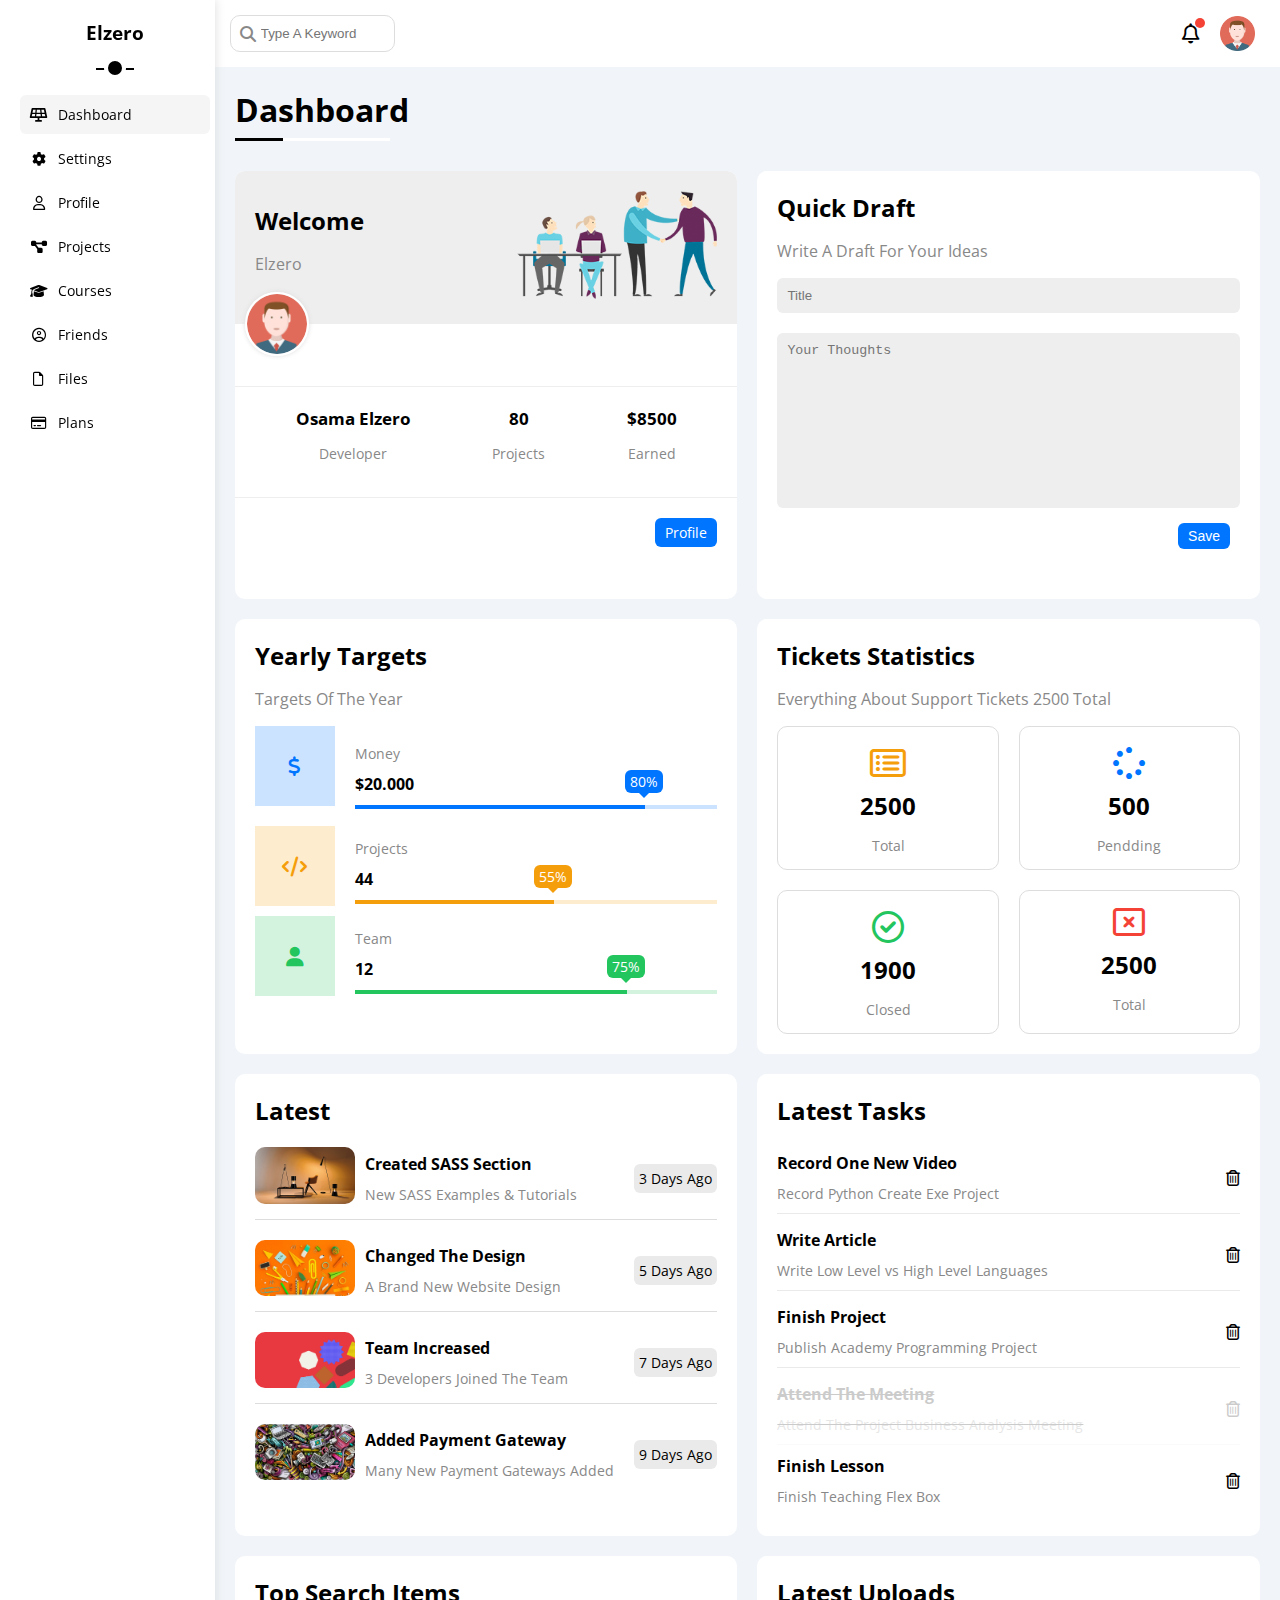
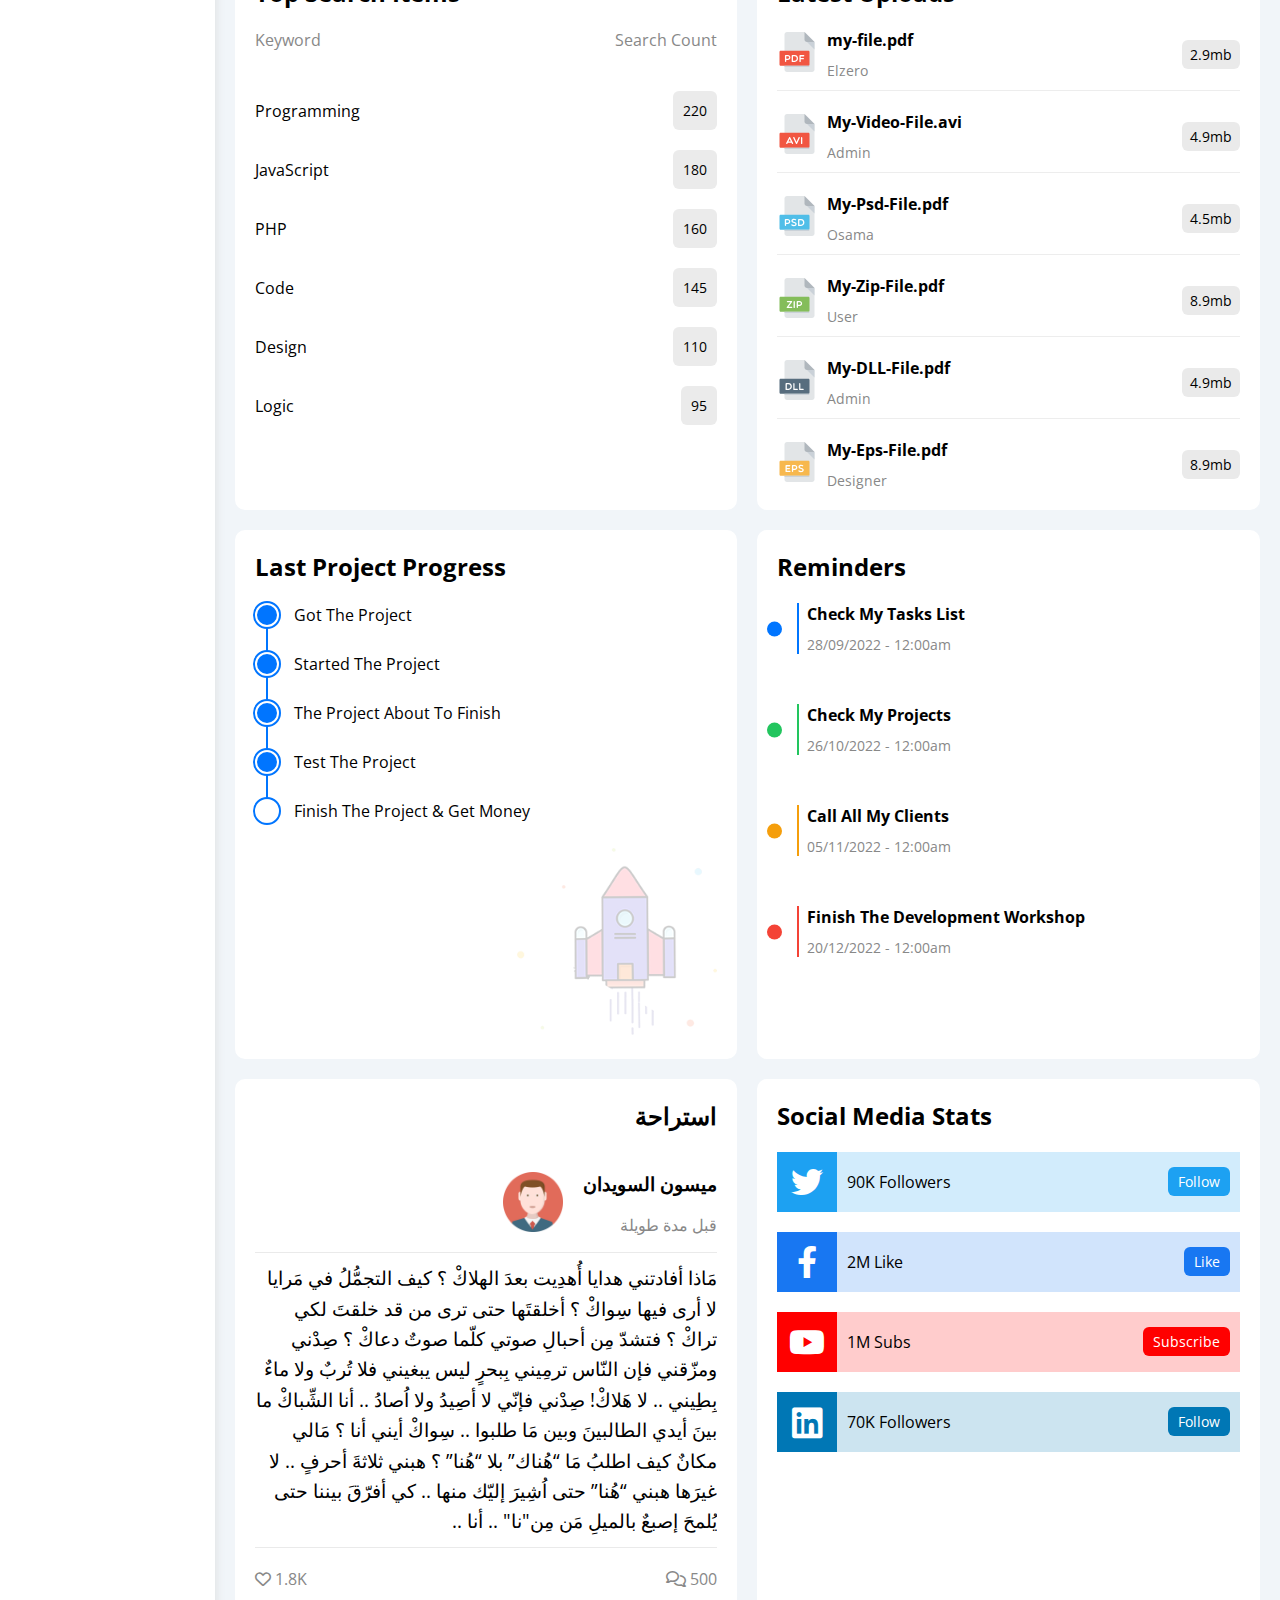
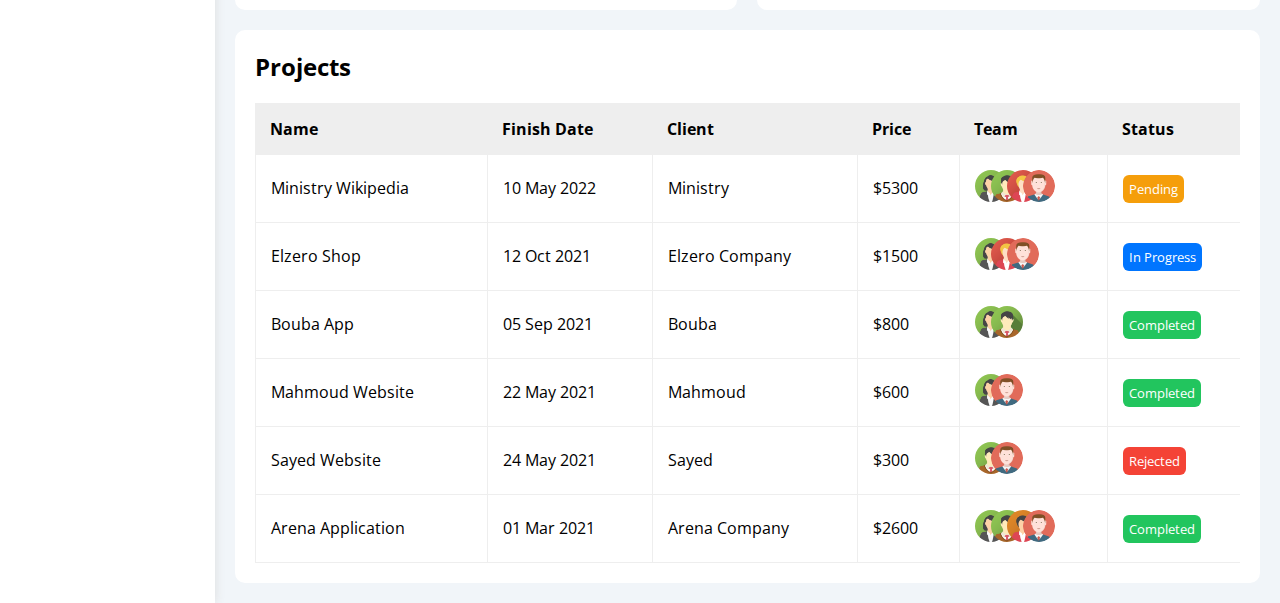
<file: index.html>
<!DOCTYPE html>
<html lang="en">
  <head>
    <meta charset="UTF-8">
    <meta name="viewport" content="width=device-width, initial-scale=1.0">
    <!-- My Framework -->
    <link rel="stylesheet" href="css/framework.css">
    <!-- Main CSS file (unminified) for development and easier reading -->
    <!-- <link rel="stylesheet" href="css/master.css"> -->
    <!-- Main minified CSS file for production -->
    <link rel="stylesheet" href="css/master.min.css">
    <!-- Render All Elements Normally -->
     <link rel="stylesheet" href="css/all.min.css">
    <!-- Google Fonts -->
    <link rel="preconnect" href="https://fonts.googleapis.com">
    <link rel="preconnect" href="https://fonts.gstatic.com" crossorigin>
    <link href="https://fonts.googleapis.com/css2?family=Open+Sans:ital,wght@0,300..800;1,300..800&display=swap" rel="stylesheet">
    <title>Dashboard</title>
  </head>
  <body>
    <div class="page d-flex">
      <div class="sidebar bg-white p-20 p-relative">
        <ul>
          <h3 class="p-relative mt-0 txt-c">Elzero</h3>
          <li>
            <a class="active d-flex align-center fs-14 c-black rad-6 p-10" href="index.html">
              <i class="fa-solid fa-solar-panel fa-fw"></i>
              <span class="hide-mobile ml-10 fs-14">Dashboard</span>
            </a>
          </li>
            <li>
              <a class="d-flex align-center fs-14 c-black rad-6 p-10" href="settings.html">
                <i class="fa-solid fa-gear fa-fw"></i>
                <span class="hide-mobile ml-10 fs-14">Settings</span>
            </a>
          </li>
          <li>
            <a class="d-flex align-center fs-14 c-black rad-6 p-10" href="profile.html">
              <i class="fa-regular fa-user fa-fw"></i>
              <span class="hide-mobile ml-10 fs-14">Profile</span>
            </a>
          </li>
          <li>
            <a class="d-flex align-center fs-14 c-black rad-6 p-10" href="projects.html">
              <i class="fa-solid fa-diagram-project fa-fw"></i>
              <span class="hide-mobile ml-10 fs-14">Projects</span>
            </a>
          </li>
          <li>
            <a class="d-flex align-center fs-14 c-black rad-6 p-10" href="courses.html">
              <i class="fa-solid fa-graduation-cap fa-fw"></i>
              <span class="hide-mobile ml-10 fs-14">Courses</span>
            </a>
          </li>
          <li>
            <a class="d-flex align-center fs-14 c-black rad-6 p-10" href="friends.html">
              <i class="fa-regular fa-circle-user fa-fw"></i>
              <span class="hide-mobile ml-10 fs-14">Friends</span>
            </a>
          </li>
          <li>
            <a class="d-flex align-center fs-14 c-black rad-6 p-10" href="files.html">
              <i class="fa-regular fa-file fa-fw"></i>
              <span class="hide-mobile ml-10 fs-14">Files</span>
            </a>
          </li>
          <li>
            <a class="d-flex align-center fs-14 c-black rad-6 p-10" href="plans.html">
              <i class="fa-regular fa-credit-card fa-fw"></i>
              <span class="hide-mobile ml-10 fs-14">Plans</span>
            </a>
          </li>
        </ul>
      </div>
      <div class="content w-full">
        <!-- #region Start Head -->
         <header class="bg-white p-15 between-flex">
          <div class="search p-relative">
            <input class="rad-10 p-10" type="search" name="keyword" placeholder="Type A Keyword">
          </div>
          <div class="icons d-flex align-center gap-20">
            <i class="p-relative fa-regular fa-bell fa-lg"></i>
            <img class="mr-10" src="images/avatar.png" alt="">
          </div>
         </header>
        <!-- #endregion End Head -->
        <!-- #region Main Title -->
          <h1 class="main-title">Dashboard</h1>
        <!-- #endregion Main Title -->
        <!-- #region Start wrapper -->
          <div class="wrapper d-grid gap-20 mb-20">
            <!-- #region Start Welcome -->
              <div class="welcome bg-white rad-10 txt-c-mobile over-hidden">
                <div class="intro between-flex p-relative p-20 bg-eee">
                  <div class="head">
                    <h3 class="m-0 fs-24">Welcome</h3>
                    <p class="c-grey">Elzero</p>
                  </div>
                  <div class="image hide-mobile">
                    <img src="images/welcome.png" alt="">
                  </div>
                </div>
                <img src="images/avatar.png" alt="" class="avatar">
                <div class="info between-flex p-20 txt-c">
                  <div class="name">
                    <h4>Osama Elzero</h4>
                    <p class="c-grey fs-14">Developer</p>
                  </div>
                  <div class="work">
                    <h4>80</h4>
                    <p class="c-grey fs-14">Projects</p>
                  </div>
                  <div class="money">
                    <h4>$8500</h4>
                    <p class="c-grey fs-14">Earned</p>
                  </div>
                </div>
                <a href="profile.html" class="link c-white bg-blue rad-6 fs-14">Profile</a>
              </div>
            <!-- #endregion End Welcome -->
            <!-- #region Start Quick Draft -->
              <div class="quick-draft p-20 bg-white rad-10 txt-c-mobile over-hidden">
                <div class="head">
                  <h3 class="m-0 fs-24">Quick Draft</h3>
                  <p class="c-grey">Write A Draft For Your Ideas</p>
                </div>
                <form action="">
                  <input type="text" name="title" placeholder="Title" class="w-full mb-20 p-10 rad-6 bg-eee">
                  <textarea name="content" placeholder="Your Thoughts" class="w-full rad-6 p-10 bg-eee"></textarea>
                  <input type="submit" value="Save" class="bg-blue c-white rad-6 fs-14">
                </form>
              </div>
            <!-- #endregion Start Quick Draft -->
            <!-- #region Start Yearly Targets -->
              <div class="yearly-targets bg-white p-20 rad-10">
                <div class="head">
                  <h3 class="m-0 fs-24">Yearly Targets</h3>
                  <p class="c-grey">Targets Of The Year</p>
                </div>
                <div class="box">
                  <div class="progress d-flex gap-20 align-center">
                    <i class="fa-solid fa-dollar-sign fa-lg c-blue p-relative mb-20 bg-blue-light"></i>
                    <div class="prog flex-1">
                      <div class="label">
                        <h4 class="c-grey fs-14 fw-normal m-0 mb-10">Money</h4>
                        <span class="fw-bold mb-10 d-block">$20.000</span>
                      </div>
                      <div class="line w-full bg-blue-light">
                        <div style="width: 80%" class="bg-blue d-block p-relative">
                          <span class="c-white bg-blue rad-6 fs-14">80%</span>
                        </div>
                      </div>
                    </div>
                  </div>
                  <div class="progress d-flex gap-20 align-center">
                    <i class="fa-solid fa-code fa-lg c-orange p-relative mb-10 bg-orange-light"></i>
                    <div class="prog flex-1">
                      <div class="label">
                        <h4 class="c-grey fs-14 fw-normal m-0 mb-10">Projects</h4>
                        <span class="fw-bold mb-10 d-block">44</span>
                      </div>
                      <div class="line w-full bg-orange-light">
                        <div style="width: 55%" class="bg-orange d-block p-relative">
                          <span class="c-white bg-orange rad-6 fs-14">55%</span>
                        </div>
                      </div>
                    </div>
                  </div>
                  <div class="progress d-flex gap-20 align-center">
                    <i class="fa-solid fa-user fa-lg c-green p-relative mb-10 bg-green-light"></i>
                    <div class="prog flex-1">
                      <div class="label">
                        <h4 class="c-grey fs-14 fw-normal m-0 mb-10">Team</h4>
                        <span class="fw-bold mb-10 d-block">12</span>
                      </div>
                      <div class="line w-full bg-green-light">
                        <div style="width: 75%" class="bg-green d-block p-relative">
                          <span class="c-white bg-green rad-6 fs-14">75%</span>
                        </div>
                      </div>
                    </div>
                  </div>
                </div>
              </div>
            <!-- #endregion End Yearly Targets -->
            <!-- #region Start Tickets Statistics -->
              <div class="tickets bg-white p-20 rad-10">
                <div class="head">
                  <h3 class="m-0 fs-24">Tickets Statistics</h3>
                  <p class="c-grey">Everything About Support Tickets 2500 Total</p>
                </div>
                <div class="box d-grid gap-20">
                  <div class="element d-flex rad-10">
                    <i class="mt-20 fa-regular fa-rectangle-list fa-2x mb-10 c-orange"></i>
                    <h3 class="m-0 fs-24">2500</h3>
                    <p class="c-grey fs-14">Total</p>
                  </div>
                  <div class="element d-flex rad-10">
                    <i class="mt-20 fa-solid fa-spinner fa-2x mb-10 c-blue"></i>
                    <h3 class="m-0 fs-24">500</h3>
                    <p class="c-grey fs-14">Pendding</p>
                  </div>
                  <div class="element d-flex rad-10">
                    <i class="mt-20 fa-regular fa-circle-check fa-2x mb-10 c-green"></i>
                    <h3 class="m-0 fs-24">1900</h3>
                    <p class="c-grey fs-14">Closed</p>
                  </div>
                  <div class="element d-flex rad-10">
                    <i class="mt-10 fa-regular fa-rectangle-xmark fa-2x mb-10 c-red"></i>
                    <h3 class="m-0 fs-24">2500</h3>
                    <p class="c-grey fs-14">Total</p>
                  </div>
                </div>
              </div>
            <!-- #endregion End Tickets Statistics -->
            <!-- #region Start Latest News -->
              <div class="latest-news p-20 rad-10 bg-white">
                <div class="head">
                  <h3 class="m-0 fs-24">Latest</h3>
                </div>
                <div class="holder mt-20 between-flex">
                  <div class="box between-flex">
                    <div class="image mr-10">
                      <img class="rad-10" src="images/news-01.png" alt="">
                    </div>
                    <div class="title">
                      <h3 class="m-0 fs-24">Created SASS Section</h3>
                      <p class="m-0 mt-10 fs-14 c-grey">New SASS Examples & Tutorials</p>
                    </div>
                  </div>
                  <div class="last-seen fs-14 p-5 rad-6">3 Days Ago</div>
                </div>
                <div class="holder mt-20 between-flex">
                  <div class="box between-flex">
                    <div class="image mr-10">
                      <img class="rad-10" src="images/news-02.png" alt="">
                    </div>
                    <div class="title">
                      <h3 class="m-0 fs-24">Changed The Design</h3>
                      <p class="m-0 mt-10 fs-14 c-grey">A Brand New Website Design</p>
                    </div>
                  </div>
                  <div class="last-seen fs-14 p-5 rad-6">5 Days Ago</div>
                </div>
                <div class="holder mt-20 between-flex">
                  <div class="box between-flex">
                    <div class="image mr-10">
                      <img class="rad-10" src="images/news-03.png" alt="">
                    </div>
                    <div class="title">
                      <h3 class="m-0 fs-24">Team Increased</h3>
                      <p class="m-0 mt-10 fs-14 c-grey">3 Developers Joined The Team</p>
                    </div>
                  </div>
                  <div class="last-seen fs-14 p-5 rad-6">7 Days Ago</div>
                </div>
                <div class="holder mt-20 between-flex">
                  <div class="box between-flex">
                    <div class="image mr-10">
                      <img class="rad-10" src="images/news-04.png" alt="">
                    </div>
                    <div class="title">
                      <h3 class="m-0 fs-24">Added Payment Gateway</h3>
                      <p class="m-0 mt-10 fs-14 c-grey">Many New Payment Gateways Added</p>
                    </div>
                  </div>
                  <div class="last-seen fs-14 p-5 rad-6">9 Days Ago</div>
                </div>
              </div>
            <!-- #endregion End Latest News -->
            <!-- #region Start Latest Tasks -->
              <div class="latest-tasks p-20 rad-10 bg-white">
                <div class="head mb-20">
                  <h3 class="m-0 fs-24">Latest Tasks</h3>
                </div>
                <div class="holder txt-c-mobile d-flex align-center mb-10 ">
                  <div class="task flex-1">
                    <h3 class="m-0 fs-16">Record One New Video</h3>
                    <p class="m-0 mt-10 fs-14 c-grey">Record Python Create Exe Project</p>
                  </div>
                  <i class="fa-regular fa-trash-can"></i>
                </div>
                <div class="holder txt-c-mobile d-flex align-center mb-10 ">
                  <div class="task flex-1">
                    <h3 class="m-0 fs-16">Write Article</h3>
                    <p class="m-0 mt-10 fs-14 c-grey">Write Low Level vs High Level Languages</p>
                  </div>
                  <i class="fa-regular fa-trash-can"></i>
                </div>
                <div class="holder txt-c-mobile d-flex align-center mb-10 ">
                  <div class="task flex-1">
                    <h3 class="m-0 fs-16">Finish Project</h3>
                    <p class="m-0 mt-10 fs-14 c-grey">Publish Academy Programming Project</p>
                  </div>
                  <i class="fa-regular fa-trash-can"></i>
                </div>
                <div class="holder deleted txt-c-mobile d-flex align-center mb-10 ">
                  <div class="task flex-1">
                    <h3 class="m-0 fs-16">Attend The Meeting</h3>
                    <p class="m-0 mt-10 fs-14 c-grey">Attend The Project Business Analysis Meeting</p>
                  </div>
                  <i class="fa-regular fa-trash-can"></i>
                </div>
                <div class="holder txt-c-mobile d-flex align-center mb-10 ">
                  <div class="task flex-1">
                    <h3 class="m-0 fs-16">Finish Lesson</h3>
                    <p class="m-0 mt-10 fs-14 c-grey">Finish Teaching Flex Box</p>
                  </div>
                  <i class="fa-regular fa-trash-can"></i>
                </div>
              </div>
            <!-- #endregion End Latest Tasks -->
            <!-- #region Start Top Searched Items -->
              <div class="top rad-10 p-20 bg-white">
                <div class="head mb-20">
                  <h3 class="m-0 fs-24 mb-20">Top Search Items</h3>
                  <div class="heads between-flex c-grey">
                    <span>Keyword</span>
                    <span>Search Count</span>
                  </div>
                </div>
                <div class="row between-flex mb-20">
                  <div class="keyword">Programming</div>
                  <div class="search-count p-10 fs-14 rad-6">220</div>
                </div>
                <div class="row between-flex mb-20">
                  <div class="keyword">JavaScript</div>
                  <div class="search-count p-10 fs-14 rad-6">180</div>
                </div>
                <div class="row between-flex mb-20">
                  <div class="keyword">PHP</div>
                  <div class="search-count p-10 fs-14 rad-6">160</div>
                </div>
                <div class="row between-flex mb-20">
                  <div class="keyword">Code</div>
                  <div class="search-count p-10 fs-14 rad-6">145</div>
                </div>
                <div class="row between-flex mb-20">
                  <div class="keyword">Design</div>
                  <div class="search-count p-10 fs-14 rad-6">110</div>
                </div>
                <div class="row between-flex mb-20">
                  <div class="keyword">Logic</div>
                  <div class="search-count p-10 fs-14 rad-6">95</div>
                </div>
              </div>
            <!-- #endregion End Top Searched Items -->
            <!-- #region Start Latest Uploads -->
              <div class="latest-uploads bg-white p-20 rad-10">
                <div class="head">
                  <h3 class="m-0 fs-24">Latest Uploads</h3>
                </div> 
                <div class="holder mt-20 between-flex">
                  <div class="box between-flex">
                    <div class="image mr-10">
                      <img src="images/pdf.svg" alt="">
                    </div>
                    <div class="title">
                      <h3 class="m-0 fs-16">my-file.pdf</h3>
                      <p class="m-0 mt-10 fs-14 c-grey">Elzero</p>
                    </div>
                  </div>
                  <div class="size fs-14 p-5 rad-6">2.9mb</div>
                </div>
                <div class="holder mt-20 between-flex">
                  <div class="box between-flex">
                    <div class="image mr-10">
                      <img src="images/avi.svg" alt="">
                    </div>
                    <div class="title">
                      <h3 class="m-0 fs-16">My-Video-File.avi</h3>
                      <p class="m-0 mt-10 fs-14 c-grey">Admin</p>
                    </div>
                  </div>
                  <div class="size fs-14 p-5 rad-6">4.9mb</div>
                </div>
                <div class="holder mt-20 between-flex">
                  <div class="box between-flex">
                    <div class="image mr-10">
                      <img src="images/psd.svg" alt="">
                    </div>
                    <div class="title">
                      <h3 class="m-0 fs-16">My-Psd-File.pdf</h3>
                      <p class="m-0 mt-10 fs-14 c-grey">Osama</p>
                    </div>
                  </div>
                  <div class="size fs-14 p-5 rad-6">4.5mb</div>
                </div>
                <div class="holder mt-20 between-flex">
                  <div class="box between-flex">
                    <div class="image mr-10">
                      <img src="images/zip.svg" alt="">
                    </div>
                    <div class="title">
                      <h3 class="m-0 fs-16">My-Zip-File.pdf</h3>
                      <p class="m-0 mt-10 fs-14 c-grey">User</p>
                    </div>
                  </div>
                  <div class="size fs-14 p-5 rad-6">8.9mb</div>
                </div>
                <div class="holder mt-20 between-flex">
                  <div class="box between-flex">
                    <div class="image mr-10">
                      <img src="images/dll.svg" alt="">
                    </div>
                    <div class="title">
                      <h3 class="m-0 fs-16">My-DLL-File.pdf</h3>
                      <p class="m-0 mt-10 fs-14 c-grey">Admin</p>
                    </div>
                  </div>
                  <div class="size fs-14 p-5 rad-6">4.9mb</div>
                </div>
                <div class="holder mt-20 between-flex">
                  <div class="box between-flex">
                    <div class="image mr-10">
                      <img src="images/eps.svg" alt="">
                    </div>
                    <div class="title">
                      <h3 class="m-0 fs-16">My-Eps-File.pdf</h3>
                      <p class="m-0 mt-10 fs-14 c-grey">Designer</p>
                    </div>
                  </div>
                  <div class="size fs-14 p-5 rad-6">8.9mb</div>
                </div>
              </div>
            <!-- #endregion End Latest Uploads -->
            <!-- #region Start Last Project Progress -->
              <div class="progress bg-white p-20 rad-10">
                <div class="head mb-20">
                  <h3 class="m-0 fs-24">Last Project Progress</h3>
                </div> 
                <ul class="box p-relative">
                  <li class="p-relative mb-25 d-flex align-center">Got The Project</li>
                  <li class="p-relative mb-25 d-flex align-center">Started The Project</li>
                  <li class="p-relative mb-25 d-flex align-center">The Project About To Finish</li>
                  <li class="p-relative mb-25 d-flex align-center">Test The Project</li>
                  <li class="p-relative mb-25 d-flex align-center">Finish The Project & Get Money</li>
                </ul>
                <div class="image d-flex w-full hide-mobile">
                  <img src="images/project.png" alt="">
                </div>
              </div>
            <!-- #endregion End Last Project Progress -->
            <!-- #region Start Reminders -->
              <div class="reminders bg-white p-20 rad-10">
                <div class="head mb-20">
                  <h3 class="m-0 fs-24">Reminders</h3>
                </div>
                <ul>
                  <li class="p-relative mb-50 pl-20">
                    <div class="label fw-bold fs-16 mb-10">
                      Check My Tasks List
                    </div>
                    <div class="time fs-14 c-grey">
                      28/09/2022 - 12:00am
                    </div>
                  </li>
                  <li class="p-relative mb-50 pl-20">
                    <div class="label fw-bold fs-16 mb-10">
                      Check My Projects
                    </div>
                    <div class="time fs-14 c-grey">
                      26/10/2022 - 12:00am
                    </div>
                  </li>
                  <li class="p-relative mb-50 pl-20">
                    <div class="label fw-bold fs-16 mb-10">
                      Call All My Clients
                    </div>
                    <div class="time fs-14 c-grey">
                      05/11/2022 - 12:00am
                    </div>
                  </li>
                  <li class="p-relative mb-50 pl-20">
                    <div class="label fw-bold fs-16 mb-10">
                      Finish The Development Workshop
                    </div>
                    <div class="time fs-14 c-grey">
                      20/12/2022 - 12:00am
                    </div>
                  </li>
                </ul>
              </div>
            <!-- #endregion End Reminders -->
            <!-- #region Start Latest Post -->
              <div class="latest-post p-20 rad-10 bg-white">
                <div class="head mb-20">
                  <h3 class="m-0 fs-24" dir="rtl">استراحة</h3>
                </div>
                <div class="author d-flex align-center">
                  <img class="mr-20" src="images/avatar.png" alt="">
                  <div class="info">
                    <h3 class="fs-19" dir="rtl">ميسون السويدان</h3>
                    <p class="c-grey" dir="rtl">قبل مدة طويلة</p>
                  </div>
                </div>
                <div class="content">
                  <p class="mt-10 mb-10" dir="rtl">مَاذا أفادتني هدايا أُهدِيت بعدَ الهلاكْ ؟ 
كيف التجمُّلُ في مَرايا 
لا أرى فيها سِواكْ ؟ 
أخلقتَها حتى ترى من قد خلقتَ لكي تراكْ ؟ 
فتشدّ مِن أحبالِ صوتي كلّما صوتٌ دعاكْ ؟ 
صِدْني ومزّقني فإن النّاس ترمِيني 
بِبحرٍ ليس يبغيني 
فلا تُربٌ ولا ماءٌ بِطِيني .. لا هَلاكْ! 
صِدْني فإنّي لا أصِيدُ ولا اُصادُ .. أنا الشِّباكْ
ما بينَ أيدي الطالبينَ 
وبين مَا طلبوا .. سِواكْ 
أيني أنا ؟ مَالي مكانٌ 
كيف اطلبُ مَا “هُناك” بلا “هُنا” ؟ 
هبني ثلاثةَ أحرفٍ .. لا غيرَها 
هبني “هُنا” 
حتى اُشِيرَ إليّك منها .. كي أفرّقَ بيننا 
حتى يُلمحَ إصبعٌ بالميلِ
مَن مِن"نا" .. أنا ..</p>
                </div>
                <div class="likes-coments between-flex c-grey mt-20">
                  <div class="likes">
                    <i class="fa-regular fa-heart"></i>
                    1.8K
                  </div>
                  <div class="coments">
                    <i class="fa-regular fa-comments"></i>
                    500
                  </div>
                </div>
              </div>
            <!-- #endregion Start Latest Post -->
            <!-- #region Start Social Media Stats -->
              <div class="social-stats bg-white rad-10 p-20">
                <div class="head mb-20">
                  <h3 class="m-0 fs-24">Social Media Stats</h3>
                </div>
                <div class="box twitter  between-flex p-10 mb-20">
                  <div class="social d-flex align-center">
                    <i class="fa-brands fa-twitter fa-2x c-white mr-10 txt-c p-relative"></i>
                    90K Followers
                  </div>
                  <div class="button c-white fs-14 rad-6">
                    Follow
                  </div>
                </div>
                <div class="box facebook between-flex p-10 mb-20">
                  <div class="social d-flex align-center">
                    <i class="fa-brands fa-facebook-f fa-2x c-white mr-10 txt-c p-relative"></i>
                    2M Like
                  </div>
                  <div class="button c-white fs-14 rad-6">
                    Like
                  </div>
                </div>
                <div class="box youtube between-flex p-10 mb-20">
                  <div class="social d-flex align-center">
                    <i class="fa-brands fa-youtube fa-2x c-white mr-10 txt-c p-relative"></i>
                    1M Subs
                  </div>
                  <div class="button c-white fs-14 rad-6">
                    Subscribe
                  </div>
                </div>
                <div class="box linkedin between-flex p-10 mb-20">
                  <div class="social d-flex align-center">
                    <i class="fa-brands fa-linkedin  c-white mr-10 txt-c p-relative"></i>
                    70K Followers
                  </div>
                  <div class="button c-white fs-14 rad-6">
                    Follow
                  </div>
                </div>
              </div>
            <!-- #endregion End Social Media Stats -->
          </div>
        <!-- #endregion End wrapper -->
        <!-- #region Start Projects Table -->
          <div class="projects rad-10 p-20 bg-white m-20">
            <div class="head mb-20">
              <h3 class="m-0 fs-24">Projects</h3>
            </div> 
            <div class="responsive-table">
              <table class="fs-15 w-full">
                <thead>
                  <tr>
                    <td>Name</td>
                    <td>Finish Date</td>
                    <td>Client</td>
                    <td>Price</td>
                    <td>Team</td>
                    <td>Status</td>
                  </tr>
                </thead>
                <tbody>
                  <tr>
                    <td>Ministry Wikipedia</td>
                    <td>10 May 2022</td>
                    <td>Ministry</td>
                    <td>$5300</td>
                    <td>
                      <img src="images/team-02.png" alt="" />
                      <img src="images/team-03.png" alt="" />
                      <img src="images/team-05.png" alt="" />
                      <img src="images/avatar.png" alt="" />
                    </td>
                    <td>
                      <span class="label bg-orange c-white">Pending</span>
                    </td>
                  </tr>
                  <tr>
                    <td>Elzero Shop</td>
                    <td>12 Oct 2021</td>
                    <td>Elzero Company</td>
                    <td>$1500</td>
                    <td>
                      <img src="images/team-02.png" alt="" />
                      <img src="images/team-05.png" alt="" />
                      <img src="images/avatar.png" alt="" />
                    </td>
                    <td><span class="label bg-blue c-white">In Progress</span></td>
                  </tr>
                  <tr>
                    <td>Bouba App</td>
                    <td>05 Sep 2021</td>
                    <td>Bouba</td>
                    <td>$800</td>
                    <td>
                      <img src="images/team-02.png" alt="" />
                      <img src="images/team-03.png" alt="" />
                    </td>
                    <td><span class="label bg-green c-white">Completed</span></td>
                  </tr>
                  <tr>
                    <td>Mahmoud Website</td>
                    <td>22 May 2021</td>
                    <td>Mahmoud</td>
                    <td>$600</td>
                    <td>
                      <img src="images/team-02.png" alt="" />
                      <img src="images/avatar.png" alt="" />
                    </td>
                    <td><span class="label bg-green c-white">Completed</span></td>
                  </tr>
                  <tr>
                    <td>Sayed Website</td>
                    <td>24 May 2021</td>
                    <td>Sayed</td>
                    <td>$300</td>
                    <td>
                      <img src="images/team-03.png" alt="" />
                      <img src="images/avatar.png" alt="" />
                    </td>
                    <td><span class="label bg-red c-white">Rejected</span></td>
                  </tr>
                  <tr>
                    <td>Arena Application</td>
                    <td>01 Mar 2021</td>
                    <td>Arena Company</td>
                    <td>$2600</td>
                    <td>
                      <img src="images/team-02.png" alt="" />
                      <img src="images/team-03.png" alt="" />
                      <img src="images/team-04.png" alt="" />
                      <img src="images/avatar.png" alt="" />
                    </td>
                    <td><span class="label bg-green c-white">Completed</span></td>
                  </tr>
                </tbody>
              </table>
            </div>
          </div>
        <!-- #endregion End Projects Table -->
      </div>
    </div>
  </body>
</html>
</file>
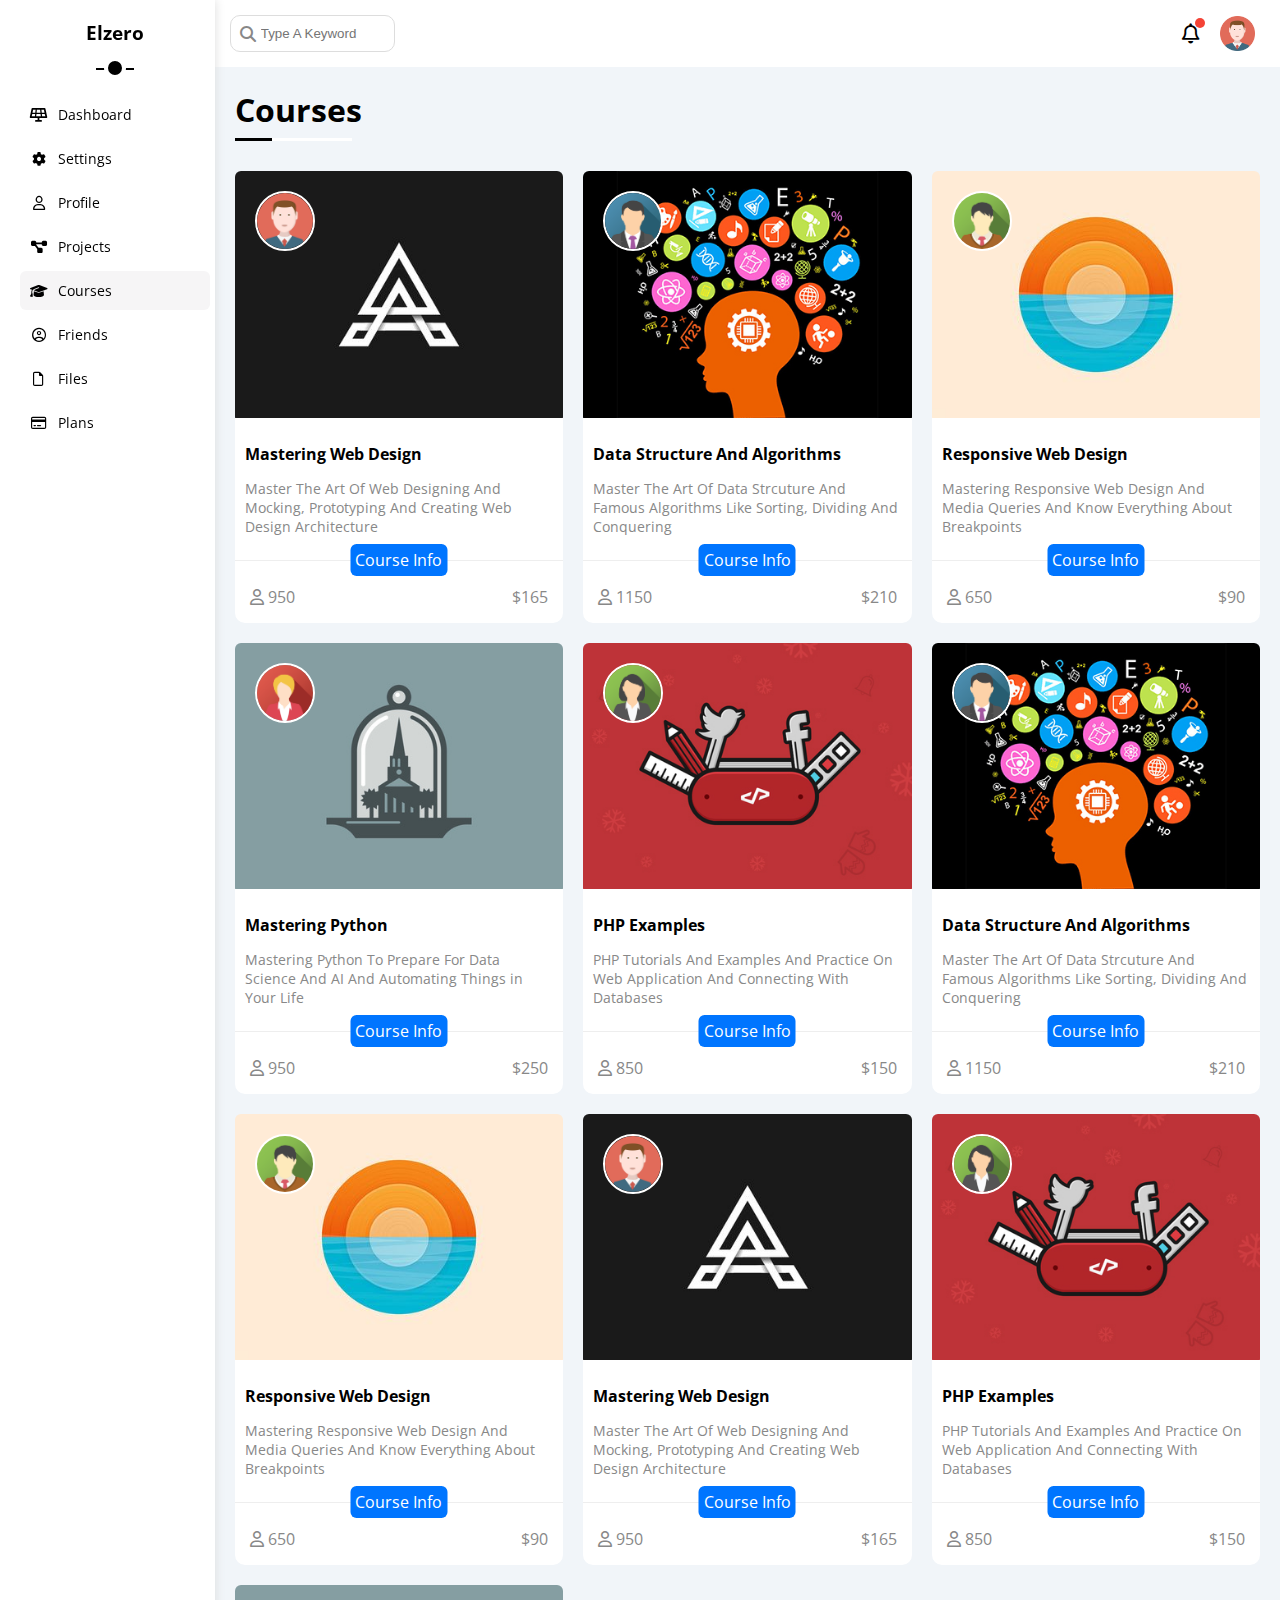
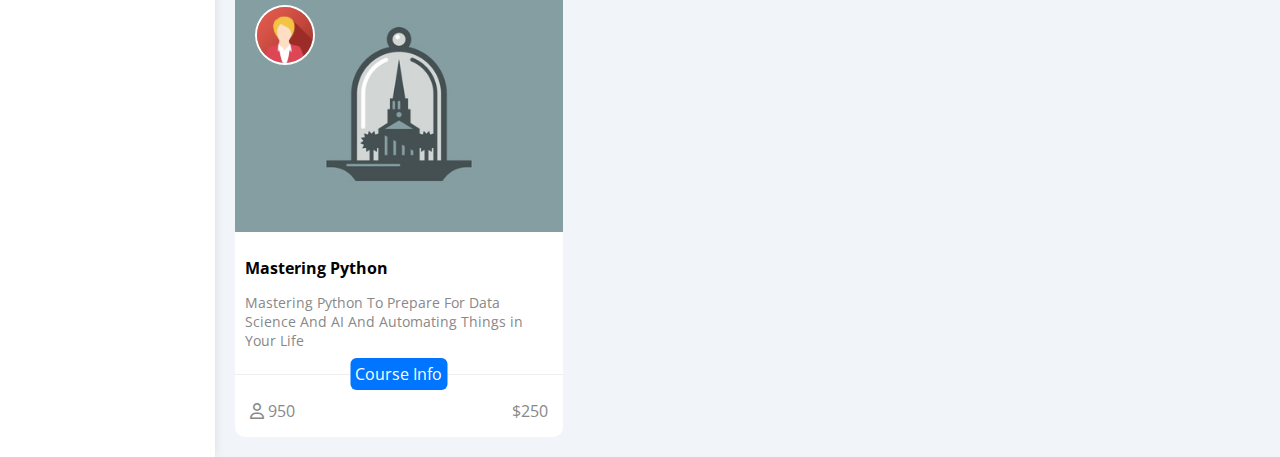
<file: courses.html>
<!DOCTYPE html>
<html lang="en">
  <head>
    <meta charset="UTF-8">
    <meta name="viewport" content="width=device-width, initial-scale=1.0">
    <!-- My Framework -->
    <link rel="stylesheet" href="css/framework.css">
    <!-- Main CSS file (unminified) for development and easier reading -->
    <!-- <link rel="stylesheet" href="css/master.css"> -->
    <!-- Main minified CSS file for production -->
    <link rel="stylesheet" href="css/master.min.css">
    <!-- Render All Elements Normally -->
     <link rel="stylesheet" href="css/all.min.css">
    <!-- Google Fonts -->
    <link rel="preconnect" href="https://fonts.googleapis.com">
    <link rel="preconnect" href="https://fonts.gstatic.com" crossorigin>
    <link href="https://fonts.googleapis.com/css2?family=Open+Sans:ital,wght@0,300..800;1,300..800&display=swap" rel="stylesheet">
    <title>Courses</title>
  </head>
  <body>
    <div class="page d-flex">
      <div class="sidebar bg-white p-20 p-relative">
        <ul>
          <h3 class="p-relative mt-0 txt-c">Elzero</h3>
          <li>
            <a class="d-flex align-center fs-14 c-black rad-6 p-10" href="index.html">
              <i class="fa-solid fa-solar-panel fa-fw"></i>
              <span class="hide-mobile ml-10 fs-14">Dashboard</span>
            </a>
          </li>
            <li>
              <a class="d-flex align-center fs-14 c-black rad-6 p-10" href="settings.html">
                <i class="fa-solid fa-gear fa-fw"></i>
                <span class="hide-mobile ml-10 fs-14">Settings</span>
            </a>
          </li>
          <li>
            <a class="d-flex align-center fs-14 c-black rad-6 p-10" href="profile.html">
              <i class="fa-regular fa-user fa-fw"></i>
              <span class="hide-mobile ml-10 fs-14">Profile</span>
            </a>
          </li>
          <li>
            <a class="d-flex align-center fs-14 c-black rad-6 p-10" href="projects.html">
              <i class="fa-solid fa-diagram-project fa-fw"></i>
              <span class="hide-mobile ml-10 fs-14">Projects</span>
            </a>
          </li>
          <li>
            <a class="active d-flex align-center fs-14 c-black rad-6 p-10" href="courses.html">
              <i class="fa-solid fa-graduation-cap fa-fw"></i>
              <span class="hide-mobile ml-10 fs-14">Courses</span>
            </a>
          </li>
          <li>
            <a class="d-flex align-center fs-14 c-black rad-6 p-10" href="friends.html">
              <i class="fa-regular fa-circle-user fa-fw"></i>
              <span class="hide-mobile ml-10 fs-14">Friends</span>
            </a>
          </li>
          <li>
            <a class="d-flex align-center fs-14 c-black rad-6 p-10" href="files.html">
              <i class="fa-regular fa-file fa-fw"></i>
              <span class="hide-mobile ml-10 fs-14">Files</span>
            </a>
          </li>
          <li>
            <a class="d-flex align-center fs-14 c-black rad-6 p-10" href="plans.html">
              <i class="fa-regular fa-credit-card fa-fw"></i>
              <span class="hide-mobile ml-10 fs-14">Plans</span>
            </a>
          </li>
        </ul>
      </div>
      <div class="content w-full">
        <!-- #region Start Head -->
         <header class="bg-white p-15 between-flex">
          <div class="search p-relative">
            <input class="rad-10 p-10" type="search" name="keyword" placeholder="Type A Keyword">
          </div>
          <div class="icons d-flex align-center gap-20">
            <i class="p-relative fa-regular fa-bell fa-lg"></i>
            <img class="mr-10" src="images/avatar.png" alt="">
          </div>
         </header>
        <!-- #endregion End Head -->
        <!-- #region Main Title -->
          <h1 class="main-title">Courses</h1>
        <!-- #endregion Main Title -->
        <!-- #region Start Courses Page -->
          <div class="courses-page d-grid gap-20 m-20">
            <div class="course bg-white rad-10">
              <div class="image p-relative over-hidden rad-6">
                <img src="images/course-01.jpg" alt="">
                <img src="images/avatar.png" alt="">
              </div>
              <div class="info p-10 p-relative">
                <h4 class="fs-15 m-0 mt-10">Mastering Web Design</h4>
                <p class="fs-14 c-grey">Master The Art Of Web Designing And Mocking, Prototyping And Creating Web Design Architecture</p>
                <a href="" class="more-info p-5 bg-blue c-white fs-12 rad-6">Course Info</a>
              </div>
              <div class="veiws-price between-flex c-grey">
                <div class="veiws fs-12 p-5">
                  <i class="fa-regular fa-user fs-12"></i>
                  950
                </div>
                <div class="veiws fs-12 p-5">
                  $165
                </div>
              </div>
            </div>
            <div class="course bg-white rad-10">
              <div class="image p-relative over-hidden rad-6">
                <img src="images/course-02.jpg" alt="">
                <img src="images/team-01.png" alt="">
              </div>
              <div class="info p-10 p-relative">
                <h4 class="fs-15 m-0 mt-10">Data Structure And Algorithms</h4>
                <p class="fs-14 c-grey">Master The Art Of Data Strcuture And Famous Algorithms Like Sorting, Dividing And Conquering</p>
                <a href="" class="more-info p-5 bg-blue c-white fs-12 rad-6">Course Info</a>
              </div>
              <div class="veiws-price between-flex c-grey">
                <div class="veiws fs-12 p-5">
                  <i class="fa-regular fa-user fs-12"></i>
                  1150
                </div>
                <div class="veiws fs-12 p-5">
                  $210
                </div>
              </div>
            </div>
            <div class="course bg-white rad-10">
              <div class="image p-relative over-hidden rad-6">
                <img src="images/course-03.jpg" alt="">
                <img src="images/team-03.png" alt="">
              </div>
              <div class="info p-10 p-relative">
                <h4 class="fs-15 m-0 mt-10">Responsive Web Design</h4>
                <p class="fs-14 c-grey">Mastering Responsive Web Design And Media Queries And Know Everything About Breakpoints</p>
                <a href="" class="more-info p-5 bg-blue c-white fs-12 rad-6">Course Info</a>
              </div>
              <div class="veiws-price between-flex c-grey">
                <div class="veiws fs-12 p-5">
                  <i class="fa-regular fa-user fs-12"></i>
                  650
                </div>
                <div class="veiws fs-12 p-5">
                  $90
                </div>
              </div>
            </div>
            <div class="course bg-white rad-10">
              <div class="image p-relative over-hidden rad-6">
                <img src="images/course-04.jpg" alt="">
                <img src="images/team-05.png" alt="">
              </div>
              <div class="info p-10 p-relative">
                <h4 class="fs-15 m-0 mt-10">Mastering Python</h4>
                <p class="fs-14 c-grey">Mastering Python To Prepare For Data Science And AI And Automating Things in Your Life</p>
                <a href="" class="more-info p-5 bg-blue c-white fs-12 rad-6">Course Info</a>
              </div>
              <div class="veiws-price between-flex c-grey">
                <div class="veiws fs-12 p-5">
                  <i class="fa-regular fa-user fs-12"></i>
                  950
                </div>
                <div class="veiws fs-12 p-5">
                  $250
                </div>
              </div>
            </div>
            <div class="course bg-white rad-10">
              <div class="image p-relative over-hidden rad-6">
                <img src="images/course-05.jpg" alt="">
                <img src="images/team-02.png" alt="">
              </div>
              <div class="info p-10 p-relative">
                <h4 class="fs-15 m-0 mt-10">PHP Examples</h4>
                <p class="fs-14 c-grey">PHP Tutorials And Examples And Practice On Web Application And Connecting With Databases</p>
                <a href="" class="more-info p-5 bg-blue c-white fs-12 rad-6">Course Info</a>
              </div>
              <div class="veiws-price between-flex c-grey">
                <div class="veiws fs-12 p-5">
                  <i class="fa-regular fa-user fs-12"></i>
                  850
                </div>
                <div class="veiws fs-12 p-5">
                  $150
                </div>
              </div>
            </div>
            <div class="course bg-white rad-10">
              <div class="image p-relative over-hidden rad-6">
                <img src="images/course-02.jpg" alt="">
                <img src="images/team-01.png" alt="">
              </div>
              <div class="info p-10 p-relative">
                <h4 class="fs-15 m-0 mt-10">Data Structure And Algorithms</h4>
                <p class="fs-14 c-grey">Master The Art Of Data Strcuture And Famous Algorithms Like Sorting, Dividing And Conquering</p>
                <a href="" class="more-info p-5 bg-blue c-white fs-12 rad-6">Course Info</a>
              </div>
              <div class="veiws-price between-flex c-grey">
                <div class="veiws fs-12 p-5">
                  <i class="fa-regular fa-user fs-12"></i>
                  1150
                </div>
                <div class="veiws fs-12 p-5">
                  $210
                </div>
              </div>
            </div>
            <div class="course bg-white rad-10">
              <div class="image p-relative over-hidden rad-6">
                <img src="images/course-03.jpg" alt="">
                <img src="images/team-03.png" alt="">
              </div>
              <div class="info p-10 p-relative">
                <h4 class="fs-15 m-0 mt-10">Responsive Web Design</h4>
                <p class="fs-14 c-grey">Mastering Responsive Web Design And Media Queries And Know Everything About Breakpoints</p>
                <a href="" class="more-info p-5 bg-blue c-white fs-12 rad-6">Course Info</a>
              </div>
              <div class="veiws-price between-flex c-grey">
                <div class="veiws fs-12 p-5">
                  <i class="fa-regular fa-user fs-12"></i>
                  650
                </div>
                <div class="veiws fs-12 p-5">
                  $90
                </div>
              </div>
            </div>
            <div class="course bg-white rad-10">
              <div class="image p-relative over-hidden rad-6">
                <img src="images/course-01.jpg" alt="">
                <img src="images/avatar.png" alt="">
              </div>
              <div class="info p-10 p-relative">
                <h4 class="fs-15 m-0 mt-10">Mastering Web Design</h4>
                <p class="fs-14 c-grey">Master The Art Of Web Designing And Mocking, Prototyping And Creating Web Design Architecture</p>
                <a href="" class="more-info p-5 bg-blue c-white fs-12 rad-6">Course Info</a>
              </div>
              <div class="veiws-price between-flex c-grey">
                <div class="veiws fs-12 p-5">
                  <i class="fa-regular fa-user fs-12"></i>
                  950
                </div>
                <div class="veiws fs-12 p-5">
                  $165
                </div>
              </div>
            </div>
            <div class="course bg-white rad-10">
              <div class="image p-relative over-hidden rad-6">
                <img src="images/course-05.jpg" alt="">
                <img src="images/team-02.png" alt="">
              </div>
              <div class="info p-10 p-relative">
                <h4 class="fs-15 m-0 mt-10">PHP Examples</h4>
                <p class="fs-14 c-grey">PHP Tutorials And Examples And Practice On Web Application And Connecting With Databases</p>
                <a href="" class="more-info p-5 bg-blue c-white fs-12 rad-6">Course Info</a>
              </div>
              <div class="veiws-price between-flex c-grey">
                <div class="veiws fs-12 p-5">
                  <i class="fa-regular fa-user fs-12"></i>
                  850
                </div>
                <div class="veiws fs-12 p-5">
                  $150
                </div>
              </div>
            </div>
            <div class="course bg-white rad-10">
              <div class="image p-relative over-hidden rad-6">
                <img src="images/course-04.jpg" alt="">
                <img src="images/team-05.png" alt="">
              </div>
              <div class="info p-10 p-relative">
                <h4 class="fs-15 m-0 mt-10">Mastering Python</h4>
                <p class="fs-14 c-grey">Mastering Python To Prepare For Data Science And AI And Automating Things in Your Life</p>
                <a href="" class="more-info p-5 bg-blue c-white fs-12 rad-6">Course Info</a>
              </div>
              <div class="veiws-price between-flex c-grey">
                <div class="veiws fs-12 p-5">
                  <i class="fa-regular fa-user fs-12"></i>
                  950
                </div>
                <div class="veiws fs-12 p-5">
                  $250
                </div>
              </div>
            </div>  
          </div>
        <!-- #endregion End Courses Page -->
      </div>
    </div>
  </body>
</html>
</file>
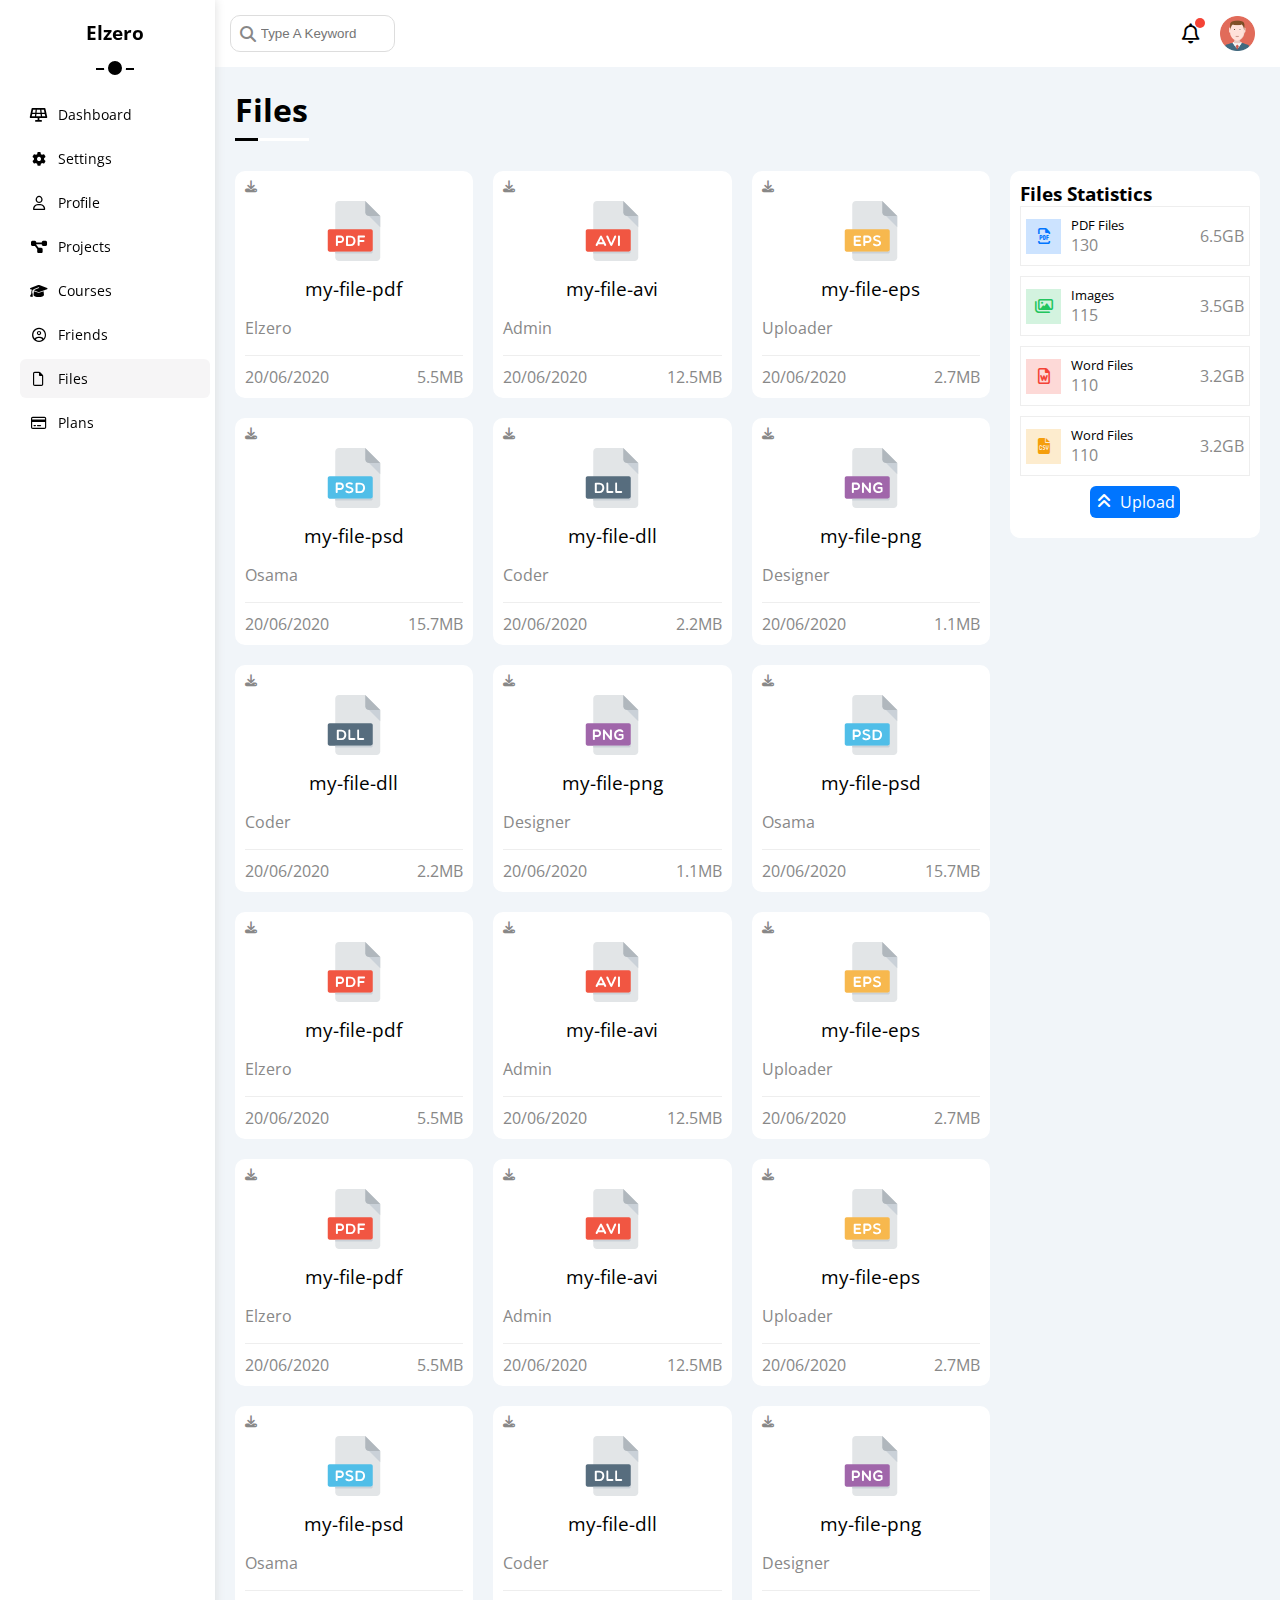
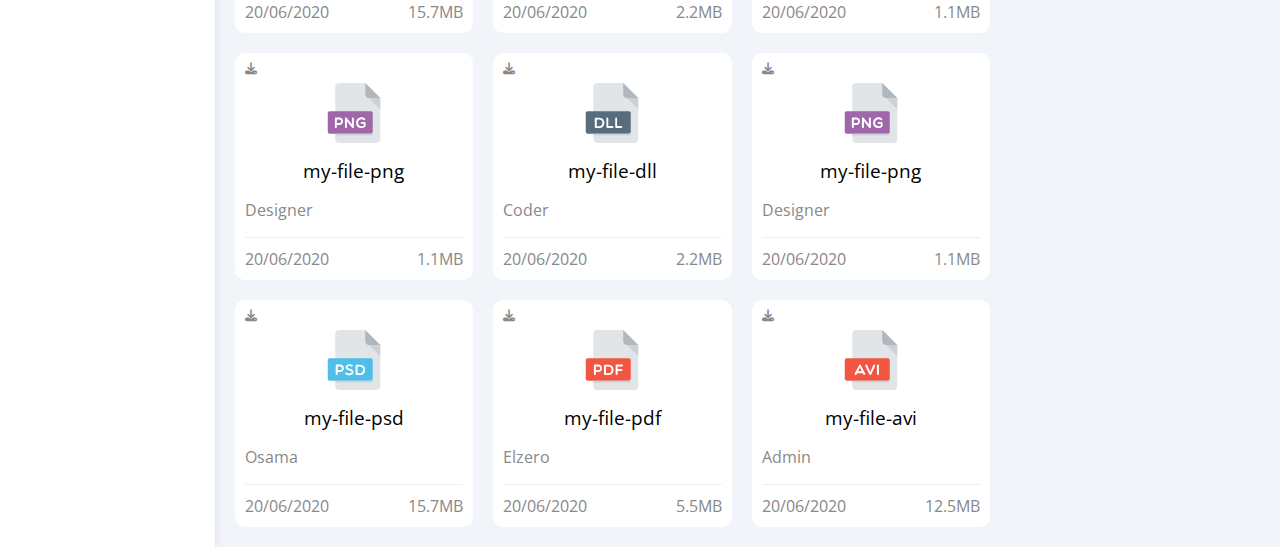
<file: files.html>
<!DOCTYPE html>
<html lang="en">
  <head>
    <meta charset="UTF-8">
    <meta name="viewport" content="width=device-width, initial-scale=1.0">
    <!-- My Framework -->
    <link rel="stylesheet" href="css/framework.css">
    <!-- Main CSS file (unminified) for development and easier reading -->
    <!-- <link rel="stylesheet" href="css/master.css"> -->
    <!-- Main minified CSS file for production -->
    <link rel="stylesheet" href="css/master.min.css">
    <!-- Render All Elements Normally -->
     <link rel="stylesheet" href="css/all.min.css">
    <!-- Google Fonts -->
    <link rel="preconnect" href="https://fonts.googleapis.com">
    <link rel="preconnect" href="https://fonts.gstatic.com" crossorigin>
    <link href="https://fonts.googleapis.com/css2?family=Open+Sans:ital,wght@0,300..800;1,300..800&display=swap" rel="stylesheet">
    <title>Files</title>
  </head>
  <body>
    <div class="page d-flex">
      <div class="sidebar bg-white p-20 p-relative">
        <ul>
          <h3 class="p-relative mt-0 txt-c">Elzero</h3>
          <li>
            <a class="d-flex align-center fs-14 c-black rad-6 p-10" href="index.html">
              <i class="fa-solid fa-solar-panel fa-fw"></i>
              <span class="hide-mobile ml-10 fs-14">Dashboard</span>
            </a>
          </li>
            <li>
              <a class="d-flex align-center fs-14 c-black rad-6 p-10" href="settings.html">
                <i class="fa-solid fa-gear fa-fw"></i>
                <span class="hide-mobile ml-10 fs-14">Settings</span>
            </a>
          </li>
          <li>
            <a class="d-flex align-center fs-14 c-black rad-6 p-10" href="profile.html">
              <i class="fa-regular fa-user fa-fw"></i>
              <span class="hide-mobile ml-10 fs-14">Profile</span>
            </a>
          </li>
          <li>
            <a class="d-flex align-center fs-14 c-black rad-6 p-10" href="projects.html">
              <i class="fa-solid fa-diagram-project fa-fw"></i>
              <span class="hide-mobile ml-10 fs-14">Projects</span>
            </a>
          </li>
          <li>
            <a class="d-flex align-center fs-14 c-black rad-6 p-10" href="courses.html">
              <i class="fa-solid fa-graduation-cap fa-fw"></i>
              <span class="hide-mobile ml-10 fs-14">Courses</span>
            </a>
          </li>
          <li>
            <a class="d-flex align-center fs-14 c-black rad-6 p-10" href="friends.html">
              <i class="fa-regular fa-circle-user fa-fw"></i>
              <span class="hide-mobile ml-10 fs-14">Friends</span>
            </a>
          </li>
          <li>
            <a class="active d-flex align-center fs-14 c-black rad-6 p-10" href="files.html">
              <i class="fa-regular fa-file fa-fw"></i>
              <span class="hide-mobile ml-10 fs-14">Files</span>
            </a>
          </li>
          <li>
            <a class="d-flex align-center fs-14 c-black rad-6 p-10" href="plans.html">
              <i class="fa-regular fa-credit-card fa-fw"></i>
              <span class="hide-mobile ml-10 fs-14">Plans</span>
            </a>
          </li>
        </ul>
      </div>
      <div class="content w-full">
        <!-- #region Start Head -->
         <header class="bg-white p-15 between-flex">
          <div class="search p-relative">
            <input class="rad-10 p-10" type="search" name="keyword" placeholder="Type A Keyword">
          </div>
          <div class="icons d-flex align-center gap-20">
            <i class="p-relative fa-regular fa-bell fa-lg"></i>
            <img class="mr-10" src="images/avatar.png" alt="">
          </div>
         </header>
        <!-- #endregion End Head -->
        <!-- #region Main Title -->
          <h1 class="main-title">Files</h1>
        <!-- #endregion Main Title -->
        <!-- #region Start Filse Page -->
				  <div class="files-page d-flex m-20 gap-20">
						<div class="upload rad-10 bg-white p-10">
							<h3 class="m-0">Files Statistics</h3>
							<div class="box">
								<div class="row p-5 between-flex">
									<div class="info d-flex align-center">
										<i class="fa-regular fa-file-pdf fa-lg c-blue fs-12 mr-10 blue"></i>
										<div class="text">
											<h5 class="fw-normal fs-13 m-0">PDF Files</h5>
											<p class="fs-12 c-grey m-0">130</p>
										</div>
									</div>
									<div class="size c-grey fs-12">6.5GB</div>
								</div>
								<div class="row p-5 between-flex">
									<div class="info d-flex align-center">
										<i class="fa-regular fa-images fa-lg green c-green fs-12 mr-10"></i>
										<div class="text">
											<h5 class="fw-normal fs-13 m-0">Images</h5>
											<p class="fs-12 c-grey m-0">115</p>
										</div>
									</div>
									<div class="size c-grey fs-12">3.5GB</div>
								</div>
								<div class="row p-5 between-flex">
									<div class="info d-flex align-center">
										<i class="fa-regular fa-file-word fa-lg red c-red fs-12 mr-10"></i>
										<div class="text">
											<h5 class="fw-normal fs-13 m-0">Word Files</h5>
											<p class="fs-12 c-grey m-0">110</p>
										</div>
									</div>
									<div class="size c-grey fs-12">3.2GB</div>
								</div>
								<div class="row p-5 between-flex">
									<div class="info d-flex align-center">
										<i class="fa-solid fa-file-csv fa-lg orange c-orange fs-12 mr-10"></i>
										<div class="text">
											<h5 class="fw-normal fs-13 m-0">Word Files</h5>
											<p class="fs-12 c-grey m-0">110</p>
										</div>
									</div>
									<div class="size c-grey fs-12">3.2GB</div>
								</div>
								<div class="container">
									<a href="" class="button p-5 bg-blue c-white fs-12 rad-6">Upload</a>
									<i class="fa-solid fa-angles-up mr-10 c-white	fs-12"></i>
								</div>
							</div>
						</div>
						<div class="files d-grid gap-20">
							<div class="file bg-white rad-10 p-10 p-relative">
								<i class="fa-solid fa-download c-grey"></i>
								<img src="images/pdf.svg" alt="">
								<h3 class="fs-13 fw-normal m-0">my-file-pdf</h3>
								<p class="w-full c-grey fs-13">Elzero</p>
								<div class="date-size between-flex w-full">
									<div class="date fs-12 c-grey">20/06/2020</div>
									<div class="size fs-12 c-grey">5.5MB</div>
								</div>
							</div>
							<div class="file bg-white rad-10 p-10 p-relative">
								<i class="fa-solid fa-download c-grey"></i>
								<img src="images/avi.svg" alt="">
								<h3 class="fs-13 fw-normal m-0">my-file-avi</h3>
								<p class="w-full c-grey fs-13">Admin</p>
								<div class="date-size between-flex w-full">
									<div class="date fs-12 c-grey">20/06/2020</div>
									<div class="size fs-12 c-grey">12.5MB</div>
								</div>
							</div>
							<div class="file bg-white rad-10 p-10 p-relative">
								<i class="fa-solid fa-download c-grey"></i>
								<img src="images/eps.svg" alt="">
								<h3 class="fs-13 fw-normal m-0">my-file-eps</h3>
								<p class="w-full c-grey fs-13">Uploader</p>
								<div class="date-size between-flex w-full">
									<div class="date fs-12 c-grey">20/06/2020</div>
									<div class="size fs-12 c-grey">2.7MB</div>
								</div>
							</div>
							<div class="file bg-white rad-10 p-10 p-relative">
								<i class="fa-solid fa-download c-grey"></i>
								<img src="images/psd.svg" alt="">
								<h3 class="fs-13 fw-normal m-0">my-file-psd</h3>
								<p class="w-full c-grey fs-13">Osama</p>
								<div class="date-size between-flex w-full">
									<div class="date fs-12 c-grey">20/06/2020</div>
									<div class="size fs-12 c-grey">15.7MB</div>
								</div>
							</div>	
							<div class="file bg-white rad-10 p-10 p-relative">
								<i class="fa-solid fa-download c-grey"></i>
								<img src="images/dll.svg" alt="">
								<h3 class="fs-13 fw-normal m-0">my-file-dll</h3>
								<p class="w-full c-grey fs-13">Coder</p>
								<div class="date-size between-flex w-full">
									<div class="date fs-12 c-grey">20/06/2020</div>
									<div class="size fs-12 c-grey">2.2MB</div>
								</div>
							</div>			
							<div class="file bg-white rad-10 p-10 p-relative">
								<i class="fa-solid fa-download c-grey"></i>
								<img src="images/png.svg" alt="">
								<h3 class="fs-13 fw-normal m-0">my-file-png</h3>
								<p class="w-full c-grey fs-13">Designer</p>
								<div class="date-size between-flex w-full">
									<div class="date fs-12 c-grey">20/06/2020</div>
									<div class="size fs-12 c-grey">1.1MB</div>
								</div>
							</div>	
							<div class="file bg-white rad-10 p-10 p-relative">
								<i class="fa-solid fa-download c-grey"></i>
								<img src="images/dll.svg" alt="">
								<h3 class="fs-13 fw-normal m-0">my-file-dll</h3>
								<p class="w-full c-grey fs-13">Coder</p>
								<div class="date-size between-flex w-full">
									<div class="date fs-12 c-grey">20/06/2020</div>
									<div class="size fs-12 c-grey">2.2MB</div>
								</div>
							</div>			
							<div class="file bg-white rad-10 p-10 p-relative">
								<i class="fa-solid fa-download c-grey"></i>
								<img src="images/png.svg" alt="">
								<h3 class="fs-13 fw-normal m-0">my-file-png</h3>
								<p class="w-full c-grey fs-13">Designer</p>
								<div class="date-size between-flex w-full">
									<div class="date fs-12 c-grey">20/06/2020</div>
									<div class="size fs-12 c-grey">1.1MB</div>
								</div>
							</div>
							<div class="file bg-white rad-10 p-10 p-relative">
								<i class="fa-solid fa-download c-grey"></i>
								<img src="images/psd.svg" alt="">
								<h3 class="fs-13 fw-normal m-0">my-file-psd</h3>
								<p class="w-full c-grey fs-13">Osama</p>
								<div class="date-size between-flex w-full">
									<div class="date fs-12 c-grey">20/06/2020</div>
									<div class="size fs-12 c-grey">15.7MB</div>
								</div>
							</div>	
							<div class="file bg-white rad-10 p-10 p-relative">
								<i class="fa-solid fa-download c-grey"></i>
								<img src="images/pdf.svg" alt="">
								<h3 class="fs-13 fw-normal m-0">my-file-pdf</h3>
								<p class="w-full c-grey fs-13">Elzero</p>
								<div class="date-size between-flex w-full">
									<div class="date fs-12 c-grey">20/06/2020</div>
									<div class="size fs-12 c-grey">5.5MB</div>
								</div>
							</div>
							<div class="file bg-white rad-10 p-10 p-relative">
								<i class="fa-solid fa-download c-grey"></i>
								<img src="images/avi.svg" alt="">
								<h3 class="fs-13 fw-normal m-0">my-file-avi</h3>
								<p class="w-full c-grey fs-13">Admin</p>
								<div class="date-size between-flex w-full">
									<div class="date fs-12 c-grey">20/06/2020</div>
									<div class="size fs-12 c-grey">12.5MB</div>
								</div>
							</div>
							<div class="file bg-white rad-10 p-10 p-relative">
								<i class="fa-solid fa-download c-grey"></i>
								<img src="images/eps.svg" alt="">
								<h3 class="fs-13 fw-normal m-0">my-file-eps</h3>
								<p class="w-full c-grey fs-13">Uploader</p>
								<div class="date-size between-flex w-full">
									<div class="date fs-12 c-grey">20/06/2020</div>
									<div class="size fs-12 c-grey">2.7MB</div>
								</div>
							</div>
							<div class="file bg-white rad-10 p-10 p-relative">
								<i class="fa-solid fa-download c-grey"></i>
								<img src="images/pdf.svg" alt="">
								<h3 class="fs-13 fw-normal m-0">my-file-pdf</h3>
								<p class="w-full c-grey fs-13">Elzero</p>
								<div class="date-size between-flex w-full">
									<div class="date fs-12 c-grey">20/06/2020</div>
									<div class="size fs-12 c-grey">5.5MB</div>
								</div>
							</div>
							<div class="file bg-white rad-10 p-10 p-relative">
								<i class="fa-solid fa-download c-grey"></i>
								<img src="images/avi.svg" alt="">
								<h3 class="fs-13 fw-normal m-0">my-file-avi</h3>
								<p class="w-full c-grey fs-13">Admin</p>
								<div class="date-size between-flex w-full">
									<div class="date fs-12 c-grey">20/06/2020</div>
									<div class="size fs-12 c-grey">12.5MB</div>
								</div>
							</div>
							<div class="file bg-white rad-10 p-10 p-relative">
								<i class="fa-solid fa-download c-grey"></i>
								<img src="images/eps.svg" alt="">
								<h3 class="fs-13 fw-normal m-0">my-file-eps</h3>
								<p class="w-full c-grey fs-13">Uploader</p>
								<div class="date-size between-flex w-full">
									<div class="date fs-12 c-grey">20/06/2020</div>
									<div class="size fs-12 c-grey">2.7MB</div>
								</div>
							</div>
							<div class="file bg-white rad-10 p-10 p-relative">
								<i class="fa-solid fa-download c-grey"></i>
								<img src="images/psd.svg" alt="">
								<h3 class="fs-13 fw-normal m-0">my-file-psd</h3>
								<p class="w-full c-grey fs-13">Osama</p>
								<div class="date-size between-flex w-full">
									<div class="date fs-12 c-grey">20/06/2020</div>
									<div class="size fs-12 c-grey">15.7MB</div>
								</div>
							</div>	
							<div class="file bg-white rad-10 p-10 p-relative">
								<i class="fa-solid fa-download c-grey"></i>
								<img src="images/dll.svg" alt="">
								<h3 class="fs-13 fw-normal m-0">my-file-dll</h3>
								<p class="w-full c-grey fs-13">Coder</p>
								<div class="date-size between-flex w-full">
									<div class="date fs-12 c-grey">20/06/2020</div>
									<div class="size fs-12 c-grey">2.2MB</div>
								</div>
							</div>			
							<div class="file bg-white rad-10 p-10 p-relative">
								<i class="fa-solid fa-download c-grey"></i>
								<img src="images/png.svg" alt="">
								<h3 class="fs-13 fw-normal m-0">my-file-png</h3>
								<p class="w-full c-grey fs-13">Designer</p>
								<div class="date-size between-flex w-full">
									<div class="date fs-12 c-grey">20/06/2020</div>
									<div class="size fs-12 c-grey">1.1MB</div>
								</div>
							</div>
							<div class="file bg-white rad-10 p-10 p-relative">
								<i class="fa-solid fa-download c-grey"></i>
								<img src="images/png.svg" alt="">
								<h3 class="fs-13 fw-normal m-0">my-file-png</h3>
								<p class="w-full c-grey fs-13">Designer</p>
								<div class="date-size between-flex w-full">
									<div class="date fs-12 c-grey">20/06/2020</div>
									<div class="size fs-12 c-grey">1.1MB</div>
								</div>
							</div>	
							<div class="file bg-white rad-10 p-10 p-relative">
								<i class="fa-solid fa-download c-grey"></i>
								<img src="images/dll.svg" alt="">
								<h3 class="fs-13 fw-normal m-0">my-file-dll</h3>
								<p class="w-full c-grey fs-13">Coder</p>
								<div class="date-size between-flex w-full">
									<div class="date fs-12 c-grey">20/06/2020</div>
									<div class="size fs-12 c-grey">2.2MB</div>
								</div>
							</div>			
							<div class="file bg-white rad-10 p-10 p-relative">
								<i class="fa-solid fa-download c-grey"></i>
								<img src="images/png.svg" alt="">
								<h3 class="fs-13 fw-normal m-0">my-file-png</h3>
								<p class="w-full c-grey fs-13">Designer</p>
								<div class="date-size between-flex w-full">
									<div class="date fs-12 c-grey">20/06/2020</div>
									<div class="size fs-12 c-grey">1.1MB</div>
								</div>
							</div>
							<div class="file bg-white rad-10 p-10 p-relative">
								<i class="fa-solid fa-download c-grey"></i>
								<img src="images/psd.svg" alt="">
								<h3 class="fs-13 fw-normal m-0">my-file-psd</h3>
								<p class="w-full c-grey fs-13">Osama</p>
								<div class="date-size between-flex w-full">
									<div class="date fs-12 c-grey">20/06/2020</div>
									<div class="size fs-12 c-grey">15.7MB</div>
								</div>
							</div>	
							<div class="file bg-white rad-10 p-10 p-relative">
								<i class="fa-solid fa-download c-grey"></i>
								<img src="images/pdf.svg" alt="">
								<h3 class="fs-13 fw-normal m-0">my-file-pdf</h3>
								<p class="w-full c-grey fs-13">Elzero</p>
								<div class="date-size between-flex w-full">
									<div class="date fs-12 c-grey">20/06/2020</div>
									<div class="size fs-12 c-grey">5.5MB</div>
								</div>
							</div>
							<div class="file bg-white rad-10 p-10 p-relative">
								<i class="fa-solid fa-download c-grey"></i>
								<img src="images/avi.svg" alt="">
								<h3 class="fs-13 fw-normal m-0">my-file-avi</h3>
								<p class="w-full c-grey fs-13">Admin</p>
								<div class="date-size between-flex w-full">
									<div class="date fs-12 c-grey">20/06/2020</div>
									<div class="size fs-12 c-grey">12.5MB</div>
								</div>
							</div>																																																										
					  </div>
					</div>
        <!-- #endregion End Files Page -->
      </div>
    </div>
  </body>
</html>
</file>
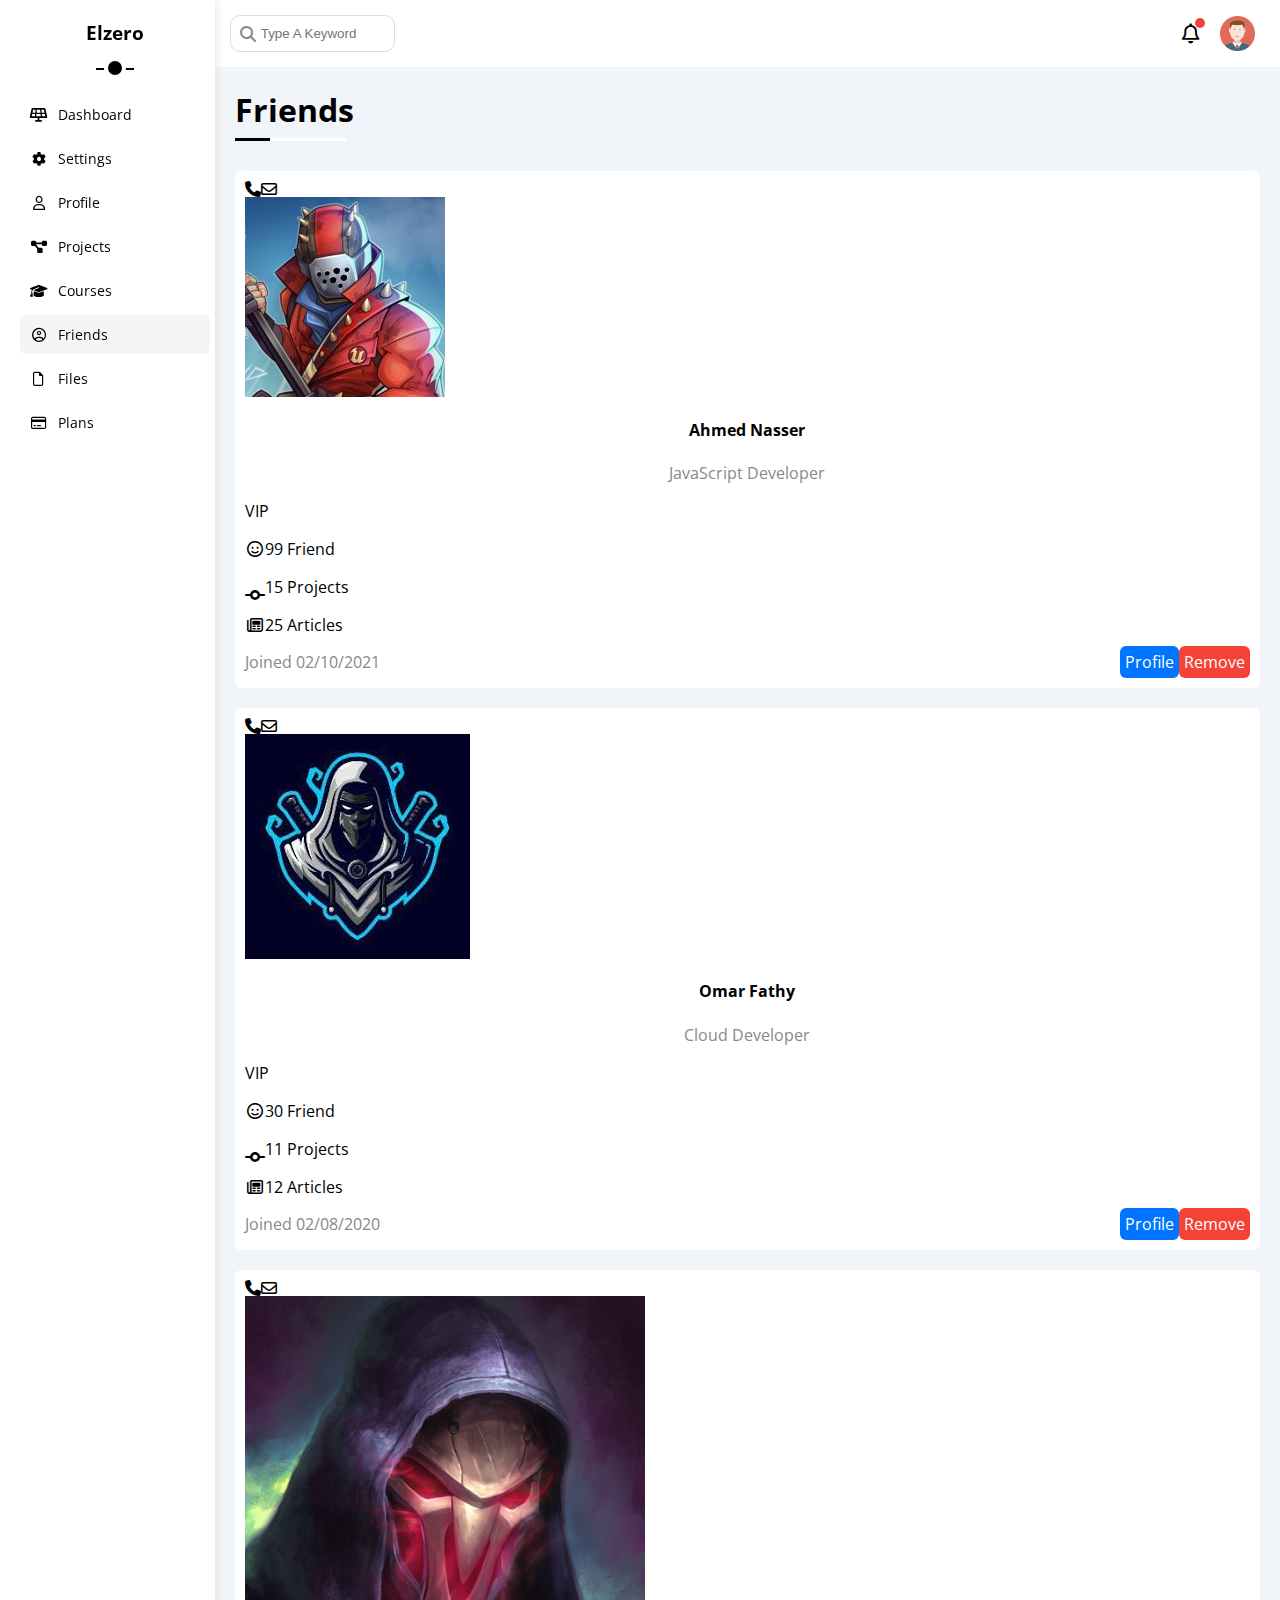
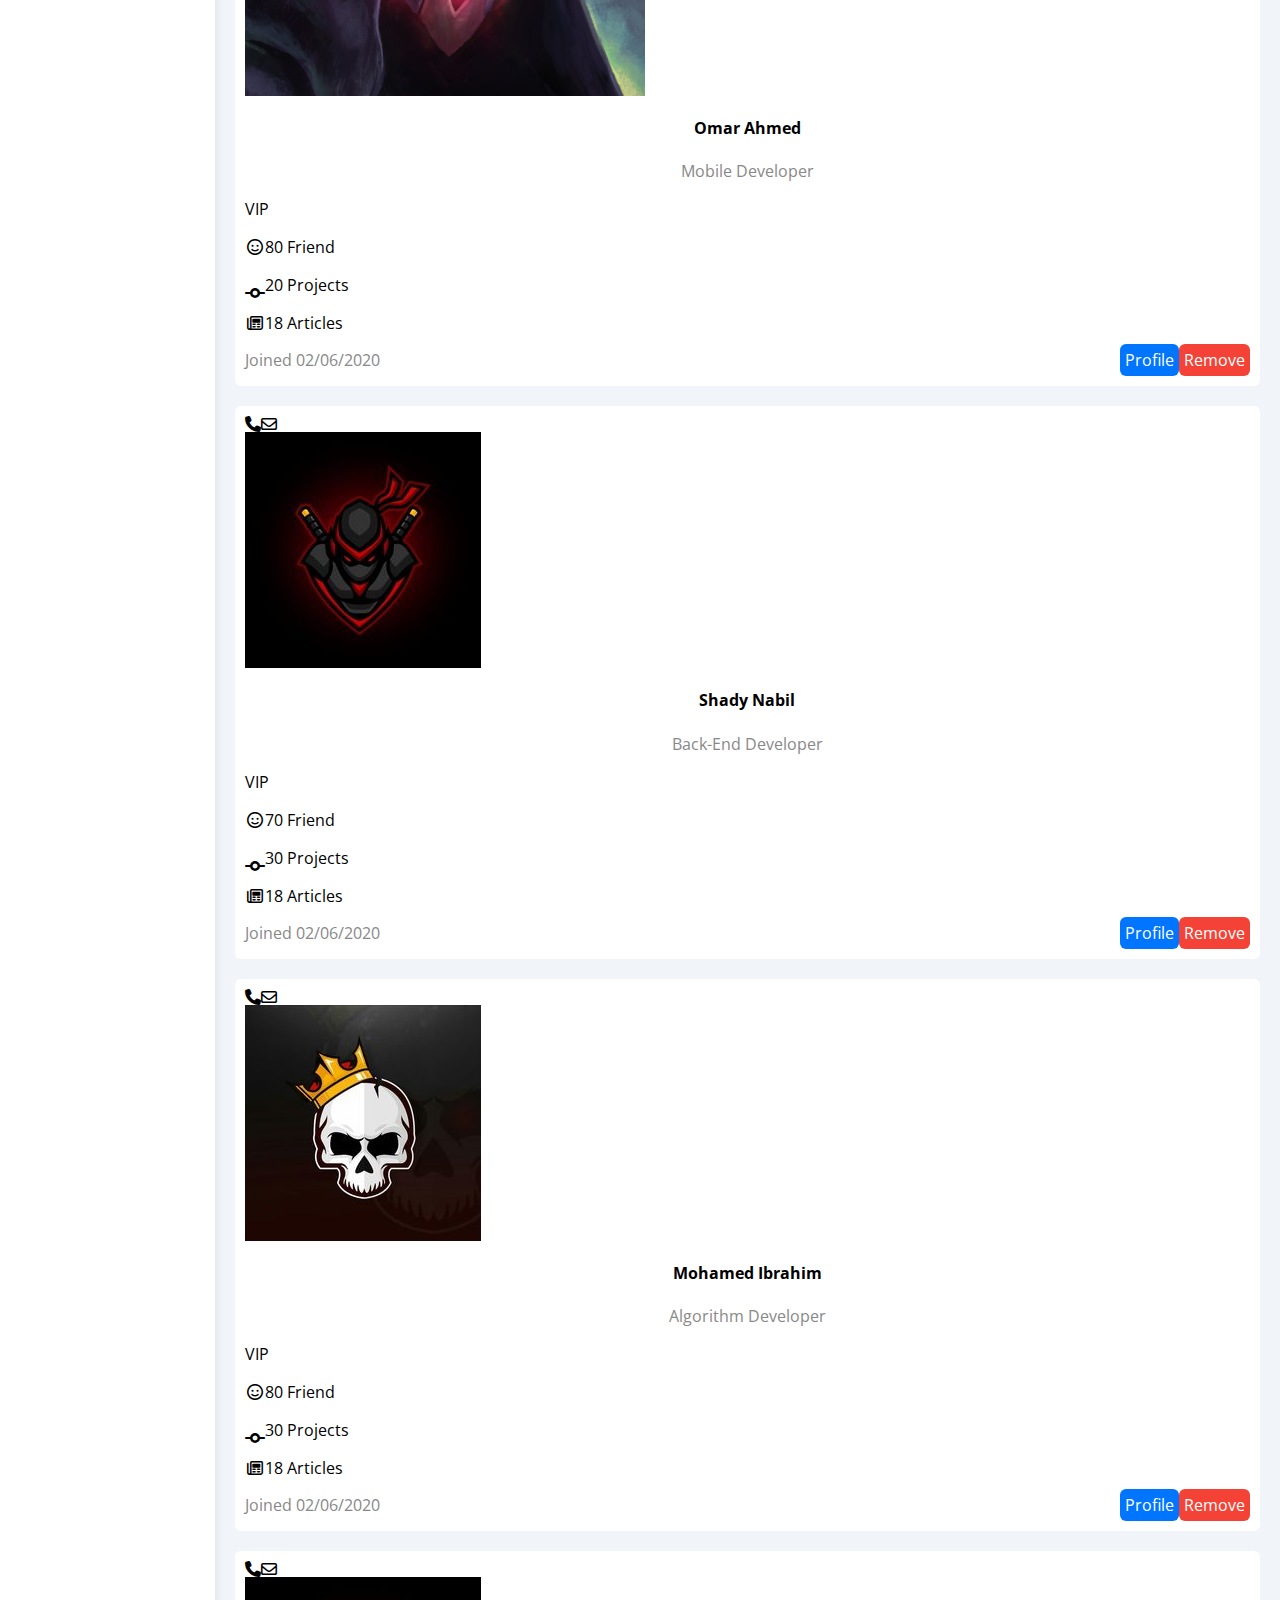
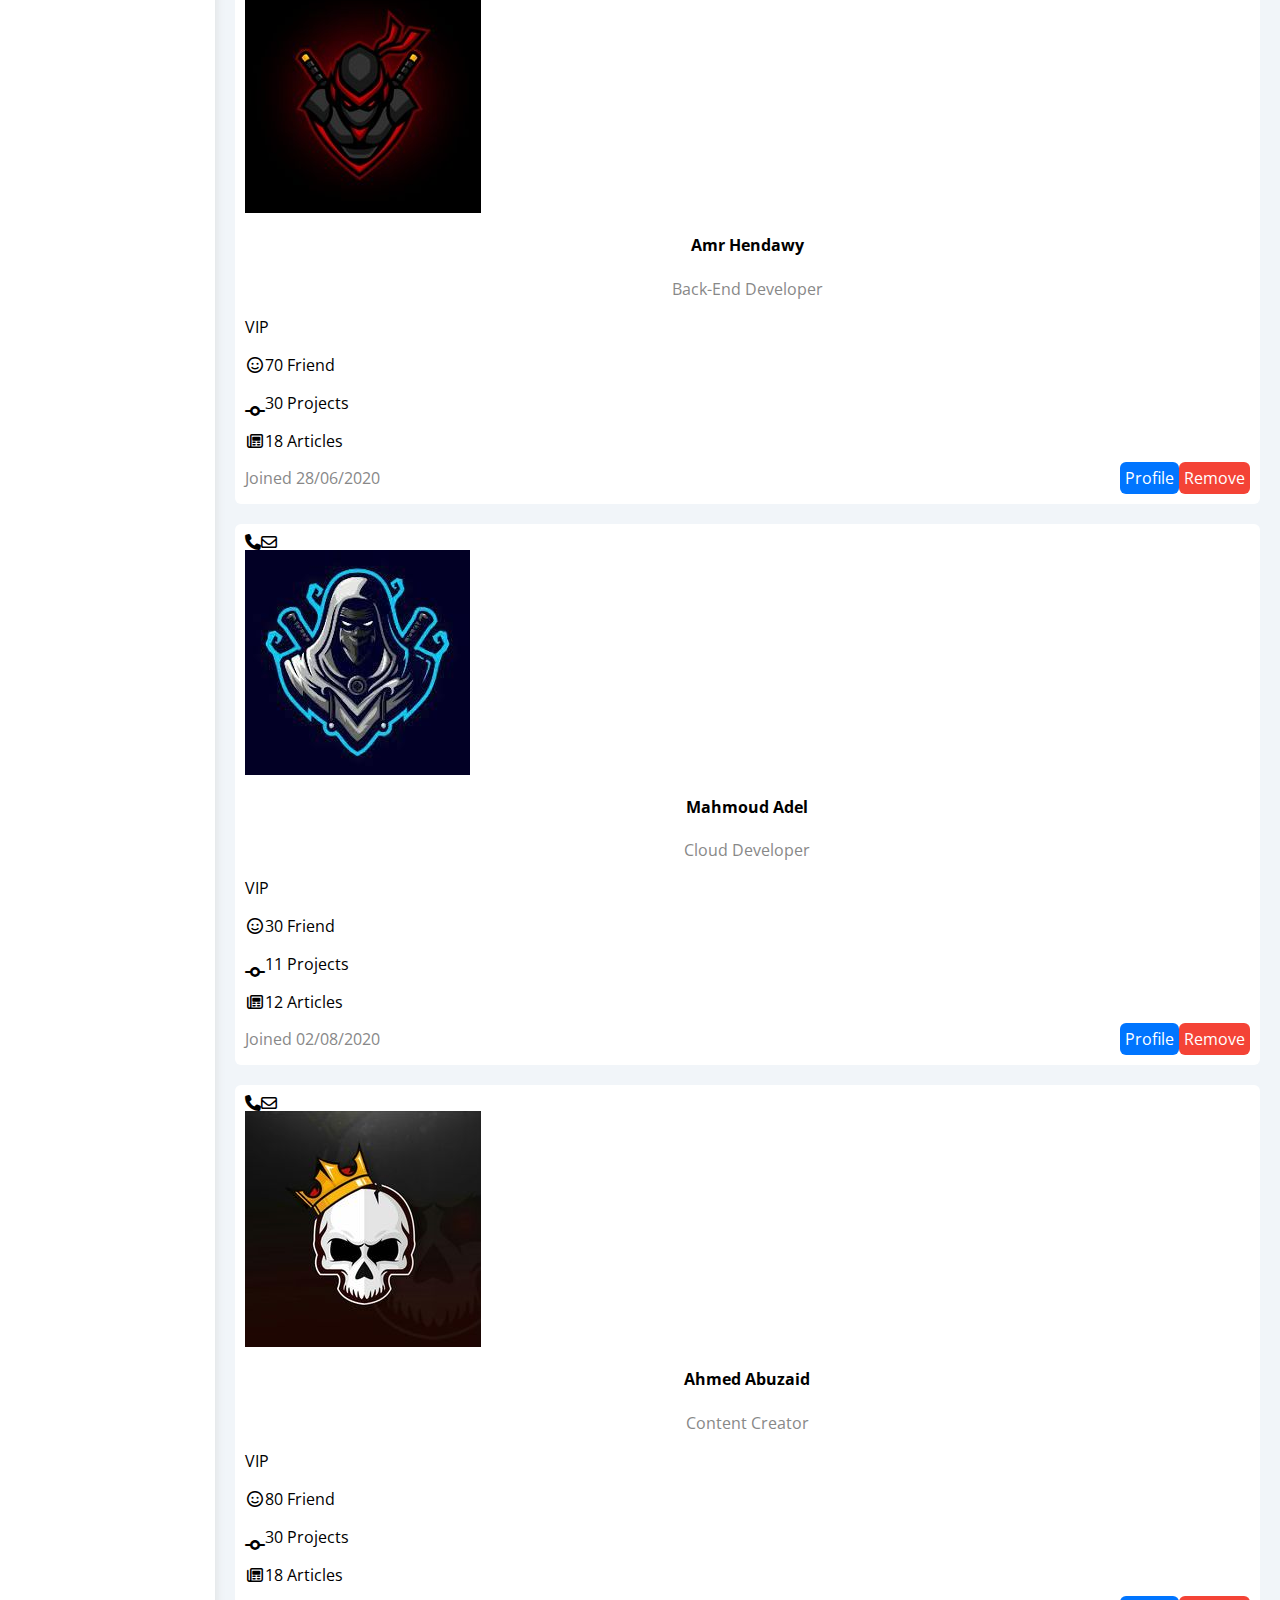
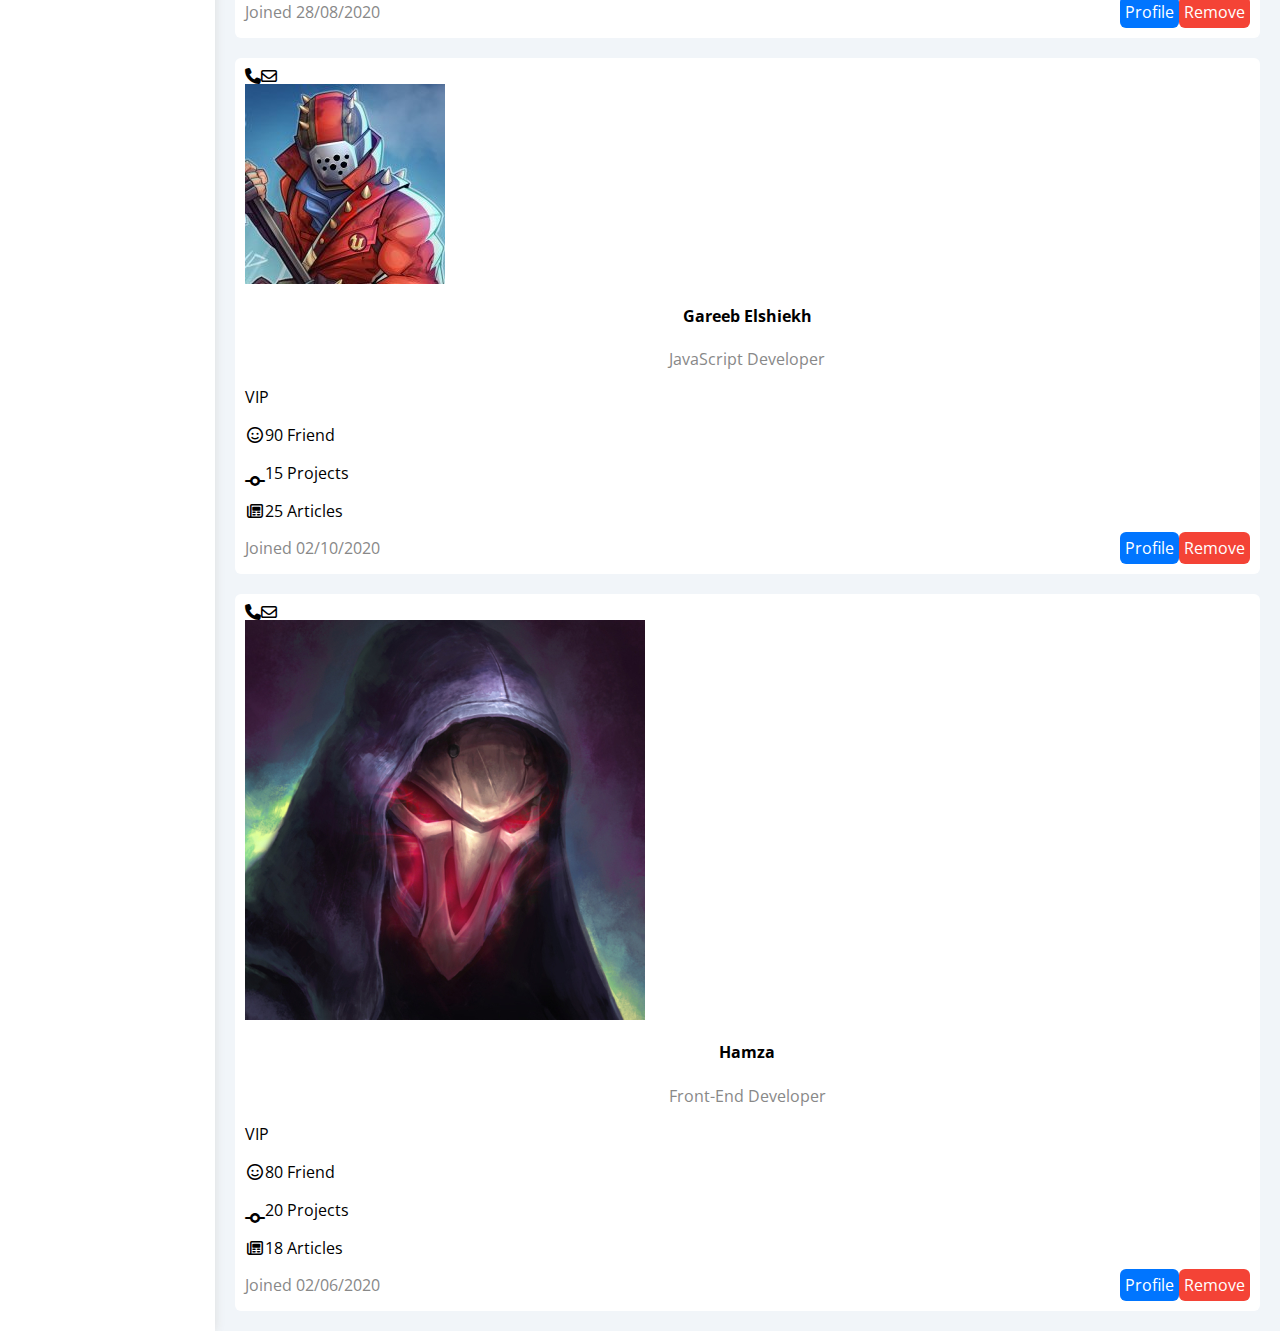
<file: friends.html>
<!DOCTYPE html>
<html lang="en">
  <head>
    <meta charset="UTF-8">
    <meta name="viewport" content="width=device-width, initial-scale=1.0">
    <!-- My Framework -->
    <link rel="stylesheet" href="css/framework.css">
    <!-- My Main Style Sheet -->
    <link rel="stylesheet" href="css/master.css">
    <!-- Render All Elements Normally -->
     <link rel="stylesheet" href="css/all.min.css">
    <!-- Google Fonts -->
    <link rel="preconnect" href="https://fonts.googleapis.com">
    <link rel="preconnect" href="https://fonts.gstatic.com" crossorigin>
    <link href="https://fonts.googleapis.com/css2?family=Open+Sans:ital,wght@0,300..800;1,300..800&display=swap" rel="stylesheet">
    <title>Friends</title>
  </head>
  <body>
    <div class="page d-flex">
      <div class="sidebar bg-white p-20 p-relative">
        <ul>
          <h3 class="p-relative mt-0 txt-c">Elzero</h3>
          <li>
            <a class="d-flex align-center fs-14 c-black rad-6 p-10" href="index.html">
              <i class="fa-solid fa-solar-panel fa-fw"></i>
              <span class="hide-mobile ml-10 fs-14">Dashboard</span>
            </a>
          </li>
            <li>
              <a class="d-flex align-center fs-14 c-black rad-6 p-10" href="settings.html">
                <i class="fa-solid fa-gear fa-fw"></i>
                <span class="hide-mobile ml-10 fs-14">Settings</span>
            </a>
          </li>
          <li>
            <a class="d-flex align-center fs-14 c-black rad-6 p-10" href="profile.html">
              <i class="fa-regular fa-user fa-fw"></i>
              <span class="hide-mobile ml-10 fs-14">Profile</span>
            </a>
          </li>
          <li>
            <a class="d-flex align-center fs-14 c-black rad-6 p-10" href="projects.html">
              <i class="fa-solid fa-diagram-project fa-fw"></i>
              <span class="hide-mobile ml-10 fs-14">Projects</span>
            </a>
          </li>
          <li>
            <a class="d-flex align-center fs-14 c-black rad-6 p-10" href="courses.html">
              <i class="fa-solid fa-graduation-cap fa-fw"></i>
              <span class="hide-mobile ml-10 fs-14">Courses</span>
            </a>
          </li>
          <li>
            <a class="active d-flex align-center fs-14 c-black rad-6 p-10" href="friends.html">
              <i class="fa-regular fa-circle-user fa-fw"></i>
              <span class="hide-mobile ml-10 fs-14">Friends</span>
            </a>
          </li>
          <li>
            <a class="d-flex align-center fs-14 c-black rad-6 p-10" href="files.html">
              <i class="fa-regular fa-file fa-fw"></i>
              <span class="hide-mobile ml-10 fs-14">Files</span>
            </a>
          </li>
          <li>
            <a class="d-flex align-center fs-14 c-black rad-6 p-10" href="plans.html">
              <i class="fa-regular fa-credit-card fa-fw"></i>
              <span class="hide-mobile ml-10 fs-14">Plans</span>
            </a>
          </li>
        </ul>
      </div>
      <div class="content w-full">
        <!-- #region Start Head -->
         <header class="bg-white p-15 between-flex">
          <div class="search p-relative">
            <input class="rad-10 p-10" type="search" name="keyword" placeholder="Type A Keyword">
          </div>
          <div class="icons d-flex align-center gap-20">
            <i class="p-relative fa-regular fa-bell fa-lg"></i>
            <img class="mr-10" src="images/avatar.png" alt="">
          </div>
         </header>
        <!-- #endregion End Head -->
        <!-- #region Main Title -->
          <h1 class="main-title">Friends</h1>
        <!-- #endregion Main Title -->
        <!-- #region Start Friends Page -->
          <div class="friends-page d-grid gap-20 m-20">
            <div class="friend rad-6 bg-white p-10 p-relative">
              <div class="contact d-flex">
                <i class="fa-solid fa-phone"></i>
                <i class="fa-regular fa-envelope"></i>
              </div>
              <div class="image w-full d-flex">
                <img src="images/friend-01.jpg" alt="">
              </div>
              <div class="name txt-c">
                <h4 class="fs-15 mb-0">Ahmed Nasser</h4>
                <p class="fs-13 c-grey mt-5 mb-0">JavaScript Developer</p>
              </div>
              <div class="stats p-relative">
                <div class="vip active">VIP</div>
                <div class="friends d-flex align-center">
                  <i class="fa-regular fa-face-smile fa-fw mr-5 fs-12"></i>
                  <p class="fs-13">99 Friend</p>
                </div>
                <div class="Projects d-flex align-center">
                  <i class="fa-solid fa-code-commit fa-fw mr-5 fs-12"></i>
                  <p class="fs-13 mt-0">15 Projects</p>
                </div>
                <div class="Projects d-flex align-center">
                  <i class="fa-regular fa-newspaper fa-fw mr-5 fs-12"></i>
                  <p class="fs-13 m-0">25 Articles</p>
                </div>
              </div>
              <div class="actions between-flex mt-10">
                <div class="join-time fs-12 c-grey">Joined 02/10/2021</div>
                <div class="prof-remove d-flex">
                  <a class="fs-13 c-white p-5 rad-6 bg-blue" href="">Profile</a>
                  <a class="fs-13 c-white p-5 rad-6 bg-red" href="">Remove</a>
                </div>
              </div>
            </div>
            <div class="friend rad-6 bg-white p-10 p-relative">
              <div class="contact d-flex">
                <i class="fa-solid fa-phone"></i>
                <i class="fa-regular fa-envelope"></i>
              </div>
              <div class="image w-full d-flex">
                <img src="images/friend-02.jpg" alt="">
              </div>
              <div class="name txt-c">
                <h4 class="fs-15 mb-0">Omar Fathy</h4>
                <p class="fs-13 c-grey mt-5 mb-0">Cloud Developer</p>
              </div>
              <div class="stats p-relative">
                <div class="vip">VIP</div>
                <div class="friends d-flex align-center">
                  <i class="fa-regular fa-face-smile fa-fw mr-5 fs-12"></i>
                  <p class="fs-13">30 Friend</p>
                </div>
                <div class="Projects d-flex align-center">
                  <i class="fa-solid fa-code-commit fa-fw mr-5 fs-12"></i>
                  <p class="fs-13 mt-0">11 Projects</p>
                </div>
                <div class="Projects d-flex align-center">
                  <i class="fa-regular fa-newspaper fa-fw mr-5 fs-12"></i>
                  <p class="fs-13 m-0">12 Articles</p>
                </div>
              </div>
              <div class="actions between-flex mt-10">
                <div class="join-time fs-12 c-grey">Joined 02/08/2020</div>
                <div class="prof-remove d-flex">
                  <a class="fs-13 c-white p-5 rad-6 bg-blue" href="">Profile</a>
                  <a class="fs-13 c-white p-5 rad-6 bg-red" href="">Remove</a>
                </div>
              </div>
            </div>
            <div class="friend rad-6 bg-white p-10 p-relative">
              <div class="contact d-flex">
                <i class="fa-solid fa-phone"></i>
                <i class="fa-regular fa-envelope"></i>
              </div>
              <div class="image w-full d-flex">
                <img src="images/friend-03.jpg" alt="">
              </div>
              <div class="name txt-c">
                <h4 class="fs-15 mb-0">Omar Ahmed</h4>
                <p class="fs-13 c-grey mt-5 mb-0">Mobile Developer</p>
              </div>
              <div class="stats p-relative">
                <div class="vip">VIP</div>
                <div class="friends d-flex align-center">
                  <i class="fa-regular fa-face-smile fa-fw mr-5 fs-12"></i>
                  <p class="fs-13">80 Friend</p>
                </div>
                <div class="Projects d-flex align-center">
                  <i class="fa-solid fa-code-commit fa-fw mr-5 fs-12"></i>
                  <p class="fs-13 mt-0">20 Projects</p>
                </div>
                <div class="Projects d-flex align-center">
                  <i class="fa-regular fa-newspaper fa-fw mr-5 fs-12"></i>
                  <p class="fs-13 m-0">18 Articles</p>
                </div>
              </div>
              <div class="actions between-flex mt-10">
                <div class="join-time fs-12 c-grey">Joined 02/06/2020</div>
                <div class="prof-remove d-flex">
                  <a class="fs-13 c-white p-5 rad-6 bg-blue" href="">Profile</a>
                  <a class="fs-13 c-white p-5 rad-6 bg-red" href="">Remove</a>
                </div>
              </div>
            </div>
            <div class="friend rad-6 bg-white p-10 p-relative">
              <div class="contact d-flex">
                <i class="fa-solid fa-phone"></i>
                <i class="fa-regular fa-envelope"></i>
              </div>
              <div class="image w-full d-flex">
                <img src="images/friend-04.jpg" alt="">
              </div>
              <div class="name txt-c">
                <h4 class="fs-15 mb-0">Shady Nabil</h4>
                <p class="fs-13 c-grey mt-5 mb-0">Back-End Developer</p>
              </div>
              <div class="stats p-relative">
                <div class="vip">VIP</div>
                <div class="friends d-flex align-center">
                  <i class="fa-regular fa-face-smile fa-fw mr-5 fs-12"></i>
                  <p class="fs-13">70 Friend</p>
                </div>
                <div class="Projects d-flex align-center">
                  <i class="fa-solid fa-code-commit fa-fw mr-5 fs-12"></i>
                  <p class="fs-13 mt-0">30 Projects</p>
                </div>
                <div class="Projects d-flex align-center">
                  <i class="fa-regular fa-newspaper fa-fw mr-5 fs-12"></i>
                  <p class="fs-13 m-0">18 Articles</p>
                </div>
              </div>
              <div class="actions between-flex mt-10">
                <div class="join-time fs-12 c-grey">Joined 02/06/2020</div>
                <div class="prof-remove d-flex">
                  <a class="fs-13 c-white p-5 rad-6 bg-blue" href="">Profile</a>
                  <a class="fs-13 c-white p-5 rad-6 bg-red" href="">Remove</a>
                </div>
              </div>
            </div>
            <div class="friend rad-6 bg-white p-10 p-relative">
              <div class="contact d-flex">
                <i class="fa-solid fa-phone"></i>
                <i class="fa-regular fa-envelope"></i>
              </div>
              <div class="image w-full d-flex">
                <img src="images/friend-05.jpg" alt="">
              </div>
              <div class="name txt-c">
                <h4 class="fs-15 mb-0">Mohamed Ibrahim</h4>
                <p class="fs-13 c-grey mt-5 mb-0">Algorithm Developer</p>
              </div>
              <div class="stats p-relative">
                <div class="vip">VIP</div>
                <div class="friends d-flex align-center">
                  <i class="fa-regular fa-face-smile fa-fw mr-5 fs-12"></i>
                  <p class="fs-13">80 Friend</p>
                </div>
                <div class="Projects d-flex align-center">
                  <i class="fa-solid fa-code-commit fa-fw mr-5 fs-12"></i>
                  <p class="fs-13 mt-0">30 Projects</p>
                </div>
                <div class="Projects d-flex align-center">
                  <i class="fa-regular fa-newspaper fa-fw mr-5 fs-12"></i>
                  <p class="fs-13 m-0">18 Articles</p>
                </div>
              </div>
              <div class="actions between-flex mt-10">
                <div class="join-time fs-12 c-grey">Joined 02/06/2020</div>
                <div class="prof-remove d-flex">
                  <a class="fs-13 c-white p-5 rad-6 bg-blue" href="">Profile</a>
                  <a class="fs-13 c-white p-5 rad-6 bg-red" href="">Remove</a>
                </div>
              </div>
            </div>
            <div class="friend rad-6 bg-white p-10 p-relative">
              <div class="contact d-flex">
                <i class="fa-solid fa-phone"></i>
                <i class="fa-regular fa-envelope"></i>
              </div>
              <div class="image w-full d-flex">
                <img src="images/friend-04.jpg" alt="">
              </div>
              <div class="name txt-c">
                <h4 class="fs-15 mb-0">Amr Hendawy</h4>
                <p class="fs-13 c-grey mt-5 mb-0">Back-End Developer</p>
              </div>
              <div class="stats p-relative">
                <div class="vip">VIP</div>
                <div class="friends d-flex align-center">
                  <i class="fa-regular fa-face-smile fa-fw mr-5 fs-12"></i>
                  <p class="fs-13">70 Friend</p>
                </div>
                <div class="Projects d-flex align-center">
                  <i class="fa-solid fa-code-commit fa-fw mr-5 fs-12"></i>
                  <p class="fs-13 mt-0">30 Projects</p>
                </div>
                <div class="Projects d-flex align-center">
                  <i class="fa-regular fa-newspaper fa-fw mr-5 fs-12"></i>
                  <p class="fs-13 m-0">18 Articles</p>
                </div>
              </div>
              <div class="actions between-flex mt-10">
                <div class="join-time fs-12 c-grey">Joined 28/06/2020</div>
                <div class="prof-remove d-flex">
                  <a class="fs-13 c-white p-5 rad-6 bg-blue" href="">Profile</a>
                  <a class="fs-13 c-white p-5 rad-6 bg-red" href="">Remove</a>
                </div>
              </div>
            </div>
            <div class="friend rad-6 bg-white p-10 p-relative">
              <div class="contact d-flex">
                <i class="fa-solid fa-phone"></i>
                <i class="fa-regular fa-envelope"></i>
              </div>
              <div class="image w-full d-flex">
                <img src="images/friend-02.jpg" alt="">
              </div>
              <div class="name txt-c">
                <h4 class="fs-15 mb-0">Mahmoud Adel</h4>
                <p class="fs-13 c-grey mt-5 mb-0">Cloud Developer</p>
              </div>
              <div class="stats p-relative">
                <div class="vip">VIP</div>
                <div class="friends d-flex align-center">
                  <i class="fa-regular fa-face-smile fa-fw mr-5 fs-12"></i>
                  <p class="fs-13">30 Friend</p>
                </div>
                <div class="Projects d-flex align-center">
                  <i class="fa-solid fa-code-commit fa-fw mr-5 fs-12"></i>
                  <p class="fs-13 mt-0">11 Projects</p>
                </div>
                <div class="Projects d-flex align-center">
                  <i class="fa-regular fa-newspaper fa-fw mr-5 fs-12"></i>
                  <p class="fs-13 m-0">12 Articles</p>
                </div>
              </div>
              <div class="actions between-flex mt-10">
                <div class="join-time fs-12 c-grey">Joined 02/08/2020</div>
                <div class="prof-remove d-flex">
                  <a class="fs-13 c-white p-5 rad-6 bg-blue" href="">Profile</a>
                  <a class="fs-13 c-white p-5 rad-6 bg-red" href="">Remove</a>
                </div>
              </div>
            </div>
            <div class="friend rad-6 bg-white p-10 p-relative">
              <div class="contact d-flex">
                <i class="fa-solid fa-phone"></i>
                <i class="fa-regular fa-envelope"></i>
              </div>
              <div class="image w-full d-flex">
                <img src="images/friend-05.jpg" alt="">
              </div>
              <div class="name txt-c">
                <h4 class="fs-15 mb-0">Ahmed Abuzaid</h4>
                <p class="fs-13 c-grey mt-5 mb-0">Content Creator</p>
              </div>
              <div class="stats p-relative">
                <div class="vip active">VIP</div>
                <div class="friends d-flex align-center">
                  <i class="fa-regular fa-face-smile fa-fw mr-5 fs-12"></i>
                  <p class="fs-13">80 Friend</p>
                </div>
                <div class="Projects d-flex align-center">
                  <i class="fa-solid fa-code-commit fa-fw mr-5 fs-12"></i>
                  <p class="fs-13 mt-0">30 Projects</p>
                </div>
                <div class="Projects d-flex align-center">
                  <i class="fa-regular fa-newspaper fa-fw mr-5 fs-12"></i>
                  <p class="fs-13 m-0">18 Articles</p>
                </div>
              </div>
              <div class="actions between-flex mt-10">
                <div class="join-time fs-12 c-grey">Joined 28/08/2020</div>
                <div class="prof-remove d-flex">
                  <a class="fs-13 c-white p-5 rad-6 bg-blue" href="">Profile</a>
                  <a class="fs-13 c-white p-5 rad-6 bg-red" href="">Remove</a>
                </div>
              </div>
            </div>
            <div class="friend rad-6 bg-white p-10 p-relative">
              <div class="contact d-flex">
                <i class="fa-solid fa-phone"></i>
                <i class="fa-regular fa-envelope"></i>
              </div>
              <div class="image w-full d-flex">
                <img src="images/friend-01.jpg" alt="">
              </div>
              <div class="name txt-c">
                <h4 class="fs-15 mb-0">Gareeb Elshiekh</h4>
                <p class="fs-13 c-grey mt-5 mb-0">JavaScript Developer</p>
              </div>
              <div class="stats p-relative">
                <div class="vip active">VIP</div>
                <div class="friends d-flex align-center">
                  <i class="fa-regular fa-face-smile fa-fw mr-5 fs-12"></i>
                  <p class="fs-13">90 Friend</p>
                </div>
                <div class="Projects d-flex align-center">
                  <i class="fa-solid fa-code-commit fa-fw mr-5 fs-12"></i>
                  <p class="fs-13 mt-0">15 Projects</p>
                </div>
                <div class="Projects d-flex align-center">
                  <i class="fa-regular fa-newspaper fa-fw mr-5 fs-12"></i>
                  <p class="fs-13 m-0">25 Articles</p>
                </div>
              </div>
              <div class="actions between-flex mt-10">
                <div class="join-time fs-12 c-grey">Joined 02/10/2020</div>
                <div class="prof-remove d-flex">
                  <a class="fs-13 c-white p-5 rad-6 bg-blue" href="">Profile</a>
                  <a class="fs-13 c-white p-5 rad-6 bg-red" href="">Remove</a>
                </div>
              </div>
            </div>
            <div class="friend rad-6 bg-white p-10 p-relative">
              <div class="contact d-flex">
                <i class="fa-solid fa-phone"></i>
                <i class="fa-regular fa-envelope"></i>
              </div>
              <div class="image w-full d-flex">
                <img src="images/friend-03.jpg" alt="">
              </div>
              <div class="name txt-c">
                <h4 class="fs-15 mb-0">Hamza</h4>
                <p class="fs-13 c-grey mt-5 mb-0">Front-End Developer</p>
              </div>
              <div class="stats p-relative">
                <div class="vip">VIP</div>
                <div class="friends d-flex align-center">
                  <i class="fa-regular fa-face-smile fa-fw mr-5 fs-12"></i>
                  <p class="fs-13">80 Friend</p>
                </div>
                <div class="Projects d-flex align-center">
                  <i class="fa-solid fa-code-commit fa-fw mr-5 fs-12"></i>
                  <p class="fs-13 mt-0">20 Projects</p>
                </div>
                <div class="Projects d-flex align-center">
                  <i class="fa-regular fa-newspaper fa-fw mr-5 fs-12"></i>
                  <p class="fs-13 m-0">18 Articles</p>
                </div>
              </div>
              <div class="actions between-flex mt-10">
                <div class="join-time fs-12 c-grey">Joined 02/06/2020</div>
                <div class="prof-remove d-flex">
                  <a class="fs-13 c-white p-5 rad-6 bg-blue" href="">Profile</a>
                  <a class="fs-13 c-white p-5 rad-6 bg-red" href="">Remove</a>
                </div>
              </div>
            </div>
          </div>
        </div>
        <!-- #endregion End Freinds Page -->
      </div>
    </div>
  </body>
</html>
</file>
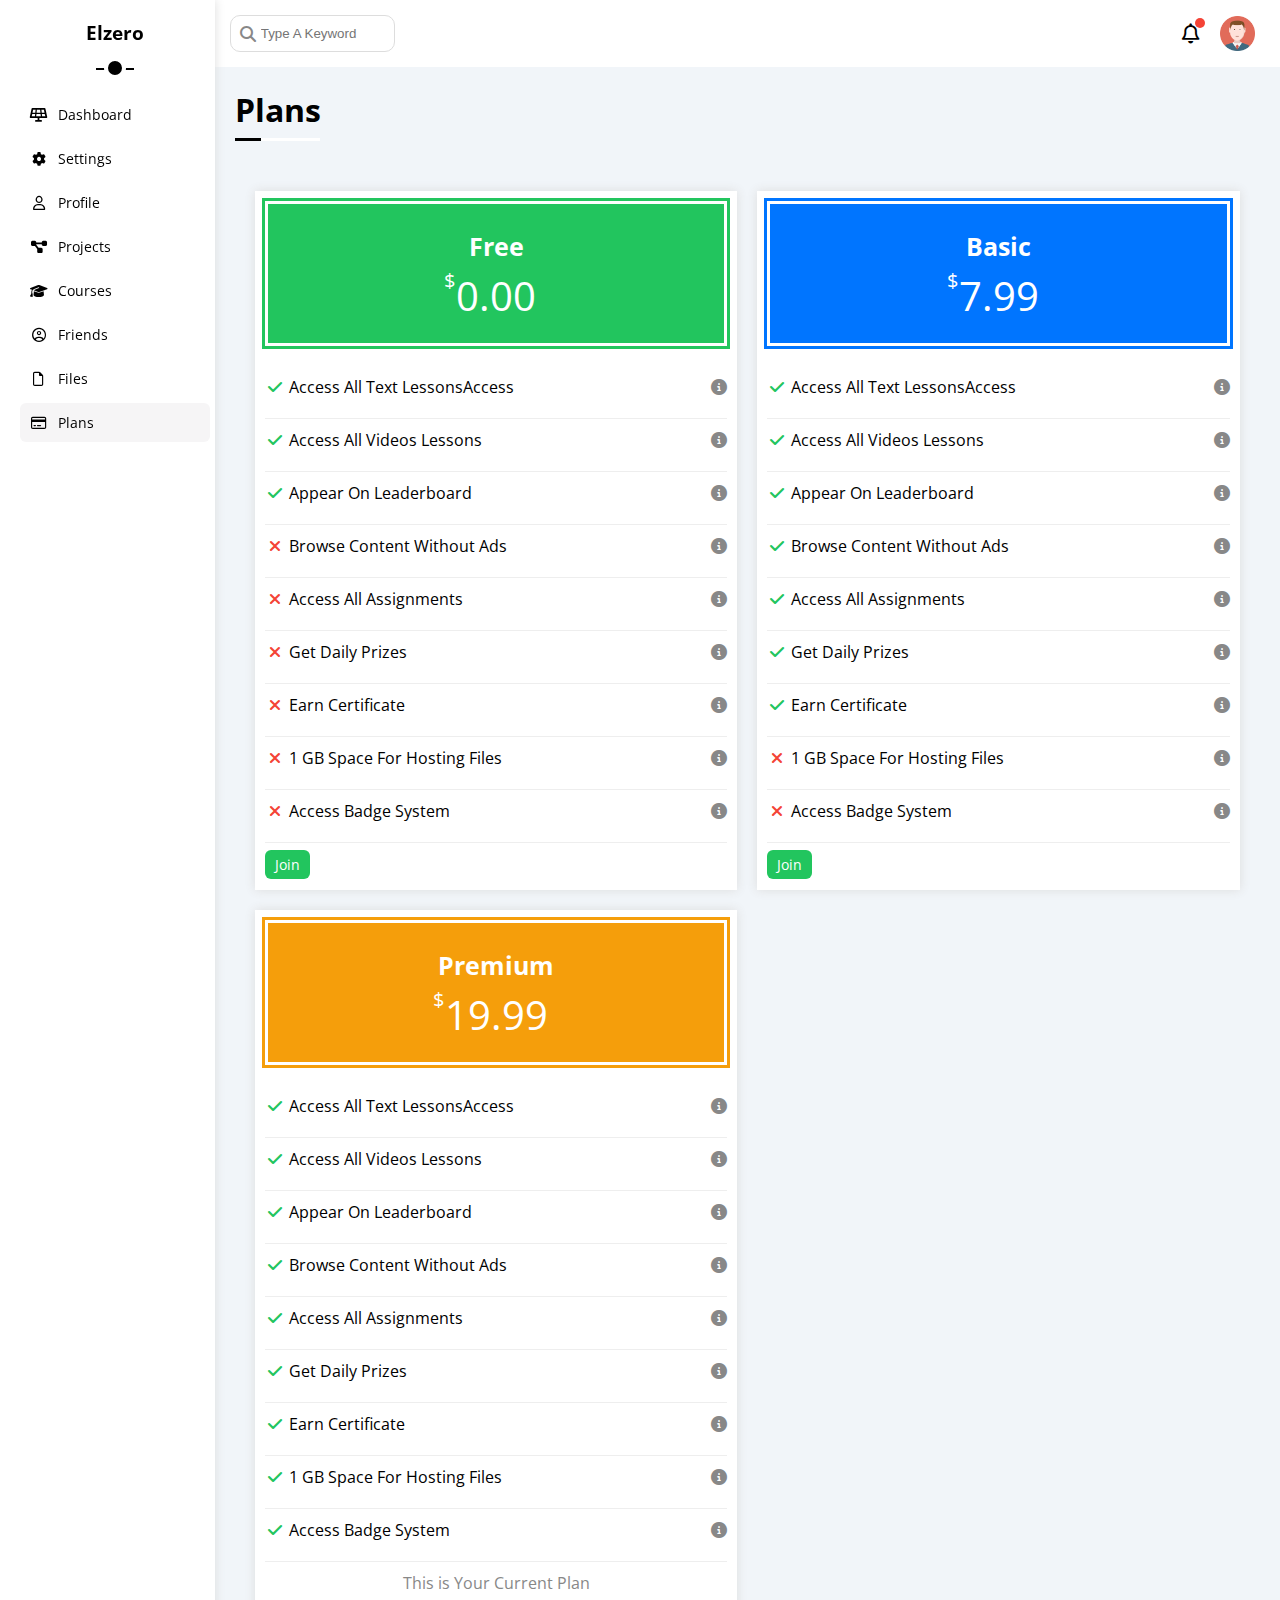
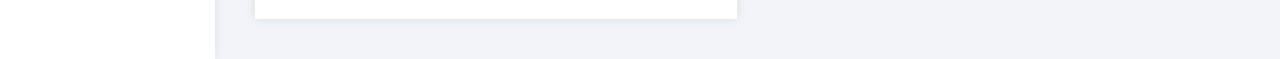
<file: plans.html>
<!DOCTYPE html>
<html lang="en">
  <head>
    <meta charset="UTF-8">
    <meta name="viewport" content="width=device-width, initial-scale=1.0">
    <!-- My Framework -->
    <link rel="stylesheet" href="css/framework.css">
    <!-- Main CSS file (unminified) for development and easier reading -->
    <!-- <link rel="stylesheet" href="css/master.css"> -->
    <!-- Main minified CSS file for production -->
    <link rel="stylesheet" href="css/master.min.css">
    <!-- Render All Elements Normally -->
     <link rel="stylesheet" href="css/all.min.css">
    <!-- Google Fonts -->
    <link rel="preconnect" href="https://fonts.googleapis.com">
    <link rel="preconnect" href="https://fonts.gstatic.com" crossorigin>
    <link href="https://fonts.googleapis.com/css2?family=Open+Sans:ital,wght@0,300..800;1,300..800&display=swap" rel="stylesheet">
    <title>Plans</title>
  </head>
  <body>
    <div class="page d-flex">
      <div class="sidebar bg-white p-20 p-relative">
        <ul>
          <h3 class="p-relative mt-0 txt-c">Elzero</h3>
          <li>
            <a class="d-flex align-center fs-14 c-black rad-6 p-10" href="index.html">
              <i class="fa-solid fa-solar-panel fa-fw"></i>
              <span class="hide-mobile ml-10 fs-14">Dashboard</span>
            </a>
          </li>
            <li>
              <a class="d-flex align-center fs-14 c-black rad-6 p-10" href="settings.html">
                <i class="fa-solid fa-gear fa-fw"></i>
                <span class="hide-mobile ml-10 fs-14">Settings</span>
            </a>
          </li>
          <li>
            <a class="d-flex align-center fs-14 c-black rad-6 p-10" href="profile.html">
              <i class="fa-regular fa-user fa-fw"></i>
              <span class="hide-mobile ml-10 fs-14">Profile</span>
            </a>
          </li>
          <li>
            <a class="d-flex align-center fs-14 c-black rad-6 p-10" href="projects.html">
              <i class="fa-solid fa-diagram-project fa-fw"></i>
              <span class="hide-mobile ml-10 fs-14">Projects</span>
            </a>
          </li>
          <li>
            <a class="d-flex align-center fs-14 c-black rad-6 p-10" href="courses.html">
              <i class="fa-solid fa-graduation-cap fa-fw"></i>
              <span class="hide-mobile ml-10 fs-14">Courses</span>
            </a>
          </li>
          <li>
            <a class="d-flex align-center fs-14 c-black rad-6 p-10" href="friends.html">
              <i class="fa-regular fa-circle-user fa-fw"></i>
              <span class="hide-mobile ml-10 fs-14">Friends</span>
            </a>
          </li>
          <li>
            <a class="d-flex align-center fs-14 c-black rad-6 p-10" href="files.html">
              <i class="fa-regular fa-file fa-fw"></i>
              <span class="hide-mobile ml-10 fs-14">Files</span>
            </a>
          </li>
          <li>
            <a class="active d-flex align-center fs-14 c-black rad-6 p-10" href="plans.html">
              <i class="fa-regular fa-credit-card fa-fw"></i>
              <span class="hide-mobile ml-10 fs-14">Plans</span>
            </a>
          </li>
        </ul>
      </div>
      <div class="content w-full">
        <!-- #region Start Head -->
         <header class="bg-white p-15 between-flex">
          <div class="search p-relative">
            <input class="rad-10 p-10" type="search" name="keyword" placeholder="Type A Keyword">
          </div>
          <div class="icons d-flex align-center gap-20">
            <i class="p-relative fa-regular fa-bell fa-lg"></i>
            <img class="mr-10" src="images/avatar.png" alt="">
          </div>
         </header>
        <!-- #endregion End Head -->
        <!-- #region Main Title -->
          <h1 class="main-title">Plans</h1>
        <!-- #endregion Main Title -->
        <!-- #region Start Filse Page -->
				  <div class="plans d-grid m-20 p-20 gap-20">
						<div class="plan p-10 bg-white rad">
							<div class="price bg-green d-flex align-center">
								<h3 class="c-white">Free</h3>
								<h3 class="c-white p-relative"><span>$</span>0.00</h3>
							</div>
							<ul class="mt-20">
								<li class="between-flex">
									<div class="text fs-15">
										<i class="fa-solid fa-check c-green fa-fw yes"></i>
										Access All Text LessonsAccess
									</div>
									<a href=""><i class="fa-solid fa-circle-info help c-grey"></i></a>
								</li>
								<li class="between-flex">
									<div class="text fs-15">
										<i class="fa-solid fa-check c-green fa-fw yes"></i>
										Access All Videos Lessons
									</div>
									<a href=""><i class="fa-solid fa-circle-info help c-grey"></i></a>
								<li class="between-flex">
									<div class="text fs-15">
										<i class="fa-solid fa-check c-green fa-fw yes"></i>
										Appear On Leaderboard
									</div>
									<a href=""><i class="fa-solid fa-circle-info help c-grey"></i></a>
								<li class="between-flex">
									<div class="text fs-15">
										<i class="fa-solid fa-xmark fa-fw c-red"></i>
										Browse Content Without Ads
									</div>
									<a href=""><i class="fa-solid fa-circle-info help c-grey"></i></a>
								<li class="between-flex">
									<div class="text fs-15">
										<i class="fa-solid fa-xmark fa-fw c-red"></i>
										Access All Assignments
									</div>
									<a href=""><i class="fa-solid fa-circle-info help c-grey"></i></a>
								<li class="between-flex">
									<div class="text fs-15">
										<i class="fa-solid fa-xmark fa-fw c-red"></i>
										Get Daily Prizes
									</div>
									<a href=""><i class="fa-solid fa-circle-info help c-grey"></i></a>
								<li class="between-flex">
									<div class="text fs-15">
										<i class="fa-solid fa-xmark fa-fw c-red"></i>
										Earn Certificate
									</div>
									<a href=""><i class="fa-solid fa-circle-info help c-grey"></i></a>
								<li class="between-flex">
									<div class="text fs-15">
										<i class="fa-solid fa-xmark fa-fw c-red"></i>
										1 GB Space For Hosting Files
									</div>
									<a href=""><i class="fa-solid fa-circle-info help c-grey"></i></a>
								<li class="between-flex">
									<div class="text fs-15">
										<i class="fa-solid fa-xmark fa-fw c-red"></i>
										Access Badge System
									</div>
									<a href=""><i class="fa-solid fa-circle-info help c-grey"></i></a>
							</ul>
							<div class="join">
								<a class="bg-green fs-14 c-white rad-6" href="">Join</a>
							</div>
						</div>
						<div class="plan p-10 bg-white rad">
							<div class="price bg-blue d-flex align-center">
								<h3 class="c-white">Basic</h3>
								<h3 class="c-white p-relative"><span>$</span>7.99</h3>
							</div>
							<ul class="mt-20">
								<li class="between-flex">
									<div class="text fs-15">
										<i class="fa-solid fa-check c-green fa-fw yes"></i>
										Access All Text LessonsAccess
									</div>
									<a href=""><i class="fa-solid fa-circle-info help c-grey"></i></a>
								</li>
								<li class="between-flex">
									<div class="text fs-15">
										<i class="fa-solid fa-check c-green fa-fw yes"></i>
										Access All Videos Lessons
									</div>
									<a href=""><i class="fa-solid fa-circle-info help c-grey"></i></a>
								<li class="between-flex">
									<div class="text fs-15">
										<i class="fa-solid fa-check c-green fa-fw yes"></i>
										Appear On Leaderboard
									</div>
									<a href=""><i class="fa-solid fa-circle-info help c-grey"></i></a>
								<li class="between-flex">
									<div class="text fs-15">
										<i class="fa-solid fa-check c-green fa-fw yes"></i>
										Browse Content Without Ads
									</div>
									<a href=""><i class="fa-solid fa-circle-info help c-grey"></i></a>
								<li class="between-flex">
									<div class="text fs-15">
										<i class="fa-solid fa-check c-green fa-fw yes"></i>
										Access All Assignments
									</div>
									<a href=""><i class="fa-solid fa-circle-info help c-grey"></i></a>
								<li class="between-flex">
									<div class="text fs-15">
										<i class="fa-solid fa-check c-green fa-fw yes"></i>
										Get Daily Prizes
									</div>
									<a href=""><i class="fa-solid fa-circle-info help c-grey"></i></a>
								<li class="between-flex">
									<div class="text fs-15">
										<i class="fa-solid fa-check c-green fa-fw yes"></i>
										Earn Certificate
									</div>
									<a href=""><i class="fa-solid fa-circle-info help c-grey"></i></a>
								<li class="between-flex">
									<div class="text fs-15">
										<i class="fa-solid fa-xmark fa-fw c-red"></i>
										1 GB Space For Hosting Files
									</div>
									<a href=""><i class="fa-solid fa-circle-info help c-grey"></i></a>
								<li class="between-flex">
									<div class="text fs-15">
										<i class="fa-solid fa-xmark fa-fw c-red"></i>
										Access Badge System
									</div>
									<a href=""><i class="fa-solid fa-circle-info help c-grey"></i></a>
							</ul>
							<div class="join">
								<a class="bg-green fs-14 c-white rad-6" href="">Join</a>
							</div>
						</div>	
						<div class="plan p-10 bg-white rad">
							<div class="price bg-orange d-flex align-center">
								<h3 class="c-white">Premium</h3>
								<h3 class="c-white p-relative"><span>$</span>19.99</h3>
							</div>
							<ul class="mt-20">
								<li class="between-flex">
									<div class="text fs-15">
										<i class="fa-solid fa-check c-green fa-fw yes"></i>
										Access All Text LessonsAccess
									</div>
									<a href=""><i class="fa-solid fa-circle-info help c-grey"></i></a>
								</li>
								<li class="between-flex">
									<div class="text fs-15">
										<i class="fa-solid fa-check c-green fa-fw yes"></i>
										Access All Videos Lessons
									</div>
									<a href=""><i class="fa-solid fa-circle-info help c-grey"></i></a>
								<li class="between-flex">
									<div class="text fs-15">
										<i class="fa-solid fa-check c-green fa-fw yes"></i>
										Appear On Leaderboard
									</div>
									<a href=""><i class="fa-solid fa-circle-info help c-grey"></i></a>
								<li class="between-flex">
									<div class="text fs-15">
										<i class="fa-solid fa-check c-green fa-fw yes"></i>
										Browse Content Without Ads
									</div>
									<a href=""><i class="fa-solid fa-circle-info help c-grey"></i></a>
								<li class="between-flex">
									<div class="text fs-15">
										<i class="fa-solid fa-check c-green fa-fw yes"></i>
										Access All Assignments
									</div>
									<a href=""><i class="fa-solid fa-circle-info help c-grey"></i></a>
								<li class="between-flex">
									<div class="text fs-15">
										<i class="fa-solid fa-check c-green fa-fw yes"></i>
										Get Daily Prizes
									</div>
									<a href=""><i class="fa-solid fa-circle-info help c-grey"></i></a>
								<li class="between-flex">
									<div class="text fs-15">
										<i class="fa-solid fa-check c-green fa-fw yes"></i>
										Earn Certificate
									</div>
									<a href=""><i class="fa-solid fa-circle-info help c-grey"></i></a>
								<li class="between-flex">
									<div class="text fs-15">
										<i class="fa-solid fa-check c-green fa-fw yes"></i>
										1 GB Space For Hosting Files
									</div>
									<a href=""><i class="fa-solid fa-circle-info help c-grey"></i></a>
								<li class="between-flex">
									<div class="text fs-15">
										<i class="fa-solid fa-check c-green fa-fw yes"></i>
										Access Badge System
									</div>
									<a href=""><i class="fa-solid fa-circle-info help c-grey"></i></a>
							</ul>
							<div class="join fs-15 c-grey txt-c mb-10">
								This is Your Current Plan
							</div>
						</div>										
					</div>
        <!-- #endregion End Files Page -->
      </div>
    </div>
  </body>
</html>
</file>
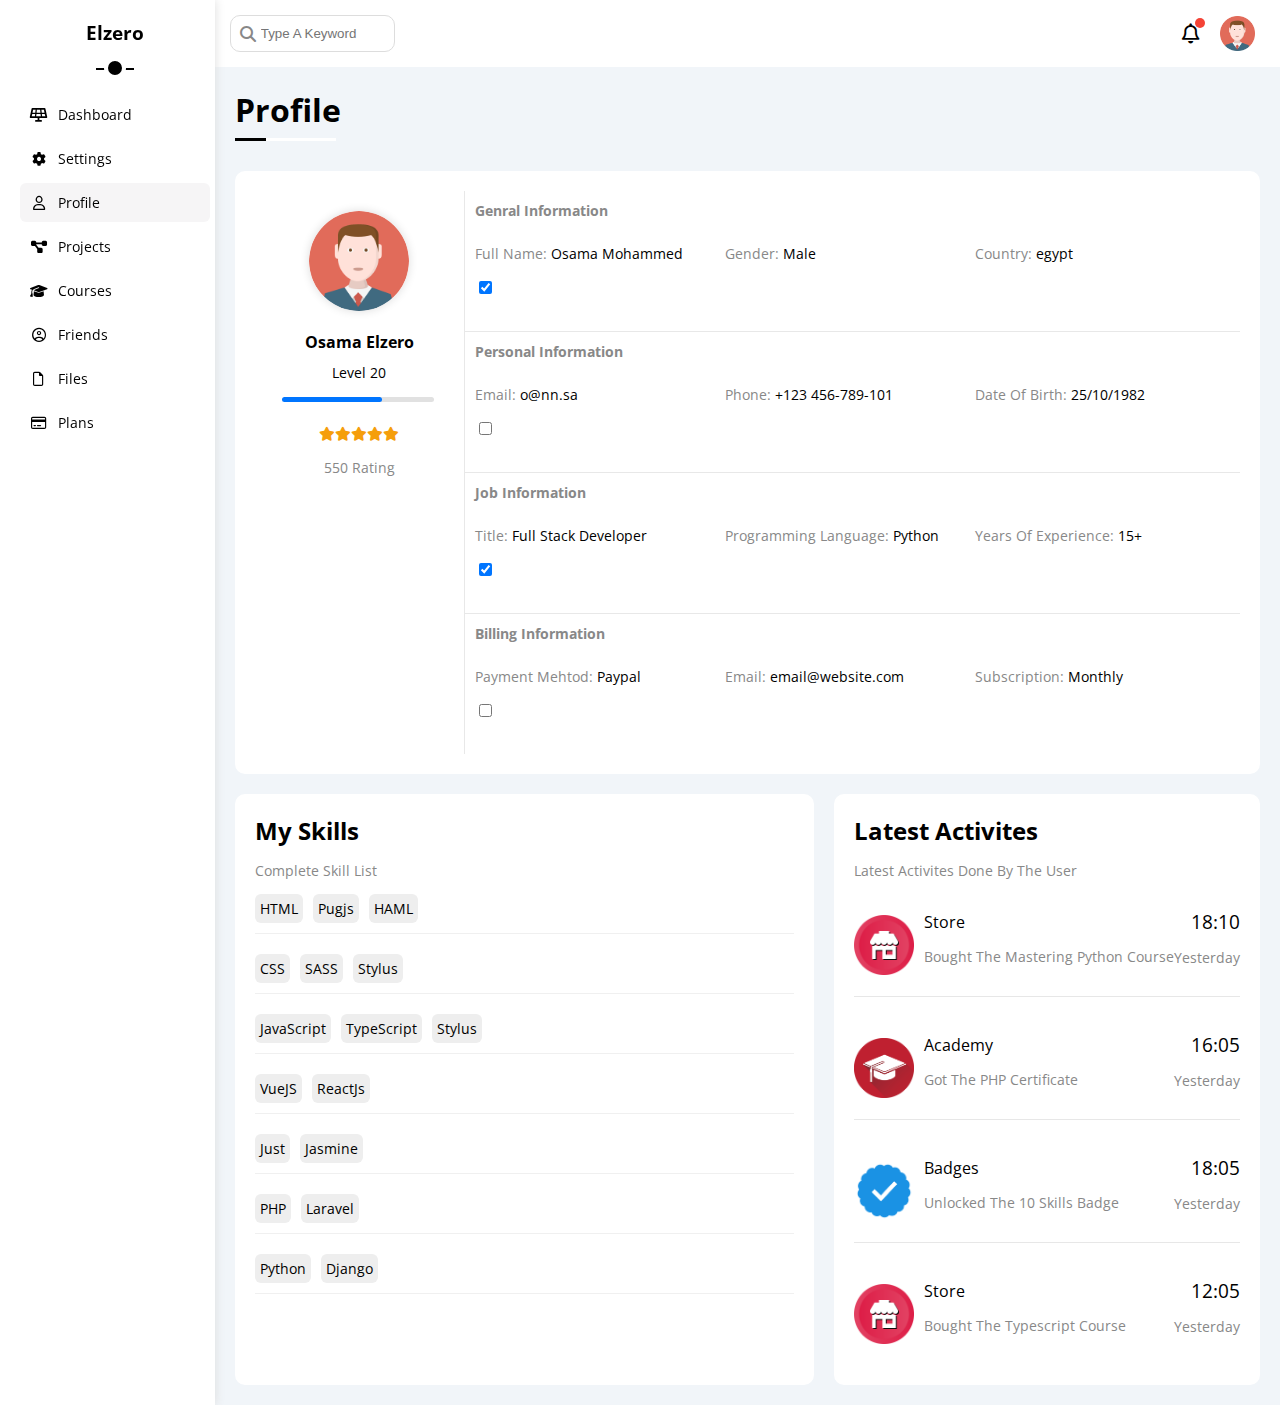
<file: profile.html>
<!DOCTYPE html>
<html lang="en">
  <head>
    <meta charset="UTF-8">
    <meta name="viewport" content="width=device-width, initial-scale=1.0">
    <!-- My Framework -->
    <link rel="stylesheet" href="css/framework.css">
    <!-- My Main Style Sheet -->
    <link rel="stylesheet" href="css/master.css">
    <!-- Render All Elements Normally -->
     <link rel="stylesheet" href="css/all.min.css">
    <!-- Google Fonts -->
    <link rel="preconnect" href="https://fonts.googleapis.com">
    <link rel="preconnect" href="https://fonts.gstatic.com" crossorigin>
    <link href="https://fonts.googleapis.com/css2?family=Open+Sans:ital,wght@0,300..800;1,300..800&display=swap" rel="stylesheet">
    <title>Profile</title>
  </head>
  <body>
    <div class="page d-flex">
      <div class="sidebar bg-white p-20 p-relative">
        <ul>
          <h3 class="p-relative mt-0 txt-c">Elzero</h3>
          <li>
            <a class="d-flex align-center fs-14 c-black rad-6 p-10" href="index.html">
              <i class="fa-solid fa-solar-panel fa-fw"></i>
              <span class="hide-mobile ml-10 fs-14">Dashboard</span>
            </a>
          </li>
            <li>
              <a class="d-flex align-center fs-14 c-black rad-6 p-10" href="settings.html">
                <i class="fa-solid fa-gear fa-fw"></i>
                <span class="hide-mobile ml-10 fs-14">Settings</span>
            </a>
          </li>
          <li>
            <a class="active d-flex align-center fs-14 c-black rad-6 p-10" href="profile.html">
              <i class="fa-regular fa-user fa-fw"></i>
              <span class="hide-mobile ml-10 fs-14">Profile</span>
            </a>
          </li>
          <li>
            <a class="d-flex align-center fs-14 c-black rad-6 p-10" href="projects.html">
              <i class="fa-solid fa-diagram-project fa-fw"></i>
              <span class="hide-mobile ml-10 fs-14">Projects</span>
            </a>
          </li>
          <li>
            <a class="d-flex align-center fs-14 c-black rad-6 p-10" href="courses.html">
              <i class="fa-solid fa-graduation-cap fa-fw"></i>
              <span class="hide-mobile ml-10 fs-14">Courses</span>
            </a>
          </li>
          <li>
            <a class="d-flex align-center fs-14 c-black rad-6 p-10" href="friends.html">
              <i class="fa-regular fa-circle-user fa-fw"></i>
              <span class="hide-mobile ml-10 fs-14">Friends</span>
            </a>
          </li>
          <li>
            <a class="d-flex align-center fs-14 c-black rad-6 p-10" href="files.html">
              <i class="fa-regular fa-file fa-fw"></i>
              <span class="hide-mobile ml-10 fs-14">Files</span>
            </a>
          </li>
          <li>
            <a class="d-flex align-center fs-14 c-black rad-6 p-10" href="plans.html">
              <i class="fa-regular fa-credit-card fa-fw"></i>
              <span class="hide-mobile ml-10 fs-14">Plans</span>
            </a>
          </li>
        </ul>
      </div>
      <div class="content w-full">
        <!-- #region Start Head -->
         <header class="bg-white p-15 between-flex">
          <div class="search p-relative">
            <input class="rad-10 p-10" type="search" name="keyword" placeholder="Type A Keyword">
          </div>
          <div class="icons d-flex align-center gap-20">
            <i class="p-relative fa-regular fa-bell fa-lg"></i>
            <img class="mr-10" src="images/avatar.png" alt="">
          </div>
         </header>
        <!-- #endregion End Head -->
        <!-- #region Main Title -->
          <h1 class="main-title">Profile</h1>
        <!-- #endregion Main Title -->
        <!-- #region Start Profile Page -->
          <div class="profile-page m-20">
            <!-- #region Start Profile Overview   -->
              <div class="profile rad-10 bg-white p-20 d-flex">
                <div class="box d-flex align-center">
                  <img src="images/avatar.png" alt="">
                  <h3 class="first m-0 mt-20 fs-16">Osama Elzero</h3>
                  <p class="m-0 mt-10 fs-14">Level 20</p>
                  <ul class="d-flex gap-5">
                    <li><i class="fa-solid fa-star c-orange fs-13"></i></li>
                    <li><i class="fa-solid fa-star c-orange fs-13"></i></li>
                    <li><i class="fa-solid fa-star c-orange fs-13"></i></li>
                    <li><i class="fa-solid fa-star c-orange fs-13"></i></li>
                    <li><i class="fa-solid fa-star c-orange fs-13"></i></li>
                  </ul>
                  <p class="c-grey fs-14">550 Rating</p>
                </div>
                <div class="info flex-1">
                  <h3 class="fs-14 c-grey p-10 m-0">Genral Information</h3>
                  <div class="holder pt-0 p-10 d-flex align-center ">
                    <div class="part">
                      <p class="fs-14 c-grey">Full Name: <span class="c-black">Osama Mohammed</span></p>
                    </div>
                    <div class="part">
                      <p class="fs-14 c-grey">Gender: <span class="c-black">Male</span></p>
                    </div>
                    <div class="part">
                      <p class="fs-14 c-grey">Country: <span class="c-black">egypt</span></p>
                    </div>
                    <label>
                      <input type="checkbox" class="toggle-checkbox" checked>
                      <div class="toggle-switch"></div>
                    </label>
                  </div>
                  <h3 class="fs-14 c-grey p-10 m-0">Personal Information</h3>
                  <div class="pt-0 holder p-10 d-flex align-center ">
                    <div class="part">
                      <p class="fs-14 c-grey">Email: <span class="c-black">o@nn.sa</span></p>
                    </div>
                    <div class="part">
                      <p class="fs-14 c-grey">Phone: <span class="c-black">+123 456-789-101</span></p>
                    </div>
                    <div class="part">
                      <p class="fs-14 c-grey">Date Of Birth: <span class="c-black">25/10/1982</span></p>
                    </div>
                    <label>
                      <input type="checkbox" class="toggle-checkbox">
                      <div class="toggle-switch"></div>
                    </label>
                  </div>
                  <h3 class="fs-14 c-grey p-10 m-0">Job Information</h3>
                  <div class="pt-0 holder p-10 d-flex align-center ">
                    <div class="part">
                      <p class="fs-14 c-grey">Title: <span class="c-black">Full Stack Developer</span></p>
                    </div>
                    <div class="part">
                      <p class="fs-14 c-grey">Programming Language: <span class="c-black">Python</span></p>
                    </div>
                    <div class="part">
                      <p class="fs-14 c-grey">Years Of Experience: <span class="c-black">15+</span></p>
                    </div>
                    <label>
                      <input type="checkbox" class="toggle-checkbox" checked>
                      <div class="toggle-switch"></div>
                    </label>
                  </div>
                  <h3 class="fs-14 c-grey p-10 m-0">Billing Information</h3>
                  <div class="pt-0 pb-0 holder p-10 d-flex align-center ">
                    <div class="part">
                      <p class="fs-14 c-grey">Payment Mehtod: <span class="c-black">Paypal</span></p>
                    </div>
                    <div class="part">
                      <p class="fs-14 c-grey">Email: <span class="c-black">email@website.com</span></p>
                    </div>
                    <div class="part">
                      <p class="fs-14 c-grey">Subscription: <span class="c-black">Monthly</span></p>
                    </div>
                    <label>
                      <input type="checkbox" class="toggle-checkbox">
                      <div class="toggle-switch"></div>
                    </label>
                  </div>
                </div>
              </div>
            <!-- #endregion End Profile Overview   -->
            <!-- #region Start Other Data -->
              <div class="other-data mt-20 mb-20 d-flex gap-20">
                <!-- #region Start My Skills -->
                  <div class="my-skills rad-10 bg-white p-20 flex-1">
                    <div class="head">
                      <h3 class="m-0 fs-24">My Skills</h3>
                      <p class="c-grey fs-14">Complete Skill List</p>
                    </div>   
                    <div class="holder d-flex align-center gap-10 mb-20">
                      <div class="fs-14 p-5 bg-eee mr-10 rad-6">HTML</div>
                      <div class="fs-14 p-5 bg-eee mr-10 rad-6">Pugjs</div>
                      <div class="fs-14 p-5 bg-eee mr-10 rad-6">HAML</div>
                    </div>
                    <div class="holder d-flex align-center gap-10 mb-20">
                      <div class="fs-14 p-5 bg-eee mr-10 rad-6">CSS</div>
                      <div class="fs-14 p-5 bg-eee mr-10 rad-6">SASS</div>
                      <div class="fs-14 p-5 bg-eee mr-10 rad-6">Stylus</div>
                    </div>
                    <div class="holder d-flex align-center gap-10 mb-20">
                      <div class="fs-14 p-5 bg-eee mr-10 rad-6">JavaScript</div>
                      <div class="fs-14 p-5 bg-eee mr-10 rad-6">TypeScript</div>
                      <div class="fs-14 p-5 bg-eee mr-10 rad-6">Stylus</div>
                    </div>
                    <div class="holder d-flex align-center gap-10 mb-20">
                      <div class="fs-14 p-5 bg-eee mr-10 rad-6">VueJS</div>
                      <div class="fs-14 p-5 bg-eee mr-10 rad-6">ReactJs</div>
                    </div>
                    <div class="holder d-flex align-center gap-10 mb-20">
                      <div class="fs-14 p-5 bg-eee mr-10 rad-6">Just</div>
                      <div class="fs-14 p-5 bg-eee mr-10 rad-6">Jasmine</div>
                    </div>
                    <div class="holder d-flex align-center gap-10 mb-20">
                      <div class="fs-14 p-5 bg-eee mr-10 rad-6">PHP</div>
                      <div class="fs-14 p-5 bg-eee mr-10 rad-6">Laravel</div>
                    </div>
                    <div class="holder d-flex align-center gap-10">
                      <div class="fs-14 p-5 bg-eee mr-10 rad-6">Python</div>
                      <div class="fs-14 p-5 bg-eee mr-10 rad-6">Django</div>
                    </div>
                  </div>
                <!-- #endregion End My Skills -->
                <!-- #region Start Latest Activites -->
                  <div class="latest-activites bg-white rad-10 p-20 flex-2">
                    <div class="head">
                      <h3 class="m-0 fs-24">Latest Activites</h3>
                      <p class="c-grey fs-14">Latest Activites Done By The User</p>
                      <div class="box between-flex mb-20">
                        <div class="act d-flex align-center">
                          <img src="images/activity-01.png" alt="" class="mr-10">
                          <div class="text">
                            <h3 class="m-0 fw-normal fs-16">Store</h3>
                            <p class="fs-14 c-grey mb-0">Bought The Mastering Python Course</p>
                          </div>
                        </div>
                        <div class="time" dir="rtl">
                          <h3 class="m-0 fw-normal fs-15">18:10</h3>
                          <p class="fs-14 c-grey mb-0">Yesterday</p>
                        </div>
                      </div>
                      <div class="box between-flex mb-20">
                        <div class="act d-flex align-center">
                          <img src="images/activity-02.png" alt="" class="mr-10">
                          <div class="text">
                            <h3 class="m-0 fw-normal fs-16">Academy</h3>
                            <p class="fs-14 c-grey mb-0">Got The PHP Certificate</p>
                          </div>
                        </div>
                        <div class="time" dir="rtl">
                          <h3 class="m-0 fw-normal fs-15">16:05</h3>
                          <p class="fs-14 c-grey mb-0">Yesterday</p>
                        </div>
                      </div>
                      <div class="box between-flex mb-20">
                        <div class="act d-flex align-center">
                          <img src="images/activity-03.png" alt="" class="mr-10">
                          <div class="text">
                            <h3 class="m-0 fw-normal fs-16">Badges</h3>
                            <p class="fs-14 c-grey mb-0">Unlocked The 10 Skills Badge</p>
                          </div>
                        </div>
                        <div class="time" dir="rtl">
                          <h3 class="m-0 fw-normal fs-15">18:05</h3>
                          <p class="fs-14 c-grey mb-0">Yesterday</p>
                        </div>
                      </div>
                      <div class="box last between-flex">
                        <div class="act d-flex align-center">
                          <img src="images/activity-01.png" alt="" class="mr-10">
                          <div class="text">
                            <h3 class="m-0 fw-normal fs-16">Store</h3>
                            <p class="fs-14 c-grey mb-0">Bought The Typescript Course</p>
                          </div>
                        </div>
                        <div class="time" dir="rtl">
                          <h3 class="m-0 fw-normal fs-15">12:05</h3>
                          <p class="fs-14 c-grey mb-0">Yesterday</p>
                        </div>
                      </div>
                    </div>  
                  </div>
                <!-- #endregion End Latest Activites -->
              </div>
            <!-- #endregion End Other Data -->
          </div> 
        <!-- #endregion End Profile Page -->
      </div>
    </div>
  </body>
</html>
</file>
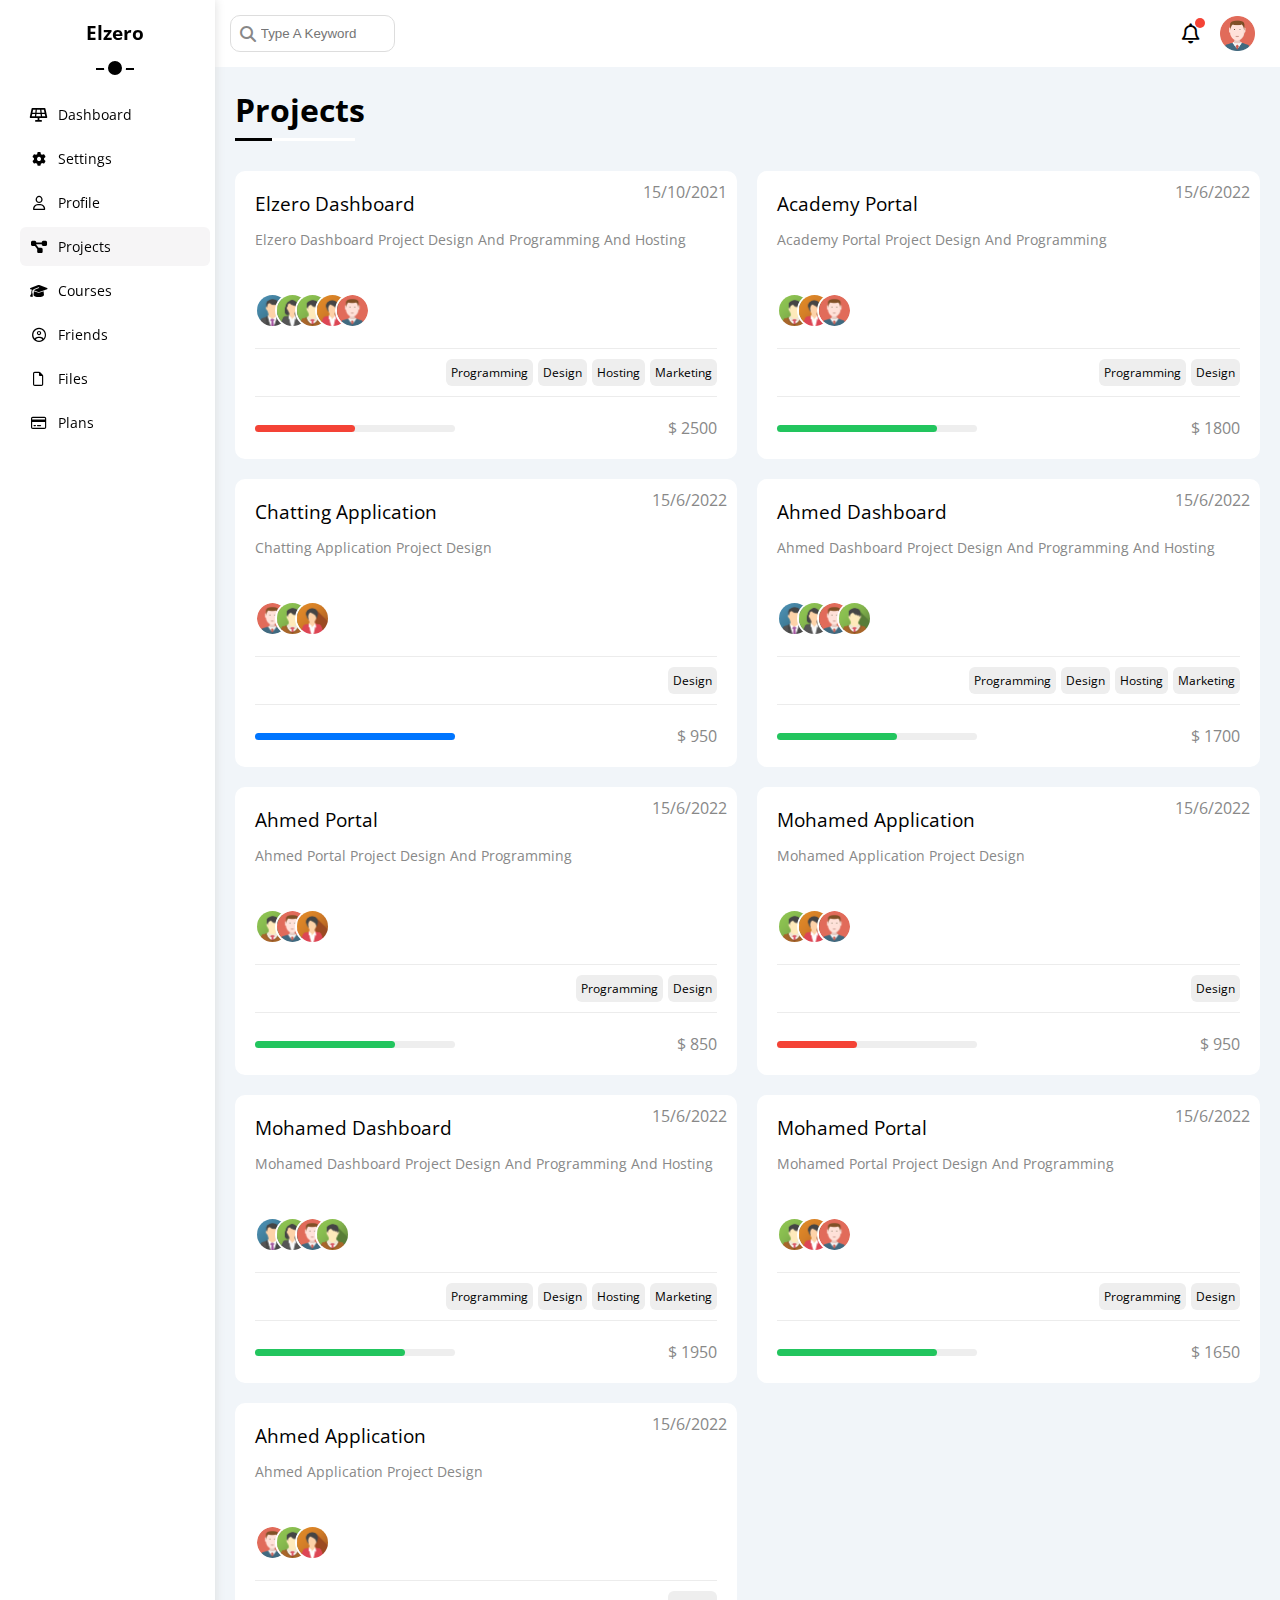
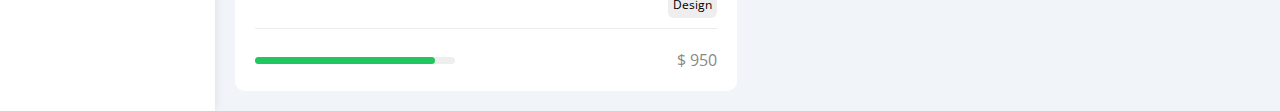
<file: projects.html>
<!DOCTYPE html>
<html lang="en">
  <head>
    <meta charset="UTF-8">
    <meta name="viewport" content="width=device-width, initial-scale=1.0">
    <!-- My Framework -->
    <link rel="stylesheet" href="css/framework.css">
    <!-- Main CSS file (unminified) for development and easier reading -->
    <!-- <link rel="stylesheet" href="css/master.css"> -->
    <!-- Main minified CSS file for production -->
    <link rel="stylesheet" href="css/master.min.css">
    <!-- Render All Elements Normally -->
     <link rel="stylesheet" href="css/all.min.css">
    <!-- Google Fonts -->
    <link rel="preconnect" href="https://fonts.googleapis.com">
    <link rel="preconnect" href="https://fonts.gstatic.com" crossorigin>
    <link href="https://fonts.googleapis.com/css2?family=Open+Sans:ital,wght@0,300..800;1,300..800&display=swap" rel="stylesheet">
    <title>Projects</title>
  </head>
  <body>
    <div class="page d-flex">
      <div class="sidebar bg-white p-20 p-relative">
        <ul>
          <h3 class="p-relative mt-0 txt-c">Elzero</h3>
          <li>
            <a class="d-flex align-center fs-14 c-black rad-6 p-10" href="index.html">
              <i class="fa-solid fa-solar-panel fa-fw"></i>
              <span class="hide-mobile ml-10 fs-14">Dashboard</span>
            </a>
          </li>
            <li>
              <a class="d-flex align-center fs-14 c-black rad-6 p-10" href="settings.html">
                <i class="fa-solid fa-gear fa-fw"></i>
                <span class="hide-mobile ml-10 fs-14">Settings</span>
            </a>
          </li>
          <li>
            <a class="d-flex align-center fs-14 c-black rad-6 p-10" href="profile.html">
              <i class="fa-regular fa-user fa-fw"></i>
              <span class="hide-mobile ml-10 fs-14">Profile</span>
            </a>
          </li>
          <li>
            <a class="active d-flex align-center fs-14 c-black rad-6 p-10" href="projects.html">
              <i class="fa-solid fa-diagram-project fa-fw"></i>
              <span class="hide-mobile ml-10 fs-14">Projects</span>
            </a>
          </li>
          <li>
            <a class="d-flex align-center fs-14 c-black rad-6 p-10" href="courses.html">
              <i class="fa-solid fa-graduation-cap fa-fw"></i>
              <span class="hide-mobile ml-10 fs-14">Courses</span>
            </a>
          </li>
          <li>
            <a class="d-flex align-center fs-14 c-black rad-6 p-10" href="friends.html">
              <i class="fa-regular fa-circle-user fa-fw"></i>
              <span class="hide-mobile ml-10 fs-14">Friends</span>
            </a>
          </li>
          <li>
            <a class="d-flex align-center fs-14 c-black rad-6 p-10" href="files.html">
              <i class="fa-regular fa-file fa-fw"></i>
              <span class="hide-mobile ml-10 fs-14">Files</span>
            </a>
          </li>
          <li>
            <a class="d-flex align-center fs-14 c-black rad-6 p-10" href="plans.html">
              <i class="fa-regular fa-credit-card fa-fw"></i>
              <span class="hide-mobile ml-10 fs-14">Plans</span>
            </a>
          </li>
        </ul>
      </div>
      <div class="content w-full">
        <!-- #region Start Head -->
         <header class="bg-white p-15 between-flex">
          <div class="search p-relative">
            <input class="rad-10 p-10" type="search" name="keyword" placeholder="Type A Keyword">
          </div>
          <div class="icons d-flex align-center gap-20">
            <i class="p-relative fa-regular fa-bell fa-lg"></i>
            <img class="mr-10" src="images/avatar.png" alt="">
          </div>
         </header>
        <!-- #endregion End Head -->
        <!-- #region Main Title -->
          <h1 class="main-title">Projects</h1>
        <!-- #endregion Main Title -->
        <!-- #region Start Projects Page -->
          <div class="projects-page m-20 d-grid gap-20">
            <div class="project bg-white rad-10 p-20 p-relative">
              <div class="head">
                <h3 class="m-0 fs-15 fw-normal">Elzero Dashboard</h3>
                <p class="c-grey fs-14">Elzero Dashboard Project Design And Programming And Hosting</p>
              </div> 
              <div class="images w-full d-flex">
                <img src="images/team-01.png" alt="">
                <img src="images/team-02.png" alt="">
                <img src="images/team-03.png" alt="">
                <img src="images/team-04.png" alt="">
                <img src="images/avatar.png" alt="">
              </div>
              <div class="skills d-flex">
                <div class="skill bg-eee p-5 rad-6">Programming</div>
                <div class="skill bg-eee p-5 rad-6">Design</div>
                <div class="skill bg-eee p-5 rad-6">Hosting</div>
                <div class="skill bg-eee p-5 rad-6">Marketing</div>
              </div>
              <div class="progress between-flex">
                <div class="prog bg-eee p-relative">
                  <span class="bg-red" style="width: 50%;"></span>
                </div>
                <div class="cost c-grey fs-12">
                  $ 2500
                </div>
              </div>
              <div class="date fs-12 c-grey">15/10/2021</div>
            </div>
            <div class="project bg-white rad-10 p-20 p-relative">
              <div class="head">
                <h3 class="m-0 fs-15 fw-normal">Academy Portal</h3>
                <p class="c-grey fs-14">Academy Portal Project Design And Programming</p>
              </div> 
              <div class="images w-full d-flex">
                <img src="images/team-03.png" alt="">
                <img src="images/team-04.png" alt="">
                <img src="images/avatar.png" alt="">
              </div>
              <div class="skills d-flex">
                <div class="skill bg-eee p-5 rad-6">Programming</div>
                <div class="skill bg-eee p-5 rad-6">Design</div>
              </div>
              <div class="progress between-flex">
                <div class="prog bg-eee p-relative">
                  <span class="bg-green" style="width: 80%;"></span>
                </div>
                <div class="cost c-grey fs-12">
                  $ 1800
                </div>
              </div>
              <div class="date fs-12 c-grey">15/6/2022</div>
            </div>
            <div class="project bg-white rad-10 p-20 p-relative">
              <div class="head">
                <h3 class="m-0 fs-15 fw-normal">Chatting Application</h3>
                <p class="c-grey fs-14">Chatting Application Project Design</p>
              </div> 
              <div class="images w-full d-flex">
                <img src="images/avatar.png" alt="">
                <img src="images/team-03.png" alt="">
                <img src="images/team-04.png" alt="">
              </div>
              <div class="skills d-flex">
                <div class="skill bg-eee p-5 rad-6">Design</div>
              </div>
              <div class="progress between-flex">
                <div class="prog bg-eee p-relative">
                  <span class="bg-blue" style="width: 100%;"></span>
                </div>
                <div class="cost c-grey fs-12">
                  $ 950
                </div>
              </div>
              <div class="date fs-12 c-grey">15/6/2022</div>
            </div>
            <div class="project bg-white rad-10 p-20 p-relative">
              <div class="head">
                <h3 class="m-0 fs-15 fw-normal">Ahmed Dashboard</h3>
                <p class="c-grey fs-14">Ahmed Dashboard Project Design And Programming And Hosting</p>
              </div> 
              <div class="images w-full d-flex">
                <img src="images/team-01.png" alt="">
                <img src="images/team-02.png" alt="">
                <img src="images/avatar.png" alt="">
                <img src="images/team-03.png" alt="">
              </div>
              <div class="skills d-flex">
                <div class="skill bg-eee p-5 rad-6">Programming</div>
                <div class="skill bg-eee p-5 rad-6">Design</div>
                <div class="skill bg-eee p-5 rad-6">Hosting</div>
                <div class="skill bg-eee p-5 rad-6">Marketing</div>
              </div>
              <div class="progress between-flex">
                <div class="prog bg-eee p-relative">
                  <span class="bg-green" style="width: 60%;"></span>
                </div>
                <div class="cost c-grey fs-12">
                  $ 1700
                </div>
              </div>
              <div class="date fs-12 c-grey">15/6/2022</div>
            </div>
            <div class="project bg-white rad-10 p-20 p-relative">
              <div class="head">
                <h3 class="m-0 fs-15 fw-normal">Ahmed Portal</h3>
                <p class="c-grey fs-14">Ahmed Portal Project Design And Programming</p>
              </div> 
              <div class="images w-full d-flex">
                <img src="images/team-03.png" alt="">
                <img src="images/avatar.png" alt="">
                <img src="images/team-04.png" alt="">
              </div>
              <div class="skills d-flex">
                <div class="skill bg-eee p-5 rad-6">Programming</div>
                <div class="skill bg-eee p-5 rad-6">Design</div>
              </div>
              <div class="progress between-flex">
                <div class="prog bg-eee p-relative">
                  <span class="bg-green" style="width: 70%;"></span>
                </div>
                <div class="cost c-grey fs-12">
                  $ 850
                </div>
              </div>
              <div class="date fs-12 c-grey">15/6/2022</div>
            </div>
            <div class="project bg-white rad-10 p-20 p-relative">
              <div class="head">
                <h3 class="m-0 fs-15 fw-normal">Mohamed Application</h3>
                <p class="c-grey fs-14">Mohamed Application Project Design</p>
              </div> 
              <div class="images w-full d-flex">
                <img src="images/team-03.png" alt="">
                <img src="images/team-04.png" alt="">
                <img src="images/avatar.png" alt="">
              </div>
              <div class="skills d-flex">
                <div class="skill bg-eee p-5 rad-6">Design</div>
              </div>
              <div class="progress between-flex">
                <div class="prog bg-eee p-relative">
                  <span class="bg-red" style="width: 40%;"></span>
                </div>
                <div class="cost c-grey fs-12">
                  $ 950
                </div>
              </div>
              <div class="date fs-12 c-grey">15/6/2022</div>
            </div>
            <div class="project bg-white rad-10 p-20 p-relative">
              <div class="head">
                <h3 class="m-0 fs-15 fw-normal">Mohamed Dashboard</h3>
                <p class="c-grey fs-14">Mohamed Dashboard Project Design And Programming And Hosting</p>
              </div> 
              <div class="images w-full d-flex">
                <img src="images/team-01.png" alt="">
                <img src="images/team-02.png" alt="">
                <img src="images/avatar.png" alt="">
                <img src="images/team-03.png" alt="">
              </div>
              <div class="skills d-flex">
                <div class="skill bg-eee p-5 rad-6">Programming</div>
                <div class="skill bg-eee p-5 rad-6">Design</div>
                <div class="skill bg-eee p-5 rad-6">Hosting</div>
                <div class="skill bg-eee p-5 rad-6">Marketing</div>
              </div>
              <div class="progress between-flex">
                <div class="prog bg-eee p-relative">
                  <span class="bg-green" style="width: 75%;"></span>
                </div>
                <div class="cost c-grey fs-12">
                  $ 1950
                </div>
              </div>
              <div class="date fs-12 c-grey">15/6/2022</div>
            </div>
            <div class="project bg-white rad-10 p-20 p-relative">
              <div class="head">
                <h3 class="m-0 fs-15 fw-normal">Mohamed Portal</h3>
                <p class="c-grey fs-14">Mohamed Portal Project Design And Programming</p>
              </div> 
              <div class="images w-full d-flex">
                <img src="images/team-03.png" alt="">
                <img src="images/team-04.png" alt="">
                <img src="images/avatar.png" alt="">
              </div>
              <div class="skills d-flex">
                <div class="skill bg-eee p-5 rad-6">Programming</div>
                <div class="skill bg-eee p-5 rad-6">Design</div>
              </div>
              <div class="progress between-flex">
                <div class="prog bg-eee p-relative">
                  <span class="bg-green" style="width: 80%;"></span>
                </div>
                <div class="cost c-grey fs-12">
                  $ 1650
                </div>
              </div>
              <div class="date fs-12 c-grey">15/6/2022</div>
            </div>
            <div class="project bg-white rad-10 p-20 p-relative">
              <div class="head">
                <h3 class="m-0 fs-15 fw-normal">Ahmed Application</h3>
                <p class="c-grey fs-14">Ahmed Application Project Design</p>
              </div> 
              <div class="images w-full d-flex">
                <img src="images/avatar.png" alt="">
                <img src="images/team-03.png" alt="">
                <img src="images/team-04.png" alt="">
              </div>
              <div class="skills d-flex">
                <div class="skill bg-eee p-5 rad-6">Design</div>
              </div>
              <div class="progress between-flex">
                <div class="prog bg-eee p-relative">
                  <span class="bg-green" style="width: 90%;"></span>
                </div>
                <div class="cost c-grey fs-12">
                  $ 950
                </div>
              </div>
              <div class="date fs-12 c-grey">15/6/2022</div>
            </div>
          </div>
        <!-- #endregion End Projects Page -->
      </div>
    </div>
  </body>
</html>
</file>
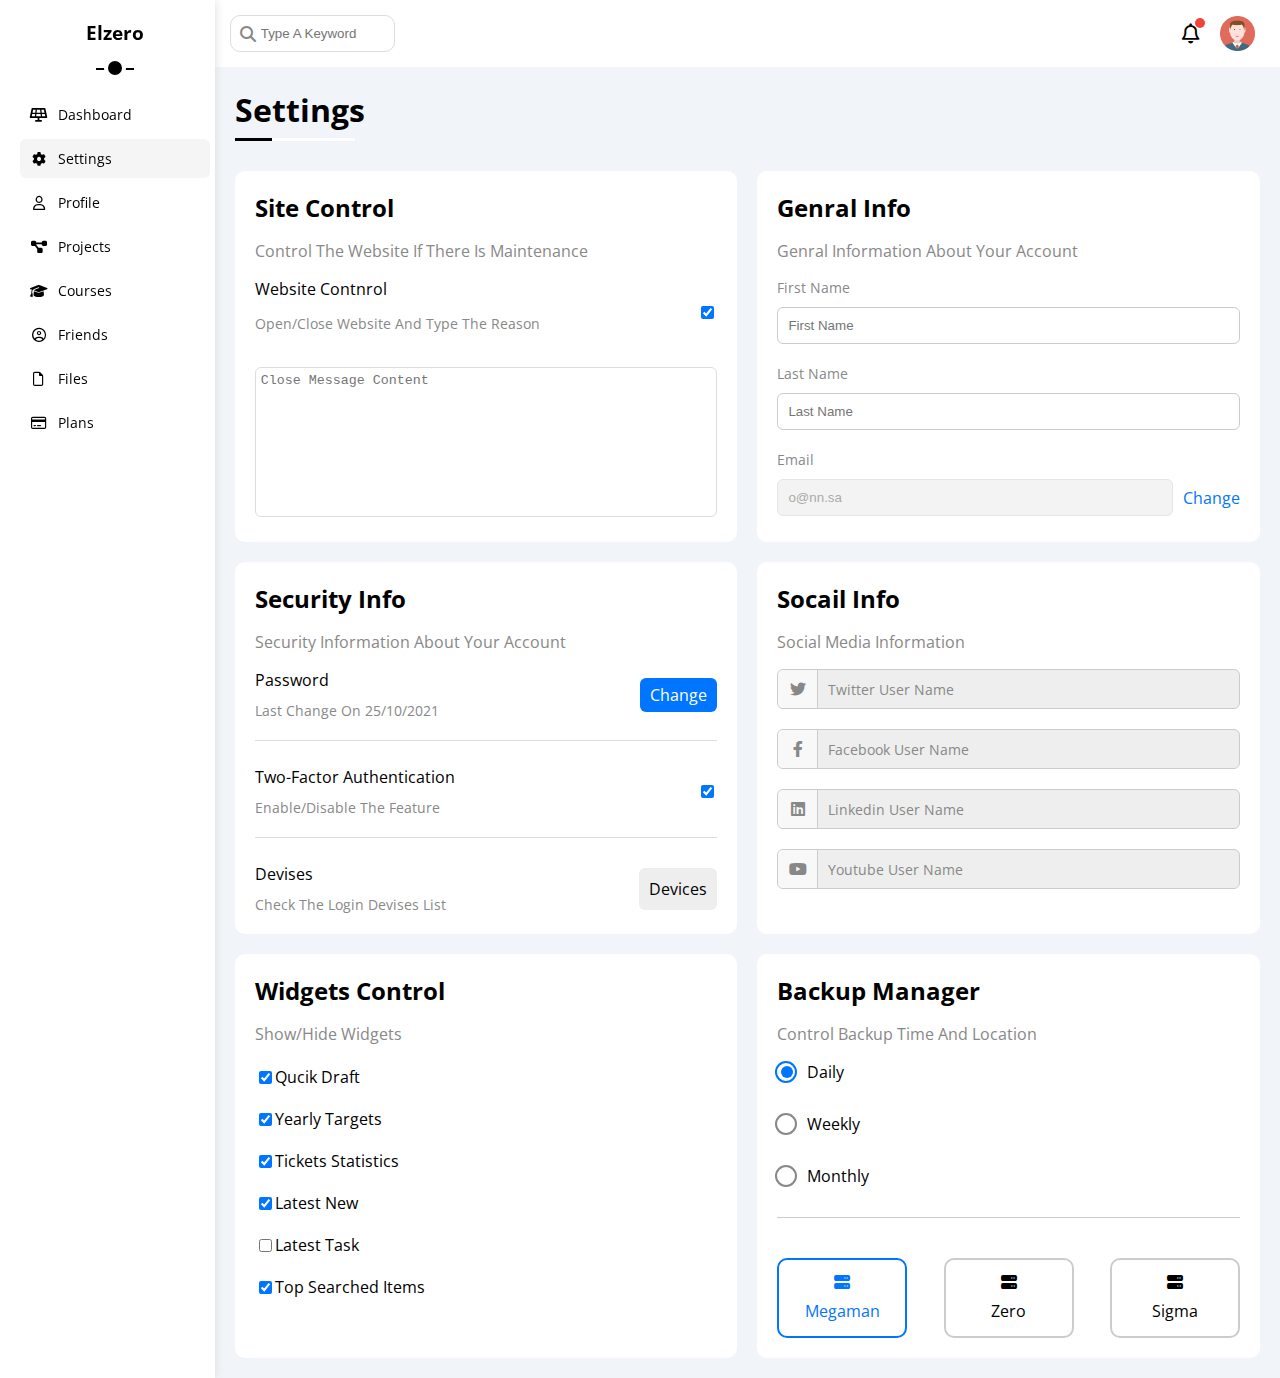
<file: settings.html>
<!DOCTYPE html>
<html lang="en">
  <head>
    <meta charset="UTF-8">
    <meta name="viewport" content="width=device-width, initial-scale=1.0">
    <!-- My Framework -->
    <link rel="stylesheet" href="css/framework.css">
    <!-- Main CSS file (unminified) for development and easier reading -->
    <!-- <link rel="stylesheet" href="css/master.css"> -->
    <!-- Main minified CSS file for production -->
    <link rel="stylesheet" href="css/master.min.css">
    <!-- Render All Elements Normally -->
     <link rel="stylesheet" href="css/all.min.css">
    <!-- Google Fonts -->
    <link rel="preconnect" href="https://fonts.googleapis.com">
    <link rel="preconnect" href="https://fonts.gstatic.com" crossorigin>
    <link href="https://fonts.googleapis.com/css2?family=Open+Sans:ital,wght@0,300..800;1,300..800&display=swap" rel="stylesheet">
    <title>Settings</title>
  </head>
  <body> 
    <div class="page d-flex">
      <div class="sidebar bg-white p-20 p-relative">
        <ul>
          <h3 class="p-relative mt-0 txt-c">Elzero</h3>
          <li>
            <a class="d-flex align-center fs-14 c-black rad-6 p-10" href="index.html">
              <i class="fa-solid fa-solar-panel fa-fw"></i>
              <span class="hide-mobile ml-10 fs-14">Dashboard</span>
            </a>
          </li>
            <li>
              <a class="active d-flex align-center fs-14 c-black rad-6 p-10" href="settings.html">
                <i class="fa-solid fa-gear fa-fw"></i>
                <span class="hide-mobile ml-10 fs-14">Settings</span>
            </a>
          </li>
          <li>
            <a class="d-flex align-center fs-14 c-black rad-6 p-10" href="profile.html">
              <i class="fa-regular fa-user fa-fw"></i>
              <span class="hide-mobile ml-10 fs-14">Profile</span>
            </a>
          </li>
          <li>
            <a class="d-flex align-center fs-14 c-black rad-6 p-10" href="projects.html">
              <i class="fa-solid fa-diagram-project fa-fw"></i>
              <span class="hide-mobile ml-10 fs-14">Projects</span>
            </a>
          </li>
          <li>
            <a class="d-flex align-center fs-14 c-black rad-6 p-10" href="courses.html">
              <i class="fa-solid fa-graduation-cap fa-fw"></i>
              <span class="hide-mobile ml-10 fs-14">Courses</span>
            </a>
          </li>
          <li>
            <a class="d-flex align-center fs-14 c-black rad-6 p-10" href="friends.html">
              <i class="fa-regular fa-circle-user fa-fw"></i>
              <span class="hide-mobile ml-10 fs-14">Friends</span>
            </a>
          </li>
          <li>
            <a class="d-flex align-center fs-14 c-black rad-6 p-10" href="files.html">
              <i class="fa-regular fa-file fa-fw"></i>
              <span class="hide-mobile ml-10 fs-14">Files</span>
            </a>
          </li>
          <li>
            <a class="d-flex align-center fs-14 c-black rad-6 p-10" href="plans.html">
              <i class="fa-regular fa-credit-card fa-fw"></i>
              <span class="hide-mobile ml-10 fs-14">Plans</span>
            </a>
          </li>
        </ul>
      </div>
      <div class="content w-full">
        <!-- #region Start Head -->
          <header class="bg-white p-15 between-flex">
            <div class="search p-relative">
              <input class="rad-10 p-10" type="search" name="keyword" placeholder="Type A Keyword">
            </div>
            <div class="icons d-flex align-center gap-20">
              <i class="p-relative fa-regular fa-bell fa-lg"></i>
              <img class="mr-10" src="images/avatar.png" alt="">
            </div>
          </header>
        <!-- #endregion End Head -->
        <!-- #region Main Title -->
          <h1 class="main-title">Settings</h1>
        <!-- #endregion Main Title -->
        <!-- #region Start Settings Page -->
          <div class="settings-page m-20 d-grid gap-20">
            <!-- #region Start Site Control -->
              <div class="site-control bg-white rad-10 p-20">
                <div class="head">
                  <h3 class="m-0 fs-24">Site Control</h3>
                  <p class="c-grey fs-15">Control The Website If There Is Maintenance</p>
                </div>
                <div class="website-control between-flex">
                  <div class="label">
                    <h3 class="fs-16 fw-normal m-0  ">Website Contnrol</h3>
                    <p class="c-grey fs-14">Open/Close Website And Type The Reason</p>
                  </div>
                  <label>
                    <input type="checkbox" class="toggle-checkbox" checked>
                    <div class="toggle-switch"></div>
                  </label>
                </div>
                <textarea class="w-full p-5 mt-20 rad-6" name="message" placeholder="Close Message Content"></textarea>
              </div>
            <!-- #endregion End Site Control -->
            <!-- #region Start Genral Info -->
              <div class="genral-info rad-10 p-20 bg-white">
                <div class="head">
                  <h3 class="m-0 fs-24">Genral Info</h3>
                  <p class="c-grey fs-15">Genral Information About Your Account</p>
                </div>
                <div class="input mb-20">
                  <div class="label fs-14 c-grey mb-10">First Name</div>
                  <input type="text" name="First Name" class="w-full p-10 rad-6" placeholder="First Name">
                </div>
                <div class="input mb-20">
                  <div class="label fs-14 c-grey mb-10">Last Name</div>
                  <input type="text" name="Last Name" class="w-full p-10 rad-6" placeholder="Last Name">
                </div>
                <div class="input">
                  <div class="label fs-14 c-grey mb-10">Email</div>
                  <div class="email between-flex">
                    <input type="email" name="email" class="p-10 flex-1 rad-6" value="o@nn.sa" disabled>
                    <a href="#" class="change fs-16 c-blue ml-10">Change</a>
                  </div>
                </div>
              </div>
            <!-- #endregion End Genral Info -->
            <!-- #region Start Security -->
              <div class="security-info bg-white rad-10 p-20">
                <div class="head">
                  <h3 class="m-0 fs-24">Security Info</h3>
                  <p class="c-grey fs-15">Security Information About Your Account</p>
                </div>
                <div class="box between-flex">
                  <div class="label">
                    <h3 class="fs-16 fw-normal m-0 mb-10">Password</h3>
                    <p class="c-grey fs-14 m-0 pb-10">Last Change On 25/10/2021</p>
                  </div>
                  <div class="button">
                    <a class="p-10 bg-blue c-white rad-6 fs-16" href="#">Change</a>
                  </div>
                </div>
                <div class="box between-flex">
                  <div class="label">
                    <h3 class="fs-16 fw-normal m-0 mb-10">Two-Factor Authentication</h3>
                    <p class="c-grey fs-14 m-0 pb-10">Enable/Disable The Feature</p>
                  </div>
                  <label>
                    <input class="toggle-checkbox" type="checkbox" checked>
                    <div class="toggle-switch"></div>
                  </label>
                </div>
                <div class="box  between-flex">
                  <div class="label">
                    <h3 class="fs-16 fw-normal m-0 mb-10">Devises</h3>
                    <p class="c-grey fs-14 m-0 pb-10">Check The Login Devises List</p>
                  </div>
                  <div class="button grey">
                    <a class="p-10 bg-eee c-black rad-6 fs-16" href="#">Devices</a>
                  </div>
                </div>
              </div>
            <!-- #endregion End Security -->
            <!-- #region Start Social Info -->
              <div class="social-info rad-10 bg-white p-20">
                <div class="head">
                  <h3 class="m-0 fs-24">Socail Info</h3>
                  <p class="c-grey fs-15">Social Media Information</p>
                </div>    
                <div class="box mb-20 bg-eee c-grey d-flex align-center rad-6">
                  <i class="fa-brands fa-twitter txt-c p-relative"></i>
                  <p class="fs-14">Twitter User Name</p>
                </div>            
                <div class="box mb-20 bg-eee c-grey d-flex align-center rad-6">
                  <i class="fa-brands fa-facebook-f txt-c p-relative"></i>
                  <p class="fs-14">Facebook User Name</p>
                </div>            
                <div class="box mb-20 bg-eee c-grey d-flex align-center rad-6">
                  <i class="fa-brands fa-linkedin txt-c p-relative"></i>
                  <p class="fs-14">Linkedin User Name</p>
                </div>            
                <div class="box bg-eee c-grey d-flex align-center rad-6">
                  <i class="fa-brands fa-youtube txt-c p-relative"></i>
                  <p class="fs-14">Youtube User Name</p>
                </div>            
              </div>
            <!-- #endregion End Social Info -->
            <!-- #region Start Widgets Control -->
              <div class="widgets-control bg-white rad-10 p-20">
                <div class="head">
                  <h3 class="m-0 fs-24">Widgets Control</h3>
                  <p class="c-grey fs-15">Show/Hide Widgets</p>
                </div>   
                <div class="box d-flex mb-10 align-center">
                  <input class="custom-checkbox" type="checkbox" id="one" checked>
                  <label for="one" class="custom-label fs-16 m-0 d-flex align-center">Qucik Draft</p>
                </div>
                <div class="box d-flex mb-10 align-center">
                  <input class="custom-checkbox" type="checkbox" id="two" checked>
                  <label for="two" class="custom-label fs-16 m-0 d-flex align-center">Yearly Targets</p>
                </div>
                <div class="box d-flex mb-10 align-center">
                  <input class="custom-checkbox" type="checkbox" id="three" checked>
                  <label for="three" class="custom-label fs-16 m-0 d-flex align-center">Tickets Statistics</p>
                </div>
                <div class="box d-flex mb-10 align-center">
                  <input class="custom-checkbox" type="checkbox" id="four" checked>
                  <label for="four" class="custom-label fs-16 m-0 d-flex align-center">Latest New</p>
                </div>
                <div class="box d-flex mb-10 align-center">
                  <input class="custom-checkbox" type="checkbox" id="five">
                  <label for="five" class="custom-label fs-16 m-0 d-flex align-center">Latest Task</p>
                </div>
                <div class="box d-flex mb-10 align-center">
                  <input class="custom-checkbox" type="checkbox" id="six" checked>
                  <label for="six" class="custom-label fs-16 m-0 d-flex align-center">Top Searched Items</p>
                </div>
              </div>
            <!-- #endregion End Widgets Control -->
            <!-- #region Start Backup Manager -->
              <div class="backup-manager bg-white rad-10 p-20">
                <div class="head">
                  <h3 class="m-0 fs-24">Backup Manager</h3>
                  <p class="c-grey fs-15">Control Backup Time And Location</p>
                </div>
                  <div class="date">
                  <div class="time mb-15">
                    <input type="radio" name="time" id="day" checked>
                    <label for="day">Daily</label>
                  </div>  
                  <div class="time mb-15">
                    <input type="radio" name="time" id="week">
                    <label for="week">Weekly</label>
                  </div>  
                  <div class="time mb-15">
                    <input type="radio" name="time" id="month">
                    <label for="month">Monthly</label>
                  </div> 
                </div> 
                <div class="location between-flex">
                  <div class="box">
                    <input type="radio" name="location" id="megaman" checked>
                    <label for="megaman">
                      <i class="fa-solid fa-server d-block mb-10"></i>
                      <p class="m-0">Megaman</p>
                    </label>
                  </div>
                  <div class="box">
                    <input type="radio" name="location" id="zero">
                    <label for="zero">
                      <i class="fa-solid fa-server d-block mb-10"></i>
                      <p class="m-0">Zero</p>
                    </label>
                  </div>
                  <div class="box">
                    <input type="radio" name="location" id="sigma">
                    <label for="sigma">
                      <i class="fa-solid fa-server d-block mb-10"></i>
                      <p class="m-0">Sigma</p>
                    </label>
                  </div>
                </div>
              </div>
            <!-- #endregion End Backup Manager -->
          </div>
        <!-- #endregion End Settings Page -->
    </div>
  </body>
</html>
</file>
<file: css/framework.css>
/* #region root */
:root {
  --blue-color: #0075FF;
  --blue-color-light: rgb(0 117 255 / 20%);
  --blue-alt-color: #0d69d5;
  --orange-color: #f59e0b;
  --orange-color-light: rgb(245 158 11 / 20%);
  --green-color: #22c55e;
  --green-color-light: rgb(34 197 94 / 20%);
  --red-color: #f44336;
	--red-color-light: rgb(244 67 54 / 20%);
  --grey-color: #888;
  --transition-duration: 0.3s;
  --awesome-family: "Font Awesome 5 Free";
}
/* #endregion root */
/* #region Start Box */
.d-flex {
	display: flex;
}
.align-center {
	align-items: center;
}
.flex-1 {
	flex: 1;
}
.d-grid {
	display: grid;
}
.gap-20 {
	gap: 20px;
}
.d-block {
	display: block;
}
.w-full {
	width: 100%;
}
.over-hidden {
	overflow: hidden;
}
@media (max-width: 767px) {
	.block-mobile {
		display: block;
	}	
}
/* #endregion End Box */
/* #region Start Pdding + Margin */
.p-5 {
	padding: 5px;
}
.p-10 {
	padding: 10px;
}
.p-15 {
	padding: 15px;
}
.p-20 {
	padding: 20px;
}
.pt-20 {
	padding-top: 20px;
}
.pb-20 {
	padding-bottom: 20px;
}
.pl-20 {
	padding-left: 20px;
}
.m-0 {
	margin: 0;
}
.m-20 {
	margin: 20px;
}
.mt-0 {
	margin-top: 0;
}
.mt-10 {
	margin-top: 10px;
}
.mt-20 {
	margin-top: 20px;
}
.mr-10 {
	margin-right: 10px;
}
.mr-20 {
	margin-right: 20px;
}
.mb-10 {
	margin-bottom: 10px;
}
.mb-20 {
	margin-bottom: 20px;
}
.mb-25 {
	margin-bottom: 25px;
}
.mb-50 {
	margin-bottom: 50px;
}
.ml-10 {
	margin-left: 10px;
}
.ml-20 {
	margin-left: 20px;
}
/* #endregion End Pdding + Margin */
/* #region Start Color */
.bg-white {
	background-color: white;
}
.bg-grey {
	background-color: var(--grey-color);
}
.bg-eee {
	background-color: #eee;
}
.bg-blue {
	background-color: var(--blue-color);
}
.bg-blue-light {
	background-color: var(--blue-color-light);
}
.bg-orange {
	background-color: var(--orange-color);
}
.bg-orange-light {
	background-color: var(--orange-color-light);
}
.bg-green {
	background-color: var(--green-color);
}
.bg-green-light {
	background-color: var(--green-color-light);
}
.bg-red {
	background-color: var(--red-color);
}
.bg-red-light {
	background-color: var(--red-color-light);
}
.c-black {
	color: black;
}
.c-grey {
	color: var(--grey-color);
}
.c-white {
	color: white;
}
.c-blue {
	color: var(--blue-color);
}
.c-orange {
	color: var(--orange-color);
}
.c-green {
	color: var(--green-color)
}
.c-red {
	color: var(--red-color);
}
/* #endregion End Color */
/* #region Start Position */
.p-relative {
	position: relative;
}
.p-absolute {
	position: absolute;
}
/* #endregion End Position */
/* #region Start Font */
.txt-c {
	text-align: center;
}
.fw-normal {
	font-weight: normal;
}
.fw-bold {
	font-weight: bold;
}
.fs-14 {
	font-size: 14px;
}
.fs-16 {
	font-size: 16px;
}
.fs-24 {
	font-size: 24px;
}
@media (max-width: 767px) {
	.txt-c-mobile {
		text-align: center;
	}	
}
/* #endregion End Font */
/* #region Start Border */
.rad-6 {
	border-radius: 6px;
}
.rad-10 {
	border-radius: 10px;
}
/* #endregion End Border */
/* #region Start Mobile */
@media (max-width: 767px) {
	.hide-mobile {
		display: none;
	}
}
/* #endregion End Mobile */
/* #region Start Components */
.between-flex {
	display: flex;
	align-items: center;
	justify-content: space-between;
}
.main-title {
	width: fit-content;
	position: relative;
	padding-left: 20px;
	transition: letter-spacing var(--transition-duration);
	margin-bottom: 40px;
}
.main-title:hover {
	letter-spacing: 1px;
}
.main-title::before,
.main-title::after {
	content: "";
	height: 3px;
	position: absolute;
	left: 20px;
	bottom: -10px;	
}
.main-title::before {
	background-color: white;
	width: 80%;
}
.main-title::after {
	background-color: black;
	width: 25%;
	transition-duration: var(--transition-duration);
}
.main-title:hover::after {
	width: 80%;
}
/* #endregion End Components */
</file>
<file: css/master.css>
/* #region Start Global Rules  */
:root {
  --blue-color: #0075FF;
  --blue-color-light: rgb(0 117 255 / 20%);
  --blue-alt-color: #0d69d5;
  --orange-color: #f59e0b;
  --orange-color-light: rgb(245 158 11 / 20%);
  --green-color: #22c55e;
  --green-color-light: rgb(34 197 94 / 20%);
  --red-color: #f44336;
  --red-color-light: rgb(244 67 54 / 20%);
  --grey-color: #888;
  --transition-duration: 0.3s;
  --awesome-family: "Font Awesome 5 Free";
}
* {
  box-sizing: border-box;
  -webkit-box-sizing: border-box;
  -moz-box-sizing: border-box;
}
::-webkit-scrollbar {
  width: 10px;
}
::-webkit-scrollbar-track {
  background-color: white;
}
::-webkit-scrollbar-thumb {
  background-color: var(--blue-color);
  border-radius: 10px;
}
::-webkit-scrollbar-thumb:hover {
  background-color: var(--blue-alt-color);
}
a {
  text-decoration: none;
}
ul {
  margin: 0;
  padding: 0;
  list-style: none;
}
*:focus {
  outline: none;
}
html {
  scroll-behavior: smooth;
}
body {
  font-family: "Open Sans", sans-serif;
  margin: 0;
}
/* #endregion Global Rules */
/* #region Start Dashboard Page */
.page {
  min-height: 100vh;
  background-color: #F1F5F9;
}
/* #region Start Sidebar */
.sidebar {
  width: 250px;
  box-shadow: 0px 0px 10px #DDD;
}
.sidebar > ul {
  position: fixed;
}
.sidebar > ul > h3 {
  margin-bottom: 50px;
}
.sidebar ul li a {

  transition-duration: var(--transition-duration);
  margin-bottom: 5px;
}
.sidebar ul li a.active,
.sidebar ul li a:hover {
  background-color: #f6f5f6;
}
@media (min-width: 767px) {
  .sidebar > ul li {
    width: 190px;
  }
  .sidebar > ul > h3::before,
  .sidebar > ul > h3::after {
    content: "";
    position: absolute;
    background-color: black;
    transform: translateX(-50%);
  }
  .sidebar > ul > h3::before {
    width: 50%;
    height: 2px;
    left: 50%;
    bottom: -25px;
    transition-duration: var(--transition-duration);
  }
  .sidebar:hover > ul > h3::before {
    width: 20%;
    left: 50%;
    transform: translateX(-50%);
    height: 2px;
  }
  .sidebar > ul > h3::after {
    width: 14px;
    height: 14px;
    border-radius: 50%;
    left: 50%;
    bottom: -34px;
    border: 4px solid white;
  }
  .sidebar:hover > ul > h3::after {
    animation-name: up-down;
    animation-timing-function: linear;
    animation-iteration-count: infinite;
    animation-duration: 1s;;
  }
}
@media (max-width: 767px) {
  .sidebar {
    width: 62px;
    padding: 10px
  }
  .sidebar > ul > h3 {
    font-size: 13px;
    margin-bottom: 15px;
  }
}
/* #endregion End Sidebar */
/* #region Start Content */
.content {
  overflow: hidden;
}
/* #region Start Head */
header .search::before {
  content: "\f002";
  font-family: var(--awesome-family);
  font-weight: 900;
  position: absolute;
  top: 50%;
  transform: translateY(-50%);
  left: 10px;
  color: var(--grey-color);
}
header .search input {
  border: 1px solid #DDD;
  padding-left: 30px;
  width: 165px;
  transition-duration: var(--transition-duration);
}
header .search input:focus {
  width: 200px;
}
header .search .input::placeholder {
  color: var(--grey-color);
}
header .search input:focus::placeholder {
  color: transparent;
}
header .icons i::after {
  content: "";
  position: absolute;
  width: 10px;
  height: 10px;
  border-radius: 50%;
  background-color: var(--red-color);
  right: -5px;
  top: -15px;
}
header .icons img {
  width: 35px;
}
/* #endregion End Head */
/* #region Start Wrapper */
.wrapper {
  grid-template-columns: repeat(auto-fill, minmax(450px, 1fr));
  margin-left: 20px;
  margin-right: 20px;
}
@media (max-width: 767px) {
  .wrapper {
    grid-template-columns: minmax(200px, 1fr);
    margin-right: 10px;
    margin-left: 10px;
    gap: 10px;
  }
}
/* #region Start Welcome */
.welcome .intro .image img {
  width: 200px;
}
.welcome .avatar {
  width: 64px;
  border: 2px solid white;
  margin-top: -32px;
  margin-left: 10px;
  box-shadow: 0px 0px 5px #DDD;
  border-radius: 50%;
  position: relative;
}
.welcome .info {
  justify-content: space-around;
  border-top: 1px solid #eeeeee;
  border-bottom: 1px solid #eeeeee;
  margin-top: 25px;
}
.welcome .info h4 {
  font-weight: bold;
  font-size: 17px;
  margin: 0;
}
.welcome .link {
  display: block;
  width: fit-content;
  margin: 20px 20px 10px auto;
  padding: 5px 10px;
  transition-duration: var(--transition-duration);
}
.welcome .link:hover {
  background-color: var(--blue-alt-color);
}
@media (max-width: 767px) {
  .welcome .info {
    flex-direction: column;
  }
  .welcome .avatar {
    margin-left: 0px;
  }
  .welcome .info > div:not(:last-of-type) {
    margin-bottom: 20px;
  }
}
/* #endregion End Welcome */
/* #region Start Quick Draft */
.quick-draft form input[type="text"],
.quick-draft form textarea {
  border: none;
}
.quick-draft form textarea {
  height: 175px;
  resize: none;
}
.quick-draft form input[type="submit"] {
  display: block;
  border: none;
  margin: 10px 10px 30px auto;
  padding: 5px 10px;
  cursor: pointer;
  transition-duration: var(--transition-duration);
}
.quick-draft form input[type="submit"]:hover {
  background-color: var(--blue-alt-color);
}
/* #endregion End Quick Draft */
/* #region Start Yearly Targets */
.yearly-targets .box .progress i {
  width: 80px;
  height: 80px;
}
.yearly-targets .box .progress i::before {
  position: absolute;
  top: 50%;
  left: 50%;
  transform: translate(-50%, -50%);
  transition-duration: var(--transition-duration);
}
.yearly-targets .box .progress i:hover::before {
  transform: rotate(25deg) translate(-50%, -50%);
}
.yearly-targets .box .progress .line div {
  height: 4px;
}
.yearly-targets .box .progress .line div span {
  position: absolute;
  right: -18px;
  top: -35px;
  padding: 2px 5px;
}
.yearly-targets .box .progress .line div span::before {
  content: "";
  position: absolute;
  bottom: -12px;
  left: 50%;
  transform: translateX(-50%);
  border-width: 7px;
  border-color: transparent;
  border-style: solid;
  transition-duration: var(--transition-duration);
}
.yearly-targets .box .progress .line div span:hover::before {
  bottom: -22px;
}
.yearly-targets .box .progress:nth-child(1) .line div span::before {
  border-top-color: var(--blue-color);
}
.yearly-targets .box .progress:nth-child(2) .line div span::before {
  border-top-color: var(--orange-color);
}
.yearly-targets .box .progress:nth-child(3) .line div span::before {
  border-top-color: var(--green-color);
}
/* #endregion End Yearly Targets */
/* #region Start Tickets */
.tickets .box {
  grid-template-columns: repeat(auto-fill, minmax(200px, 1fr))
}
.tickets .box .element {
  flex-direction: column;
  align-items: center;
  justify-content: center;
  border: 1px solid #ddd;
  transition-duration: var(--transition-duration);
}
.tickets .box .element:hover {
  background-color: #fafafa;
  transform: translateY(-10px);
}
@media (max-width: 767px) {
  .tickets .box  {
  grid-template-columns: 1fr;
  }
}
/* #endregion End Tickets */
/* #region Start Latest News */
.latest-news .holder {
  transition-duration: var(--transition-duration);
}
.latest-news .holder:hover {
  padding-left: 10px;
}
.latest-news .holder:not(:last-child) {
  border-bottom: 1px solid #DDD;
  padding-bottom: 10px;
}
.latest-news .holder .box .image img {
  width: 100px;
}
.latest-news .holder .box h3 {
  font-size: 16px;
}
.latest-news .holder .last-seen {
  background-color: #eaeaea;
}
@media (max-width: 767px) {
  .latest-news .holder,
  .latest-news .holder .box {
    display: flex;
    flex-direction: column;
    text-align: center;
    gap: 10px;
  }
  .latest-news .holder:hover {
    transform: translateY(-5px);
    padding-left: 0px;
  }
}
/* #endregion End Latest News */
/* #region Start Latest Tasks */
.latest-tasks .holder {
  transition-duration: var(--transition-duration);
}
.latest-tasks .holder:not(.deleted):hover {
  padding-left: 10px;
}
.latest-tasks .holder:not(:last-child) {
  border-bottom: 1px solid #eaeaea;
  padding-bottom: 10px;
  padding-top: 5px;
}
.latest-tasks .deleted {
  opacity: 20%;
}
.latest-tasks .deleted .task {
  text-decoration: line-through;
}
.latest-tasks .holder:not(.deleted) i {
  transition-duration: var(--transition-duration);
  cursor: pointer;
} 
.latest-tasks .holder:not(.deleted) i:hover {
  color: var(--red-color);
  font-size: 18px;
}
@media (max-width: 767px) {
  .latest-tasks .holder {
    padding-bottom: 20px !important;
  }
}
/* #endregion End Latest Tasks */
/* #region Start Top Searched Items */
.top .head {
  margin-bottom: 40px;
}
.top .row .search-count {
  background-color: #ebebeb;
}
.top .row {
  transition-duration: var(--transition-duration);
}
.top .row:hover {
  padding-left: 10px;
}
/* #endregion End Top Searched Items */
/* #region Start Latest Uploads */
.latest-uploads .holder:not(:last-of-type) {
  padding-bottom: 10px;
  border-bottom: 1px solid #ededed;
}
.latest-uploads .holder .box .image img {
  width: 40px;
  transition-duration: var(--transition-duration);
}
.latest-uploads .holder .box .image:hover img {
  transform: translateY(-5px);
}
.latest-uploads .holder .size {
  padding: 5px 8px;
  background-color: #eaeaea;
}
/* #endregion End Latest Uploads */
/* #region Start Last Project Progress */
.progress ul::before {
  content: "";
  width: 2px;
  height: 100%;
  left: 11px;
  position: absolute;
  background-color: var(--blue-color);
}
.progress ul li::before {
  content: "";
  display: block;
  width: 20px;
  height: 20px;
  background-color: var(--blue-color);
  border-radius: 50%;
  border: 2px solid white;
  outline: 2px solid var(--blue-color);
  margin-right: 15px;
}
.progress ul li:nth-child(4)::before {
  animation-name: change-background;
  animation-timing-function: linear;
  animation-duration: 1.5s;
  animation-direction: alternate;
  animation-iteration-count: infinite;
}
.progress ul li:last-child::before {
  background-color: white;
}
.progress .image {
  justify-content: flex-end;
  opacity: 0.2;
}
.progress .image img {
  width: 200px;
}
/* #endregion End Last Project Progress */
/* #region Start Reminders */
.reminders ul li {
  padding-left: 30px;
  transition: var(--transition-duration);
}
.reminders ul li:hover {
  padding-left: 35px;
}
.reminders ul li::before {
  content: "";
  width: 2px;
  height: 100%;
  position: absolute;
  background-color: white;
  top: 0;
  left: 20px;
}
.reminders ul li:nth-child(1)::before {
  background-color: var(--blue-color);
}
.reminders ul li:nth-child(2)::before {
  background-color: var(--green-color);
}
.reminders ul li:nth-child(3)::before {
  background-color: var(--orange-color);
}
.reminders ul li:nth-child(4)::before {
  background-color: var(--red-color);
}
.reminders ul li::after {
  content: "";
  width: 15px;
  height: 15px;
  position: absolute;
  left: -10px;
  top: 50%;
  transform: translateY(-50%);
  border-radius: 50%;
  background-color: white;
}
.reminders ul li:nth-child(1)::after {
  background-color: var(--blue-color);
}
.reminders ul li:nth-child(2)::after {
  background-color: var(--green-color);
}
.reminders ul li:nth-child(3)::after {
  background-color: var(--orange-color);
}
.reminders ul li:nth-child(4)::after {
  background-color: var(--red-color);
}
/* #endregion End Remiders */
/* #region Start Latest Post */
.latest-post .author {
  justify-content: flex-end;
}
.latest-post .content {
  border-top: 1px solid #eaeaea;
  border-bottom: 1px solid #eaeaea;
  min-height: 150px;
  line-height: 1.6;
  font-size: 19px;
}
.latest-post .author img {
  width: 60px;
}
/* #endregion End Latest Post */
/* #region Start Social Media Stats */
.social-stats .box {
  height: 60px;
  padding-left: 0px;
}
.social-stats .twitter {
  background-color: rgb(29 161 242 / 20%);
}
.social-stats .facebook {
  background-color: rgb(24 119 242 / 20%);
}
.social-stats .youtube {
  background-color: rgb(255 0 0 / 20%);
}
.social-stats .linkedin {
  background-color: rgb(0 119 181 / 20%);
}
.social-stats .box .social i {
  height: 60px;
  width: 60px;
  transition-duration: var(--transition-duration);
}
.social-stats .box .social i:hover {
  transform: rotate(5deg);
}
.social-stats .twitter .button,
.social-stats .twitter .social i {
  background-color: #1da1f2;
}
.social-stats .facebook .button,
.social-stats .facebook .social i {
  background-color: #1877f2;
}
.social-stats .youtube .button,
.social-stats .youtube .social i {
  background-color: red;
}
.social-stats .linkedin .social i {
  background-color: #0077b5;
  font-size: 35px;
}
.social-stats .box .social i::before {
  position: absolute;
  top: 50%;
  left: 50%;
  transform: translate(-50%, -50%);
}
.social-stats .box .button {
  padding: 5px 10px;
  cursor: pointer;
}
.social-stats  .linkedin .button {
  background-color: #0077b5;
}
/* face #1877f2
link #0077b5
 */
/* #endregion End Social Media Stats */
/* #endregion End Wrapper */
/* #region Start Projects Table */
.projects .responsive-table {
  overflow-x: auto;
}
.projects table {
  min-width: 1000px;
  border-spacing: 0;
}
.projects tbody tr:hover td {
  background-color: #FAF7F7;
}
.projects table td {
  padding: 15px;
}
.projects thead td {
  background-color: #EEE;
  font-weight: bold;
  transition-duration: var(--transition-duration);
}
.projects tbody td {
  border-left: 1px solid #EEE;
  border-bottom: 1px solid #EEE;
}
.projects tbody tr td:last-child {
  border-right: 1px solid #EEE;
}
.projects .responsive-table table tbody tr td img {
  width: 32px;
  height: 32px;
  border-radius: 50%;
}
.projects tbody img:not(:last-child) {
  margin-right: -20px;
}
.projects table .label {
  padding: 5px 6px;
  border-radius: 6px;
  font-size: 13px;
}
/* #endregion End Projects Table */
/* #endregion End Content */
/* #endregion End Dashboard Page */
/* #region Start Settings Page */
.settings-page {
  grid-template-columns: repeat(auto-fill, minmax(450px, 1fr));
  margin-left: 20px;
  margin-right: 20px;
}
@media (max-width: 767px) {
  .settings-page {
    grid-template-columns: minmax(200px, 1fr);
    margin-right: 10px;
    margin-left: 10px;
    gap: 10px;
  }
}
/* #region Start Site Control */
.site-control textarea {
  height: 150px;
  resize: none;
  border: 1px solid #DDD;
}
@media (max-width: 767px) {
  .site-control .website-control .label p {
    font-size: 12px;
  }
}
/* #endregion End Site Contro */
/* #region Start Genral Info */
.genral-info input {
  border: 1px solid #CCC;
}
.genral-info input[type="email"] {
  opacity: 0.5;
  background-color: #e9e9e9;
}
/* #endregion End Genral Info */
/* #region Start Security Info */
.security-info .box:not(:last-of-type) {
  margin-bottom: 25px;
  padding-bottom: 20px;
  border-bottom: 1px solid #DDD;
}
.security-info .box:not(:last-of-type) .button a {
  transition-duration: var(--transition-duration);
  padding: 6px 10px;
}
.security-info .box:not(:last-of-type) .button:hover a {
  background-color: var(--blue-alt-color);
}
.security-info .box .grey a {
  transition-duration: var(--transition-duration);
}
.security-info .box .grey:hover a {
  background-color: #DDD;
}
/* #endregion End Security Info */
/* #region Start Social Information */
.social-info .box  {
  height: 40px;
  overflow: hidden;
  border: 1px solid #CCC;
}
.social-info .box i {
  display: flex;
  align-items: center;
  justify-content: center;
  margin-right: 10px;
  background-color: #f8f8f8;
  height: 40px;
  width: 40px;
  border-right: 1px solid #CCC;
}
/* #endregion End Social Information */
/* #region Start Widgets Control*/

/* #endregion End Widgets Control*/
/* #region Start Backup Manager */
.backup-manager .time input {
  -webkit-appearance: none;
  appearance: none;
  display: none;
}
.backup-manager .time label {
  padding-left: 30px;
  position: relative;
  cursor: pointer;
  display: block;
  margin-bottom: 30px;
}
.backup-manager .date {
  border-bottom: 1px solid #CCC;
}
.backup-manager .time label::before,
.backup-manager .time label::after {
  content: "";
  position: absolute;
  border-radius: 50%;
}
.backup-manager .time label::before {
  width: 18px;
  height: 18px;
  background-color: white;
  outline: 2px solid var(--grey-color);
  left: 0px;
  top: 50%;
  transform: translateY(-50%);
}
.backup-manager .time input:checked + label::before {
  outline-color: var(--blue-color);
}
.backup-manager .time label::after {
  width: 12px;
  height: 12px;;
  background-color: transparent;
  left: 3.3px;
  top: 4.5px;
  transform: scale(0);
  transition-duration: var(--transition-duration);
}
.backup-manager .time input:checked + label::after {
  transform: scale(1);
  background-color: var(--blue-color);
}
.backup-manager .location {
  margin-top: 40px;
}
.backup-manager .location .box input {
  -webkit-appearance: none;
  appearance: none;
  display: none;
}
.backup-manager .location .box label {
  display: flex;
  align-items: center;
  justify-content: center;
  flex-wrap: wrap;
  cursor: pointer;
  border: 2px solid #CCC;
  text-align: center;
  width: 130px;
  height: 80px;
  border-radius: 10px;
  flex-direction: column;
}
.backup-manager .location .box input:checked + label {
  border-color: var(--blue-color);
  color: var(--blue-color);
}
@media (max-width: 767px) {
  .backup-manager .location {
    flex-direction: column;
    gap: 10px;
  }
  .backup-manager .location .box {
    width: 100%;
  }
  .backup-manager .location .box label {
    width: 100%;
  }
}
/* #endregion End Backup Manager */
/* #endregion End Settings Page */
/* #region Start Profile Page */
/* #region Start Profile */
.profile .box {
  flex-direction: column;
  padding: 20px 50px;
}
.profile .box img {
  width: 100px;
  border-radius: 50%;
  box-shadow: 0px 0px 10px #DDD;
}
.profile .info {
  border-left: 1px solid #e8e8e8;
}
.profile .info .holder {
  flex-wrap: wrap;
}
@media (max-width: 767px) {
  .profile {
    flex-direction: column;
  }
  .profile .info .holder {
    text-align: center;
  }
}
.profile .info .holder:not(:last-of-type) {
  border-bottom: 1px solid #e8e8e8;
}
.profile  h3:not(.first) {
  margin-bottom: -10px;
}
.profile .box h3 + p {
  position: relative;
  margin-bottom: 40px;
}
.profile .box h3 + p::before,
.profile .box h3 + p::after {
  content: "";
  height: 5px;
  position: absolute;
  transform: translateX(-50%);
  bottom: -20px;
  border-radius: 5px;

}
.profile .box h3 + p::before {
  width: 150px;
  left: 50%;
  background-color: #e1e1e1;
}
.profile .box h3 + p::after {
  width: 100px;
  left: 0px;
  background-color: var(--blue-color);
}
.profile .box ul li i {
  font-size: 14px;
}
.profile .info .holder .part {
  min-width: 250px;
}
.profile label {
  min-width: 250px;
}
.profile label .toggle-switch {
  width: 68px;
  height: 22px;
}
.profile label .toggle-switch::before {
  font-size: 10px;
  width: 14px;
  height: 14px;
}
/* #endregion End Profile */
/* #region Start Other Data */
@media (max-width: 911px) {
  .other-data {
    flex-direction: column;
  }
}
/* #region Start My Skills */
.my-skills .holder {
  border-bottom: 1px solid #f0f0f0;
  padding-bottom: 10px;
}
/* #endregion End My Skills */
/* #region Start Latest Activites */
.latest-activites .box {
  padding: 15px 0px;
}
.latest-activites .box .act img {
  width: 60px;
}
.latest-activites .box:not(.last) {
  border-bottom: 1px solid #e7e7e7;
}
@media (max-width: 991px) {
  .latest-activites .box {
    flex-direction: column;
    text-align: center;
  }
  .latest-activites .box .act {
    flex-direction: column;
  }
  .latest-activites .box .act img {
    margin-right: 0px;
    margin-bottom: 10px;
  }
  .latest-activites .box .act .text p {
    margin-bottom: 10px;
  }
}
/* #endregion End Latest Activites */
/* #endregion End Other Data */
/* #region Start Profile Page */
/* #region Start Animation */
@keyframes change-background {
  100% {
    background-color: white;
  }
}
@keyframes up-down {
  0%, 100% {
    transform: translate(-50%, 0px);
  }
  35% {
    transform: translate(-50%, -10px);
  }
  80% {
    transform: translate(-50%, 10px);
  }
}
/* #endregion End Animation */
</file>
<file: css/master.min.css>
body,ul{margin:0}.quick-draft form input[type=submit],.welcome .link{padding:5px 10px;display:block;transition-duration:var(--transition-duration)}.backup-manager .time label::after,.courses-page .info .more-info,.files .file img,.files-page .upload .button,.files-page .upload .row,.friends-page .contact i,.latest-news .holder,.latest-tasks .holder,.latest-tasks .holder:not(.deleted) i,.latest-uploads .holder .box .image img,.projects thead td,.quick-draft form input[type=submit],.security-info .box .grey a,.security-info .box:not(:last-of-type) .button a,.sidebar ul li a,.social-stats .box .social i,.tickets .box .element,.top .row,.welcome .link,.yearly-targets .box .progress i::before,header .search input{transition-duration:var(--transition-duration)}.files-page .upload .button:hover+i,.progress ul li:nth-child(4)::before{animation-iteration-count:infinite;animation-timing-function:linear;animation-direction:alternate}:root{--blue-color:#0075FF;--blue-color-light:rgb(0 117 255 / 20%);--blue-alt-color:#0d69d5;--orange-color:#f59e0b;--orange-color-light:rgb(245 158 11 / 20%);--green-color:#22c55e;--green-color-light:rgb(34 197 94 / 20%);--red-color:#f44336;--red-color-light:rgb(244 67 54 / 20%);--grey-color:#888;--transition-duration:0.3s;--awesome-family:"Font Awesome 5 Free"}*{box-sizing:border-box;-webkit-box-sizing:border-box;-moz-box-sizing:border-box}::-webkit-scrollbar{width:10px}::-webkit-scrollbar-track{background-color:#fff}::-webkit-scrollbar-thumb{background-color:var(--blue-color);border-radius:10px}::-webkit-scrollbar-thumb:hover{background-color:var(--blue-alt-color)}a{text-decoration:none}ul{padding:0;list-style:none}:focus{outline:0}html{scroll-behavior:smooth}body{font-family:"Open Sans",sans-serif}.page{min-height:100vh;background-color:#f1f5f9}.sidebar{width:250px;box-shadow:0 0 10px #ddd}.sidebar>ul{position:fixed}.sidebar>ul>h3{margin-bottom:50px}.sidebar ul li a{margin-bottom:5px}.sidebar ul li a.active,.sidebar ul li a:hover{background-color:#f6f5f6}@media (min-width:767px){.sidebar>ul li{width:190px}.sidebar>ul>h3::after,.sidebar>ul>h3::before{content:"";position:absolute;background-color:#000;transform:translateX(-50%)}.sidebar>ul>h3::before{width:50%;height:2px;left:50%;bottom:-25px;transition-duration:var(--transition-duration)}.sidebar:hover>ul>h3::before{width:20%;left:50%;transform:translateX(-50%);height:2px}.sidebar>ul>h3::after{width:14px;height:14px;border-radius:50%;left:50%;bottom:-34px;border:4px solid #fff}.sidebar:hover>ul>h3::after{animation-name:up-down;animation-timing-function:linear;animation-iteration-count:infinite;animation-duration:1s}}.content{overflow:hidden}header .search::before{content:"\f002";font-family:var(--awesome-family);font-weight:900;position:absolute;top:50%;transform:translateY(-50%);left:10px;color:var(--grey-color)}header .search input{border:1px solid #ddd;padding-left:30px;width:165px}.progress .image img,.welcome .intro .image img,header .search input:focus{width:200px}header .search .input::placeholder{color:var(--grey-color)}header .search input:focus::placeholder{color:transparent}header .icons i::after{content:"";position:absolute;width:10px;height:10px;border-radius:50%;background-color:var(--red-color);right:-5px;top:-15px}.progress ul li::before,.progress ul::before{background-color:var(--blue-color);content:""}header .icons img{width:35px}.settings-page,.wrapper{grid-template-columns:repeat(auto-fill,minmax(450px,1fr));margin-left:20px;margin-right:20px}.welcome .avatar{width:64px;border:2px solid #fff;margin-top:-32px;margin-left:10px;box-shadow:0 0 5px #ddd;border-radius:50%;position:relative}.welcome .info{justify-content:space-around;border-top:1px solid #eee;border-bottom:1px solid #eee;margin-top:25px}.welcome .info h4{font-weight:700;font-size:17px;margin:0}.welcome .link{width:fit-content;margin:20px 20px 10px auto}.courses-page .info .more-info:hover,.files-page .upload .button:hover,.quick-draft form input[type=submit]:hover,.security-info .box:not(:last-of-type) .button:hover a,.welcome .link:hover{background-color:var(--blue-alt-color)}.quick-draft form input[type=text],.quick-draft form textarea{border:none}.quick-draft form textarea{height:175px;resize:none}.quick-draft form input[type=submit]{border:none;margin:10px 10px 30px auto;cursor:pointer}.profile .box h3+p,.top .head{margin-bottom:40px}.yearly-targets .box .progress i{width:80px;height:80px}.yearly-targets .box .progress i::before{position:absolute;top:50%;left:50%;transform:translate(-50%,-50%)}.yearly-targets .box .progress i:hover::before{transform:rotate(25deg) translate(-50%,-50%)}.yearly-targets .box .progress .line div{height:4px}.yearly-targets .box .progress .line div span{position:absolute;right:-18px;top:-35px;padding:2px 5px}.yearly-targets .box .progress .line div span::before{content:"";position:absolute;bottom:-12px;left:50%;transform:translateX(-50%);border:7px solid transparent;transition-duration:var(--transition-duration)}.yearly-targets .box .progress .line div span:hover::before{bottom:-22px}.yearly-targets .box .progress:first-child .line div span::before{border-top-color:var(--blue-color)}.yearly-targets .box .progress:nth-child(2) .line div span::before{border-top-color:var(--orange-color)}.yearly-targets .box .progress:nth-child(3) .line div span::before{border-top-color:var(--green-color)}.tickets .box{grid-template-columns:repeat(auto-fill,minmax(200px,1fr))}.tickets .box .element{flex-direction:column;align-items:center;justify-content:center;border:1px solid #ddd}.tickets .box .element:hover{background-color:#fafafa;transform:translateY(-10px)}.latest-news .holder:hover,.latest-tasks .holder:not(.deleted):hover,.top .row:hover{padding-left:10px}.latest-news .holder:not(:last-child){border-bottom:1px solid #ddd;padding-bottom:10px}.latest-news .holder .box .image img{width:100px}.latest-news .holder .box h3{font-size:16px}.latest-news .holder .last-seen{background-color:#eaeaea}.latest-tasks .holder:not(:last-child){border-bottom:1px solid #eaeaea;padding-bottom:10px;padding-top:5px}.latest-tasks .deleted{opacity:20%}.latest-tasks .deleted .task{text-decoration:line-through}.latest-tasks .holder:not(.deleted) i{cursor:pointer}.latest-tasks .holder:not(.deleted) i:hover{color:var(--red-color);font-size:18px}.top .row .search-count{background-color:#ebebeb}.latest-uploads .holder:not(:last-of-type){padding-bottom:10px;border-bottom:1px solid #ededed}.latest-uploads .holder .box .image img{width:40px}.latest-uploads .holder .box .image:hover img{transform:translateY(-5px)}.latest-uploads .holder .size{padding:5px 8px;background-color:#eaeaea}.progress ul::before{width:2px;height:100%;left:11px;position:absolute}.progress ul li::before{display:block;width:20px;height:20px;border-radius:50%;border:2px solid #fff;outline:2px solid var(--blue-color);margin-right:15px}.progress ul li:nth-child(4)::before{animation-name:change-background;animation-duration:1.5s}.progress ul li:last-child::before{background-color:#fff}.progress .image{justify-content:flex-end;opacity:.2}.reminders ul li{padding-left:30px;transition:var(--transition-duration)}.reminders ul li:hover{padding-left:35px}.reminders ul li::before{content:"";width:2px;height:100%;position:absolute;background-color:#fff;top:0;left:20px}.reminders ul li:first-child::after,.reminders ul li:first-child::before{background-color:var(--blue-color)}.reminders ul li:nth-child(2)::after,.reminders ul li:nth-child(2)::before{background-color:var(--green-color)}.reminders ul li:nth-child(3)::after,.reminders ul li:nth-child(3)::before{background-color:var(--orange-color)}.reminders ul li:nth-child(4)::after,.reminders ul li:nth-child(4)::before{background-color:var(--red-color)}.reminders ul li::after{content:"";width:15px;height:15px;position:absolute;left:-10px;top:50%;transform:translateY(-50%);border-radius:50%;background-color:#fff}.latest-post .author{justify-content:flex-end}.latest-post .content{border-top:1px solid #eaeaea;border-bottom:1px solid #eaeaea;min-height:150px;line-height:1.6;font-size:19px}.latest-activites .box .act img,.latest-post .author img{width:60px}.social-stats .box{height:60px;padding-left:0}.social-stats .twitter{background-color:rgb(29 161 242 / 20%)}.social-stats .facebook{background-color:rgb(24 119 242 / 20%)}.social-stats .youtube{background-color:rgb(255 0 0 / 20%)}.social-stats .linkedin{background-color:rgb(0 119 181 / 20%)}.social-stats .box .social i{height:60px;width:60px}.files .file:hover img,.social-stats .box .social i:hover{transform:rotate(5deg)}.social-stats .twitter .button,.social-stats .twitter .social i{background-color:#1da1f2}.social-stats .facebook .button,.social-stats .facebook .social i{background-color:#1877f2}.social-stats .youtube .button,.social-stats .youtube .social i{background-color:red}.social-stats .linkedin .social i{background-color:#0077b5;font-size:35px}.social-stats .box .social i::before{position:absolute;top:50%;left:50%;transform:translate(-50%,-50%)}.social-stats .box .button{padding:5px 10px;cursor:pointer}.social-stats .linkedin .button{background-color:#0077b5}.projects .responsive-table{overflow-x:auto}.projects table{min-width:1000px;border-spacing:0}.projects tbody tr:hover td{background-color:#faf7f7}.projects table td{padding:15px}.projects thead td{background-color:#eee;font-weight:700}.projects tbody td{border-left:1px solid #eee;border-bottom:1px solid #eee}.projects tbody tr td:last-child{border-right:1px solid #eee}.projects .responsive-table table tbody tr td img{width:32px;height:32px;border-radius:50%}.projects tbody img:not(:last-child){margin-right:-20px}.projects table .label{padding:5px 6px;border-radius:6px;font-size:13px}.files .file>i,.projects-page .skills .skill{font-size:12px}.site-control textarea{height:150px;resize:none;border:1px solid #ddd}.genral-info input,.social-info .box{border:1px solid #ccc}.genral-info input[type=email]{opacity:.5;background-color:#e9e9e9}.security-info .box:not(:last-of-type){margin-bottom:25px;padding-bottom:20px;border-bottom:1px solid #ddd}.security-info .box:not(:last-of-type) .button a{padding:6px 10px}.security-info .box .grey:hover a{background-color:#ddd}.social-info .box{height:40px;overflow:hidden}.social-info .box i{display:flex;align-items:center;justify-content:center;margin-right:10px;background-color:#f8f8f8;height:40px;width:40px;border-right:1px solid #ccc}.backup-manager .location .box input,.backup-manager .time input{-webkit-appearance:none;appearance:none;display:none}.backup-manager .time label{padding-left:30px;position:relative;cursor:pointer;display:block;margin-bottom:30px}.backup-manager .date{border-bottom:1px solid #ccc}.backup-manager .time label::after,.backup-manager .time label::before{content:"";position:absolute;border-radius:50%}.backup-manager .time label::before{width:18px;height:18px;background-color:#fff;outline:2px solid var(--grey-color);left:0;top:50%;transform:translateY(-50%)}.backup-manager .time input:checked+label::before{outline-color:var(--blue-color)}.backup-manager .time label::after{width:12px;height:12px;background-color:transparent;left:3.3px;top:4.5px;transform:scale(0)}.backup-manager .time input:checked+label::after{transform:scale(1);background-color:var(--blue-color)}.backup-manager .location{margin-top:40px}.backup-manager .location .box label{display:flex;align-items:center;justify-content:center;flex-wrap:wrap;cursor:pointer;border:2px solid #ccc;text-align:center;width:130px;height:80px;border-radius:10px;flex-direction:column}.backup-manager .location .box input:checked+label{border-color:var(--blue-color);color:var(--blue-color)}.profile .box{flex-direction:column;padding:20px 50px}.profile .box img{width:100px;border-radius:50%;box-shadow:0 0 10px #ddd}.profile .info{border-left:1px solid #e8e8e8}.profile .info .holder{flex-wrap:wrap}.profile .info .holder:not(:last-of-type){border-bottom:1px solid #e8e8e8}.profile h3:not(.first){margin-bottom:-10px}.profile .box h3+p{position:relative}.profile .box h3+p::after,.profile .box h3+p::before{content:"";height:5px;position:absolute;transform:translateX(-50%);bottom:-20px;border-radius:5px}.profile .box h3+p::before{width:150px;left:50%;background-color:#e1e1e1}.profile .box h3+p::after{width:100px;left:0;background-color:var(--blue-color)}.profile .box ul li i{font-size:14px}.files-page .upload,.profile .info .holder .part,.profile label{min-width:250px}.profile label .toggle-switch{width:68px;height:22px}.profile label .toggle-switch::before{font-size:10px;width:14px;height:14px}@media (max-width:911px){.other-data{flex-direction:column}}.my-skills .holder{border-bottom:1px solid #f0f0f0;padding-bottom:10px}.latest-activites .box{padding:15px 0}.latest-activites .box:not(.last){border-bottom:1px solid #e7e7e7}@media (max-width:991px){.latest-activites .box{flex-direction:column;text-align:center}.latest-activites .box .act{flex-direction:column}.latest-activites .box .act img{margin-right:0;margin-bottom:10px}.latest-activites .box .act .text p{margin-bottom:10px}}.projects-page{grid-template-columns:repeat(auto-fill,minmax(400px,1fr))}.projects-page .images img{width:35px;border-radius:50%;margin-top:30px;margin-bottom:20px;margin-right:-15px;border:2px solid #fff}.projects-page .images img:hover{z-index:1}.projects-page .skills{justify-content:flex-end;gap:5px;border-top:1px solid #ececec;border-bottom:1px solid #ececec;padding-top:10px;padding-bottom:10px}.files .file img,.projects-page .progress{padding-top:20px}.projects-page .progress .prog{height:7px;border-radius:5px;width:200px}.projects-page .progress .prog span{border-radius:5px;display:block;height:7px;z-index:1}.projects-page .date{position:absolute;right:10px;top:10px}.friends-page{grid-template-columns:repeat(auto-fill,minmax(250px,1fr))}.friends-page .contact{position:absolute;left:10px;top:10px}.friends-page .contact i{margin-right:5px;background-color:#eee;width:30px;height:30px;display:flex;align-items:center;justify-content:center;border-radius:50%;font-size:12px;color:var(--grey-color)}.friends-page .contact i:hover{background-color:var(--blue-color);color:#fff}.friends-page .friend .image{justify-content:center;padding-top:20px}.friends-page .friend .image img{width:90px;border-radius:50%}.friends-page .friend .name,.friends-page .friend .stats{border-bottom:1px solid #eee;padding-bottom:15px}.friends-page .friend .stats>div{padding-bottom:0}.friends-page .friend .stats .vip{display:none}.friends-page .friend .stats .vip.active{display:block;position:absolute;right:5px;top:50%;transform:translateY(-50%);color:var(--orange-color);opacity:20%;font-size:40px;font-weight:700}.friends-page .friend .actions .prof-remove{gap:10px}.friends-page .friend .actions .prof-remove a{padding:5px 7px}.courses-page{grid-template-columns:repeat(auto-fill,minmax(300px,1fr))}.courses-page .image>img{max-width:100%}.courses-page .image img:last-of-type{width:60px;left:20px;top:20px;position:absolute;border-radius:50%;border:2px solid #fff}.courses-page .info{border-bottom:1px solid #eee;margin-bottom:20px}.courses-page .info .more-info{position:absolute;bottom:0;left:50%;transform:translate(-50%,50%)}.courses-page .veiws-price{padding-bottom:10px;padding-left:10px;padding-right:10px}.files-page{align-items:flex-start;flex-direction:row-reverse}.files{grid-template-columns:repeat(auto-fill,minmax(175px,1fr));flex:1}.files .file{display:flex;align-items:center;justify-content:center;flex-direction:column}.files .file>i{position:absolute;left:10px;top:10px}.files .file img{width:60px;margin-bottom:15px}.files .file .date-size{border-top:1px solid #eee;padding-top:10px}.files-page .upload .row{display:flex;align-items:center;height:60px;border:1px solid #eee;margin-bottom:10px}.files-page .upload .row:hover{background-color:#f2f2f2}.files-page .upload .row i{height:35px;width:35px;display:flex;align-items:center;justify-content:center;font-size:16px}.files-page .upload .row .blue{background-color:var(--blue-color-light)}.files-page .upload .row .green{background-color:var(--green-color-light)}.files-page .upload .row .red{background-color:var(--red-color-light)}.files-page .upload .row .orange{background-color:var(--orange-color-light)}.files-page .upload .button{margin:10px auto;display:block;width:fit-content;padding-left:30px}.files-page .upload .container{width:fit-content;position:relative;margin:0 auto}.files-page .upload .container i{position:absolute;left:7px;top:7px}.files-page .upload .button:hover+i{animation-name:up;animation-duration:.8s}.plans{grid-template-columns:repeat(auto-fill,minmax(450px,1fr))}@media (max-width:767px){.sidebar{width:62px;padding:10px}.sidebar>ul>h3{font-size:13px;margin-bottom:15px}.settings-page,.wrapper{grid-template-columns:minmax(200px,1fr);margin-right:10px;margin-left:10px;gap:10px}.profile,.welcome .info{flex-direction:column}.welcome .avatar{margin-left:0}.welcome .info>div:not(:last-of-type){margin-bottom:20px}.tickets .box{grid-template-columns:1fr}.latest-news .holder,.latest-news .holder .box{display:flex;flex-direction:column;text-align:center;gap:10px}.latest-news .holder:hover{transform:translateY(-5px);padding-left:0}.latest-tasks .holder{padding-bottom:20px!important}.site-control .website-control .label p{font-size:12px}.backup-manager .location{flex-direction:column;gap:10px}.backup-manager .location .box,.backup-manager .location .box label,.files-page .upload{width:100%}.profile .info .holder{text-align:center}.projects-page{grid-template-columns:minmax(200px,1fr);margin:20px 10px;gap:10px}.courses-page,.friends-page{gap:10px;margin:20px 10px}.files-page{flex-direction:column;align-items:normal}.plans{grid-template-columns:minmax(250px,1fr);margin-left:10px;margin-right:10px;gap:10px}}.plans .plan{box-shadow:0 0 10px #ddd;-webkit-box-shadow:0 0 10px #ddd;-moz-box-shadow:0 0 10px #ddd}.plans .plan .price{flex-direction:column}.plans .plan:first-child .price{border:3px solid #fff;outline:3px solid var(--green-color)}.plans .plan:nth-child(2) .price{border:3px solid #fff;outline:3px solid var(--blue-color)}.plans .plan:nth-child(3) .price{border:3px solid #fff;outline:3px solid var(--orange-color)}.plans .plan .price h3:first-of-type{font-size:25px;margin-bottom:5px}.plans .plan .price h3:last-of-type{font-size:40px;margin:0 0 20px;font-weight:400}.plans .plan .price h3:last-of-type span{position:absolute;font-size:20px;top:-1px;left:-12px}.plans .plan ul li{border-bottom:1px solid #eee;padding-bottom:20px;padding-top:10px}.plans .plan .join{margin-top:10px;padding-bottom:5px}.plans .plan .join a{padding:5px 10px}@keyframes up{0%,100%{top:7px;left:7px}50%{top:2px;left:7px}}@keyframes change-background{100%{background-color:#fff}}@keyframes up-down{0%,100%{transform:translate(-50%,0)}35%{transform:translate(-50%,-10px)}80%{transform:translate(-50%,10px)}}
</file>
